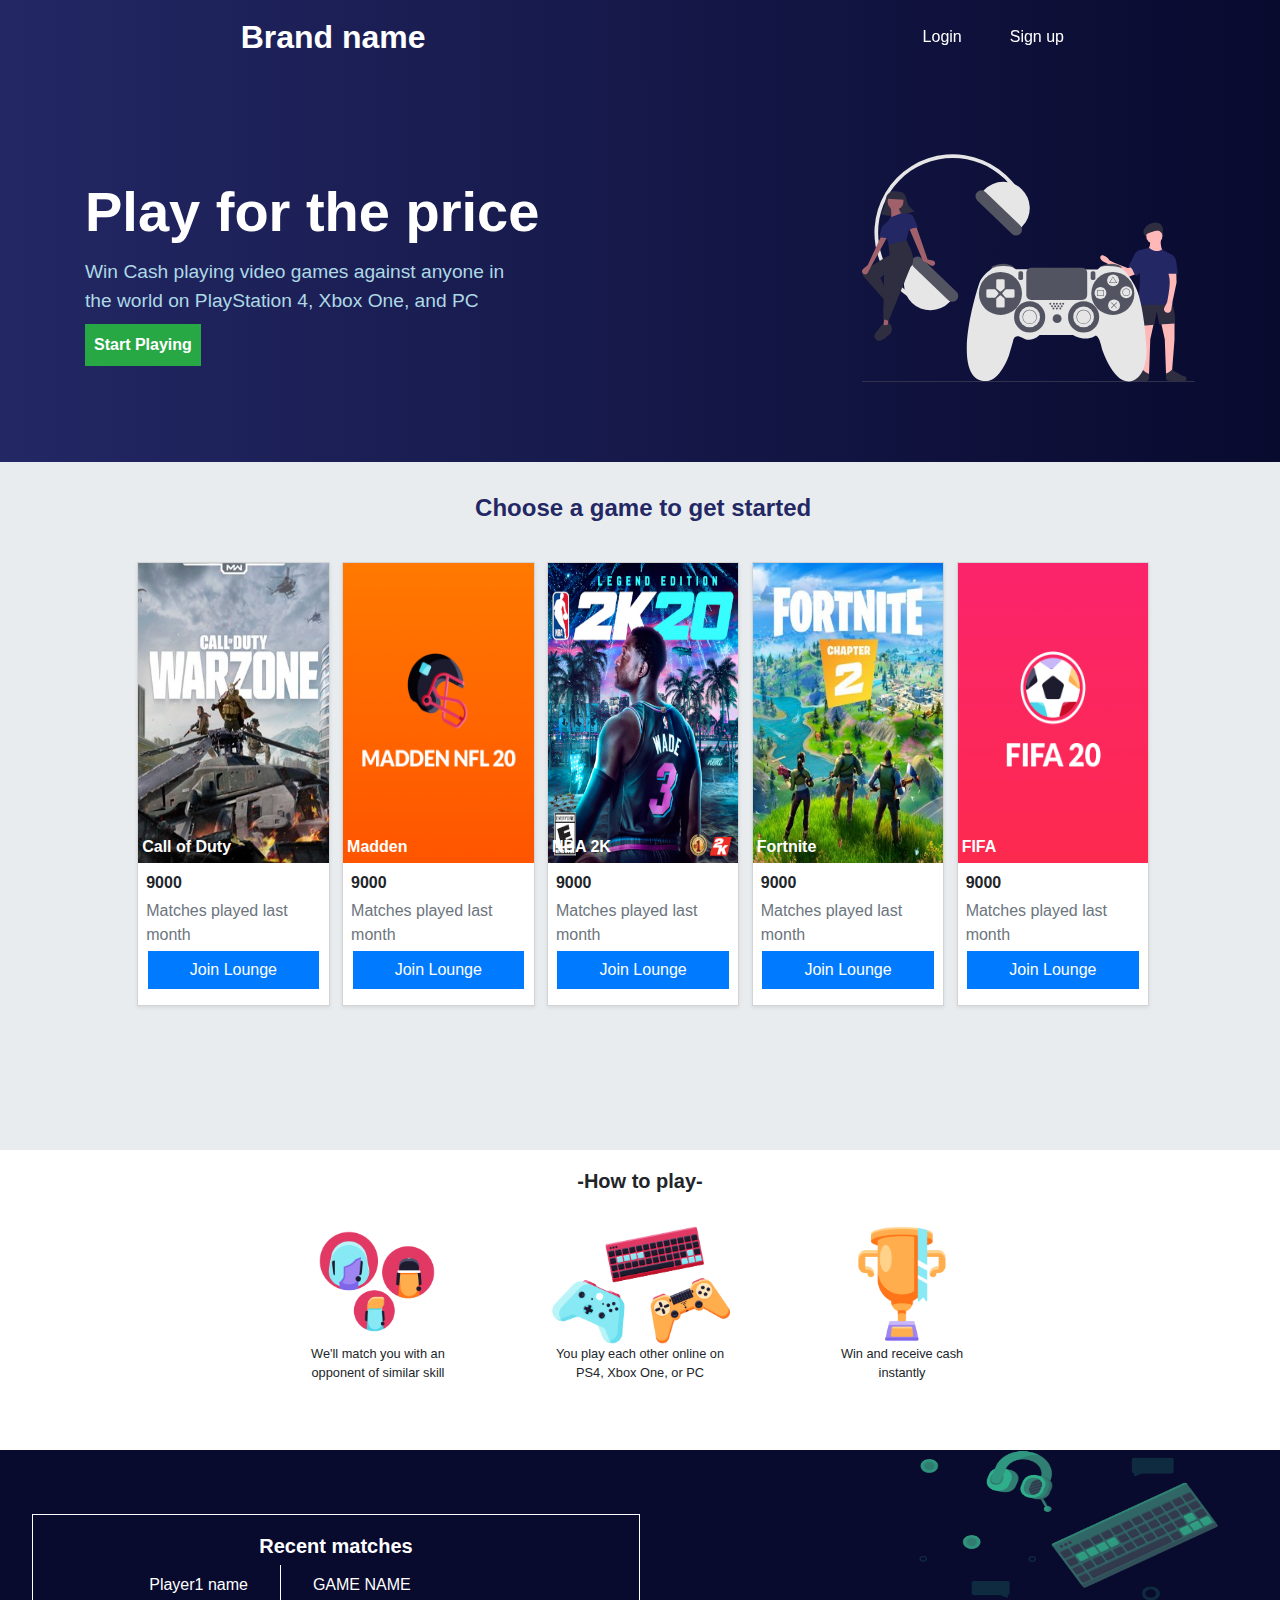
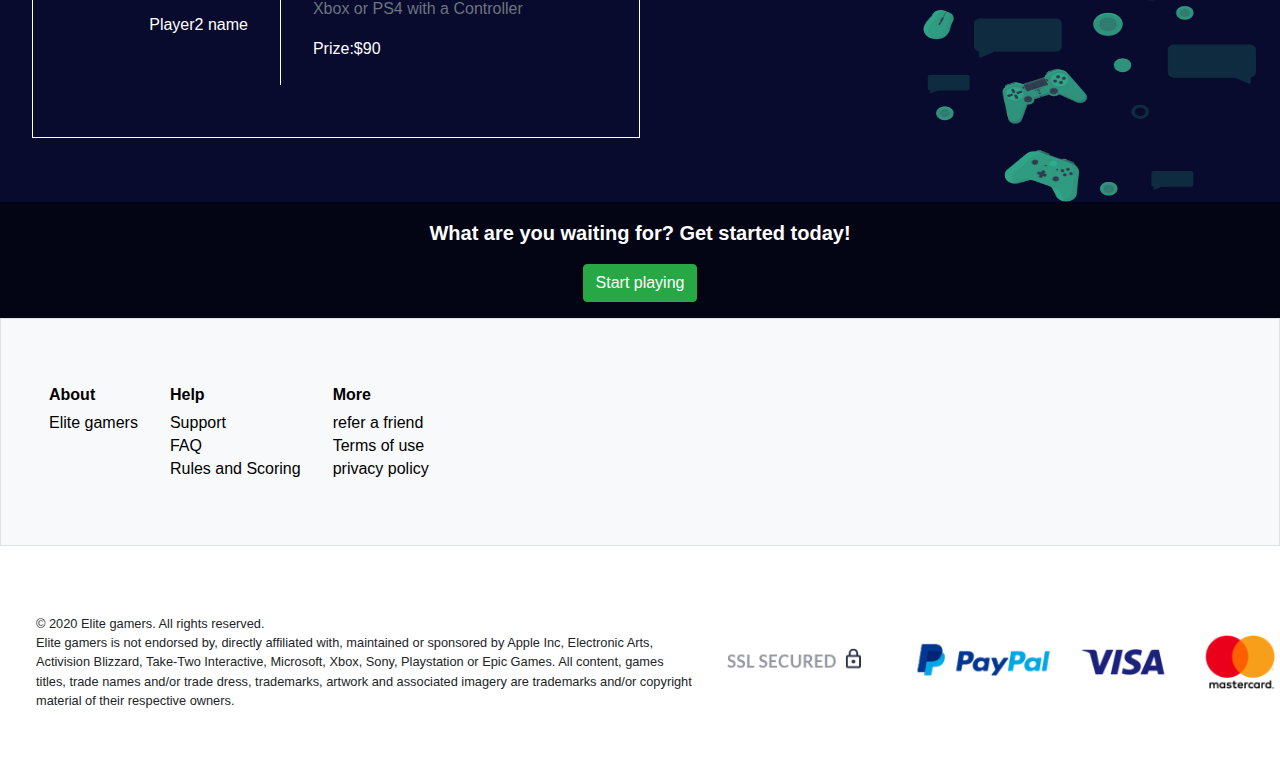
<file: index.html>
<!DOCTYPE html>
<html lang="en">

<head>
    <title>EliteGamers</title>
    <meta charset="UTF-8">
    <meta name="viewport" content="width=device-width, initial-scale=1">
    <meta http-equiv="X-UA-Compatible" content="ie=edge">
    <link href="./bootstrap/css/bootstrap.min.css" rel="stylesheet" type="text/css">
    <link href="./icons/css/fontawesome-all.min.css" rel="stylesheet" type="text/css">
    <link href="./Css/styled.css" rel="stylesheet" type="text/css">
    <!-- <script defer src="./js/jquery-3.4.1.min.js"></script> -->
</head>

<body>
    <nav class="navbar sticky-top navbar-expand-lg navbar-light  top-nav">
        <a class="navbar-brand brand" href="#">Brand name</a>
        <button class="navbar-toggler" onclick="showSideBar()" type="button" data-toggle="collapse"
            data-target="#navbarSupportedContent" aria-controls="navbarSupportedContent" aria-expanded="false"
            aria-label="Toggle navigation">
            <span class="navbar-toggler-icon"></span>
        </button>

        <div class="collapse navbar-collapse shadow-sm" id="navbarSupportedContent">
            <ul class="navbar-nav mr-auto">
                <li class="nav-item mx-3">
                    <a class="nav-link" href="#">Login</a>
                </li>
                <li class="nav-item mx-3">
                    <a class="nav-link" href="#">Sign up</a>
                </li>
            </ul>

        </div>
    </nav>
    <div class="container-fluid bg-white p-0">
        <!-- <div class="jumbotron sticky-top m-0 rounded-0 p-2 top-nav">
            <div class="container d-flex justify-content-between">
                <p class="lead m-0 brand">Brand name</p>
                <div class="d-flex justify-content-center align-items-center">
                    <p class="m-0 mr-sm-5">Sign up</p>
                    <p class="m-0">Log in</p>

                </div>
            </div>
        </div> -->
        <div class="container-fluid p-5 big-area">
            <div class="container bg-transparent">
                <div class="jumbotron bg-transparent p-0 py-5 mb-0 app-detail-con">
                    <p class="lead font-weight-bold m-0 mb-1 app-name">Play for the price</p>
                    <p class="small text-muted m-0 mb-2 app-description">Win Cash playing video games against anyone
                        in the
                        world on PlayStation 4, Xbox One, and PC</p>
                    <button class="btn btn-success p-2 font-weight-bold rounded-0">Start Playing</button>
                </div>
            </div>
        </div>

        <div class="container-fluid second-con p-1">
            <!-- <div class="container"> -->
            <div class="jumbotron bg-transparent p-1">
                <div class="jumbotron bg-transparent p-1 right-list">
                    <div class="jumbotron bg-transparent mb-3 p-3 blue-con">
                        <p class="lead m-0 introducing">Choose a game to get started</p>
                    </div>

                    <div class="jumbotron bg-transparent p-1 large-tile-con">

                        <div class="jumbotron large-tile d-flex flex-column align-items-center shadow-sm p-0">
                            <div
                                class="jumbotron large-tile-img-con tile-img-1 p-1 d-flex align-items-end rounded-0 m-0">
                                <p class="game-title">Call of Duty</p>
                            </div>
                            <div class="game-detail-con">
                                <p class="font-weight-bold mx-2 mt-2 mb-1">9000</p>
                                <P class="m-0 mx-2 mb-1 text-muted">Matches played last month</P>
                            </div>
                            <button class="btn btn-primary rounded-0 mb-3 lounge-btn">Join Lounge</button>

                        </div>
                        <div class="jumbotron large-tile d-flex flex-column align-items-center shadow-sm p-0">
                            <div
                                class="jumbotron large-tile-img-con tile-img-2 p-1 d-flex align-items-end rounded-0 m-0">
                                <p class="game-title">Madden</p>
                            </div>
                            <div class="game-detail-con">
                                <p class="font-weight-bold mx-2 mt-2 mb-1">9000</p>
                                <P class="m-0 mx-2 mb-1 text-muted">Matches played last month</P>
                            </div>
                            <button class="btn btn-primary rounded-0 mb-3 lounge-btn">Join Lounge</button>
                        </div>
                        <div class="jumbotron large-tile d-flex flex-column align-items-center shadow-sm p-0">
                            <div
                                class="jumbotron large-tile-img-con tile-img-3 p-1 d-flex align-items-end rounded-0 m-0">
                                <p class="game-title">NBA 2K</p>
                            </div>
                            <div class="game-detail-con">
                                <p class="font-weight-bold mx-2 mt-2 mb-1">9000</p>
                                <P class="m-0 mx-2 mb-1 text-muted">Matches played last month</P>
                            </div>
                            <button class="btn btn-primary rounded-0 mb-3 lounge-btn">Join Lounge</button>
                        </div>
                        <div class="jumbotron large-tile d-flex flex-column align-items-center shadow-sm p-0">
                            <div
                                class="jumbotron large-tile-img-con tile-img-4 p-1 d-flex align-items-end rounded-0 m-0">
                                <p class="game-title">Fortnite</p>
                            </div>
                            <div class="game-detail-con">
                                <p class="font-weight-bold mx-2 mt-2 mb-1">9000</p>
                                <P class="m-0 mx-2 mb-1 text-muted">Matches played last month</P>
                            </div>
                            <button class="btn btn-primary rounded-0 mb-3 lounge-btn">Join Lounge</button>
                        </div>
                        <div class="jumbotron large-tile d-flex flex-column align-items-center shadow-sm p-0">
                            <div
                                class="jumbotron large-tile-img-con tile-img-5 p-1 d-flex align-items-end rounded-0 m-0">
                                <p class="game-title">FIFA</p>
                            </div>
                            <div class="game-detail-con">
                                <p class="font-weight-bold mx-2 mt-2 mb-1">9000</p>
                                <P class="m-0 mx-2 mb-1 text-muted">Matches played last month</P>
                            </div>
                            <button class="btn btn-primary rounded-0 mb-3 lounge-btn">Join Lounge</button>
                        </div>
                    </div>
                </div>
            </div>
            <!-- </div> -->
        </div>

        <div class="jumbotron bg-white rounded-0 mx-0 p-3">
            <div
                class="jumbotron bg-transparent m-0 mb-4 p-0 d-flex flex-column align-items-center justify-content-center">
                <p class="lead m-0 font-weight-bold">-How to play-</p>
            </div>
            <div class="how-to-con">
                <div class="jumbotron bg-white mb-0 p-1 px-3 rounded-0 how-to-cons">
                    <div class="image-con"><img src="./images/step-1.png" class="img-fluid image-responsive"></div>
                    <p class="small mx-4 text-center">We'll match you with an opponent of similar skill</p>
                </div>
                <div class="jumbotron bg-white mb-0 p-1 px-3 rounded-0 how-to-cons">
                    <div class="image-con"><img src="./images/step-2.png" class="img-fluid image-responsive"></div>
                    <p class="small mx-4 text-center">You play each other online on PS4, Xbox One, or PC</p>
                </div>
                <div class="jumbotron bg-white mb-0 p-1 px-3 rounded-0 how-to-cons">
                    <div class="image-con"><img src="./images/step-3.png" class="img-fluid image-responsive"></div>
                    <p class="small mx-4 text-center">Win and receive cash instantly</p>
                </div>
            </div>
        </div>
        <div class="jumbotron rounded-0 recent-match-con  mx-0 mb-0">
            <div
                class="jumbotron bg-transparent m-0 p-3 rounded-0 d-flex flex-column justify-content-center align-items-center recent-super">
                <p class="lead m-0 text-white font-weight-bold">Recent matches</p>
                <div class="jumbotron col-12 p-1 bg-transparent d-flex justify-content-center">
                    <div class="jumbotron bg-transparent py-2 rounded-0  m-0 recent-left">
                        <ul class="list-group p-0 recent-left-list">
                            <li class="list-group-item mb-3">Player1 name</li>
                            <li class="list-group-item mb-3">Player2 name</li>
                        </ul>
                    </div>
                    <div class="jumbotron bg-transparent py-2 rounded-0 m-0 recent-right">
                        <ul class="list-group recent-right-list">

                            <li class="list-group-item mb-3">
                                <span>GAME NAME</span><br>
                                <span class="text-muted">
                                    Xbox or PS4 with a Controller</span></li>
                            <li class="list-group-item mb-3">Prize:<span>$90</span></li>
                        </ul>
                    </div>
                </div>
            </div>
        </div>
        <div class="jumbotron rounded-0 m-0 what-con p-3 d-flex flex-column justify-content-center align-items-center">
            <p class="lead text-white font-weight-bold">What are you waiting for? Get started today!</p>
            <button class="btn btn-success">Start playing</button>
        </div>
    </div>
    <div
        class="jumbotron bg-transparent rounded-0 mx-0 mb-0 p-0 d-flex flex-column justify-content-center align-items-center">
        <div class="jumbotron bg-light border m-0 rounded-0 f1 d-flex">
            <div class="d-flex justify-content-around f1-inner">
                <div class="jumbotron bg-transparent p-0 m-0 mx-sm-3">
                    <ul class="list-group">
                        <li class="list-group-item font-weight-bold mb-1">About</li>
                        <a href="#" class="list-group-item">Elite gamers</a>
                        <!-- <a href="#" class="list-group-item">Careers</a> -->
                        <!-- <a href="#" class="list-group-item">Press</a> -->
                    </ul>
                </div>
                <div class="jumbotron bg-transparent p-0 m-0 mx-sm-3">
                    <ul class="list-group">
                        <li class="list-group-item font-weight-bold mb-1">Help</li>
                        <a href="#" class="list-group-item">Support</a>
                        <a href="#" class="list-group-item">FAQ</a>
                        <a href="#" class="list-group-item">Rules and Scoring</a>
                    </ul>
                </div>
                <div class="jumbotron bg-transparent p-0 m-0 mx-sm-3">
                    <ul class="list-group">
                        <li class="list-group-item font-weight-bold mb-1">More</li>
                        <a href="#" class="list-group-item">refer a friend</a>
                        <a href="#" class="list-group-item">Terms of use</a>
                        <a href="#" class="list-group-item">privacy policy</a>
                    </ul>
                </div>
            </div>
        </div>
        <div class="jumbotron bg-white f2 m-0 p-1 d-flex justify-content-center align-items-center">
            <div class="jumbotron bg-transparent m-0 disclaimer-con">
                <p class="small m-0">
                    © 2020 Elite gamers. All rights reserved.<br>

                    Elite gamers is not endorsed by, directly affiliated with, maintained or sponsored by Apple Inc,
                    Electronic Arts, Activision Blizzard, Take-Two Interactive, Microsoft, Xbox, Sony, Playstation or
                    Epic
                    Games. All content, games titles, trade names and/or trade dress, trademarks, artwork and associated
                    imagery are trademarks and/or copyright material of their respective owners.</p>
            </div>
            <div class="jumbotron bg-transparent m-0 p-0">
                <img src="./images/payment.png" class="image-responsive img-fluid">
            </div>
        </div>
    </div>

    <script defer src="./js/spine.js"></script>
    <!--Start of Tawk.to Script-->
    <script type="text/javascript">
        var Tawk_API = Tawk_API || {},
            Tawk_LoadStart = new Date();
        (function () {
            var s1 = document.createElement("script"),
                s0 = document.getElementsByTagName("script")[0];
            s1.async = true;
            s1.src = 'https://embed.tawk.to/5ee14d389e5f69442290536d/default';
            s1.charset = 'UTF-8';
            s1.setAttribute('crossorigin', '*');
            s0.parentNode.insertBefore(s1, s0);
        })();
    </script>
    <!--End of Tawk.to Script-->
</body>

</html>
</file>
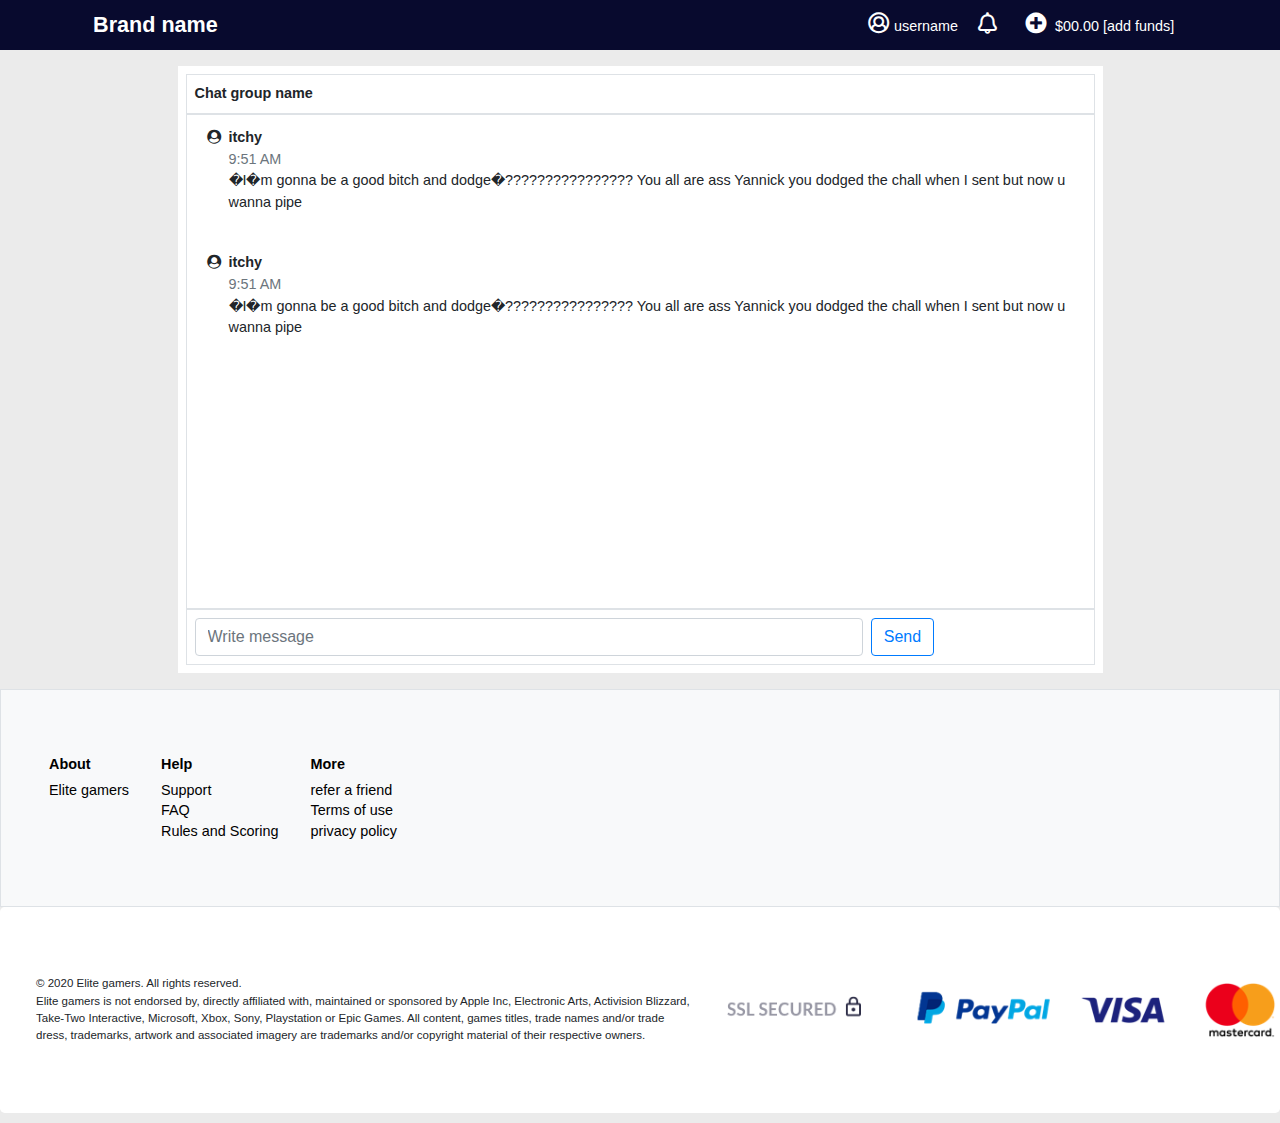
<file: Chat.html>
<!DOCTYPE html>
<html lang="en">

<head>
    <title>EliteGamers</title>
    <meta charset="UTF-8">
    <meta name="viewport" content="width=device-width, initial-scale=1">
    <meta http-equiv="X-UA-Compatible" content="ie=edge">
    <link href="./bootstrap/css/bootstrap.min.css" rel="stylesheet" type="text/css">
    <link href="./icons/css/fontawesome-all.min.css" rel="stylesheet" type="text/css">
    <link href="./Css/styled.css" rel="stylesheet" type="text/css">
    <link href="./Css/lounge.css" rel="stylesheet" type="text/css">
    <script defer src="./js/spine.js"></script>
</head>

<body>
    <div class="jumbotron nav  sticky-top mb-0 low-nav p-1 rounded-0 ">
        <div class="user-cover">
            <a class="navbar-brand brand" href="./matches.html">Brand name</a>

            <div>
                <a class="text-white" href="./profile.html"><i
                        class="fa fa-user-circle mx-sm-1"></i><span>username</span> </a>
                <a class="text-white" href="./notifications.html"><i class="fa fa-bell mx-sm-3"></i></a>
                <a class="text-white" href="./NavBalance.html"><i
                        class="fa fa-plus-circle mx-sm-2"></i><span>$00.00</span>
                    <span class="small">[add
                        funds]</span></a>
            </div>
        </div>
    </div>

    <div class="container d-flex justify-content-center">
        <div class="jumbotron bg-white my-3 p-2 col-10 rounded-0">

            <div class="jumbotron bg-white rounded-0 p-0 m-0">
                <div
                    class="jumbotron bg-white m-0 p-2 rounded-0 border d-flex justify-content-between align-items-center">
                    <p class="font-weight-bold m-0">Chat group name</p>
                </div>
                <div class="jumbotron bg-white m-0 p-0 rounded-0 border chat-body">
                    <ul class="list-group">
                        <li class="list-group-item border-0 d-flex justify-content-start">
                            <div><i class="fa fa-user-circle m-0"></i></div>
                            <div class="mx-2">
                                <p class="m-0 font-weight-bold">itchy</p>
                                <span class="text-muted">9:51 AM</span>
                                <p>
                                    �I�m gonna be a good bitch and dodge�????????????????
                                    You all are ass
                                    Yannick you dodged the chall when I sent but now u wanna pipe
                                </p>
                            </div>
                        </li>

                        <li class="list-group-item border-0 d-flex justify-content-start">
                            <div><i class="fa fa-user-circle m-0"></i></div>
                            <div class="mx-2">
                                <p class="m-0 font-weight-bold">itchy</p>
                                <span class="text-muted">9:51 AM</span>
                                <p>
                                    �I�m gonna be a good bitch and dodge�????????????????
                                    You all are ass
                                    Yannick you dodged the chall when I sent but now u wanna pipe
                                </p>
                            </div>
                        </li>
                    </ul>
                </div>
                <div class="jumbotron bg-white m-0 p-2 rounded-0 border">

                    <form class="form-inline my-2 my-lg-0">
                        <input class="form-control col-9" type="text" placeholder="Write message" aria-label="Search">
                        <button class="btn btn-outline-primary my-2 mx-sm-2 my-sm-0" type="submit">Send</button>
                    </form>
                </div>
            </div>
        </div>



    </div>


    <div
        class="jumbotron bg-transparent rounded-0 mx-0 mb-0 p-0 d-flex flex-column justify-content-center align-items-center">
        <div class="jumbotron bg-light border m-0 rounded-0 f1 d-flex">
            <div class="d-flex justify-content-around f1-inner">
                <div class="jumbotron bg-transparent p-0 m-0 mx-sm-3">
                    <ul class="list-group">
                        <li class="list-group-item font-weight-bold mb-1">About</li>
                        <a href="#" class="list-group-item">Elite gamers</a>
                        <!-- <a href="#" class="list-group-item">Careers</a> -->
                        <!-- <a href="#" class="list-group-item">Press</a> -->
                    </ul>
                </div>
                <div class="jumbotron bg-transparent p-0 m-0 mx-sm-3">
                    <ul class="list-group">
                        <li class="list-group-item font-weight-bold mb-1">Help</li>
                        <a href="#" class="list-group-item">Support</a>
                        <a href="#" class="list-group-item">FAQ</a>
                        <a href="#" class="list-group-item">Rules and Scoring</a>
                    </ul>
                </div>
                <div class="jumbotron bg-transparent p-0 m-0 mx-sm-3">
                    <ul class="list-group">
                        <li class="list-group-item font-weight-bold mb-1">More</li>
                        <a href="#" class="list-group-item">refer a friend</a>
                        <a href="#" class="list-group-item">Terms of use</a>
                        <a href="#" class="list-group-item">privacy policy</a>
                    </ul>
                </div>
            </div>
        </div>
        <div class="jumbotron bg-white f2 m-0 p-1 d-flex justify-content-center align-items-center">
            <div class="jumbotron bg-transparent m-0 disclaimer-con">
                <p class="small m-0">
                    © 2020 Elite gamers. All rights reserved.<br>

                    Elite gamers is not endorsed by, directly affiliated with, maintained or sponsored by Apple Inc,
                    Electronic Arts, Activision Blizzard, Take-Two Interactive, Microsoft, Xbox, Sony, Playstation or
                    Epic
                    Games. All content, games titles, trade names and/or trade dress, trademarks, artwork and
                    associated
                    imagery are trademarks and/or copyright material of their respective owners.</p>
            </div>
            <div class="jumbotron bg-transparent m-0 p-0">
                <img src="./images/payment.png" class="image-responsive img-fluid">
            </div>
        </div>
    </div>
    <!--Start of Tawk.to Script-->
    <script type="text/javascript">
        var Tawk_API = Tawk_API || {},
            Tawk_LoadStart = new Date();
        (function () {
            var s1 = document.createElement("script"),
                s0 = document.getElementsByTagName("script")[0];
            s1.async = true;
            s1.src = 'https://embed.tawk.to/5ee14d389e5f69442290536d/default';
            s1.charset = 'UTF-8';
            s1.setAttribute('crossorigin', '*');
            s0.parentNode.insertBefore(s1, s0);
        })();
    </script>
    <!--End of Tawk.to Script-->

</body>

</html>
</file>
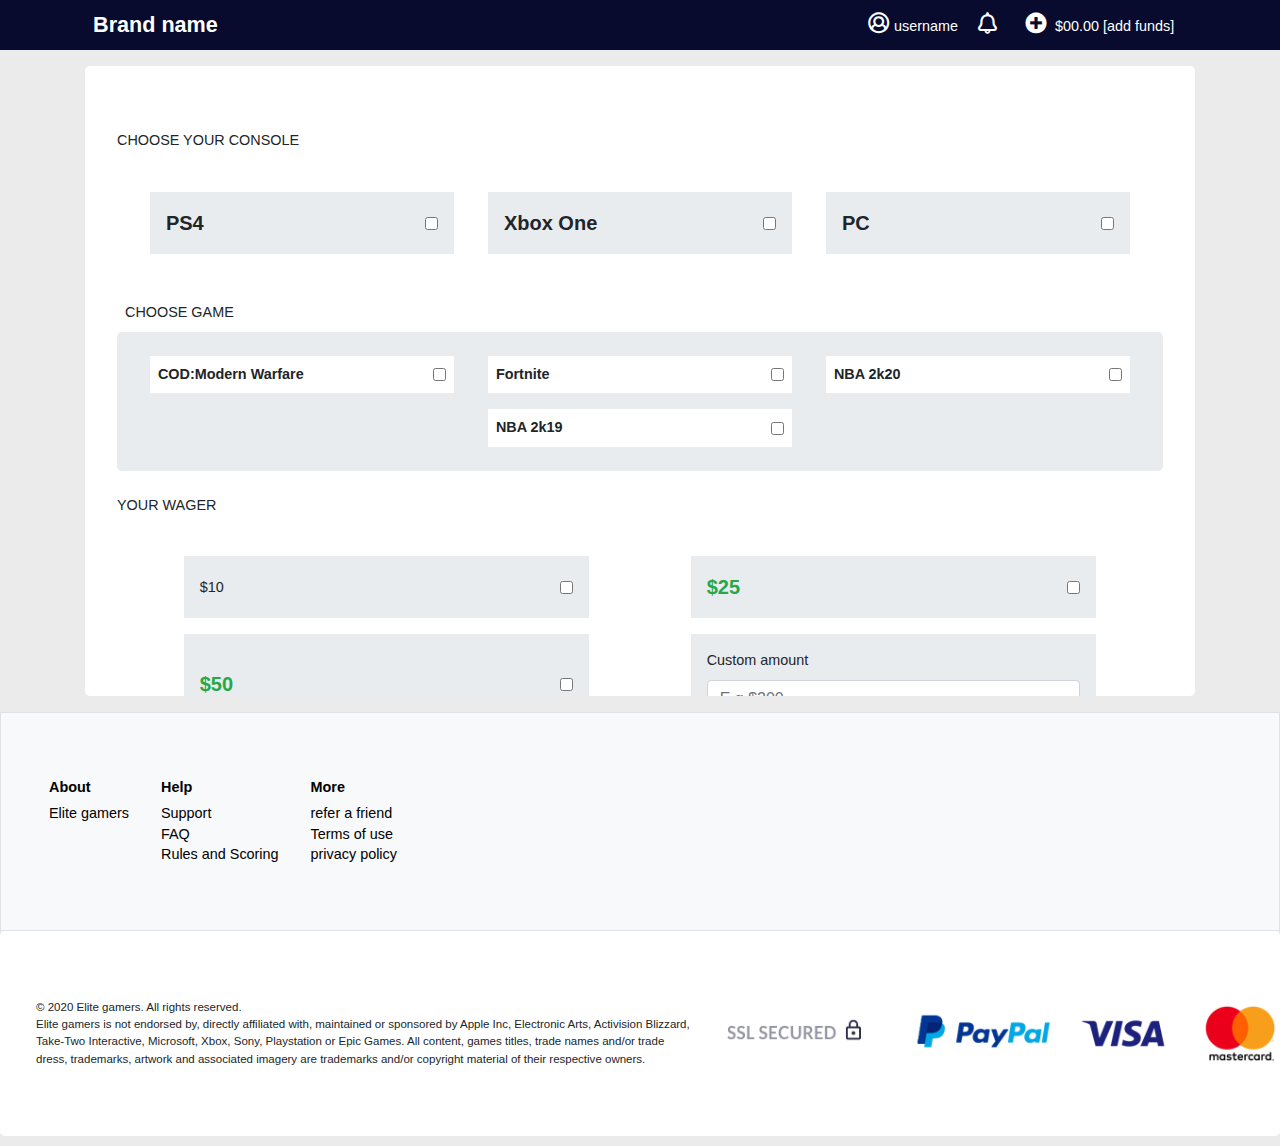
<file: CreateMatch.html>
<!DOCTYPE html>
<html lang="en">

<head>
    <title>EliteGamers</title>
    <meta charset="UTF-8">
    <meta name="viewport" content="width=device-width, initial-scale=1">
    <meta http-equiv="X-UA-Compatible" content="ie=edge">
    <link href="./bootstrap/css/bootstrap.min.css" rel="stylesheet" type="text/css">
    <link href="./icons/css/fontawesome-all.min.css" rel="stylesheet" type="text/css">
    <link href="./Css/styled.css" rel="stylesheet" type="text/css">
    <link href="./Css/lounge.css" rel="stylesheet" type="text/css">
    <script defer src="./js/spine.js"></script>
</head>

<body>
    <div class="jumbotron nav  sticky-top mb-0 low-nav p-1 rounded-0 ">
        <div class="user-cover">
            <a class="navbar-brand brand" href="./matches.html">Brand name</a>

            <div>
                <a class="text-white" href="./profile.html"><i
                        class="fa fa-user-circle mx-sm-1"></i><span>username</span> </a>
                <a class="text-white" href="./notifications.html"><i class="fa fa-bell mx-sm-3"></i></a>
                <a class="text-white" href="./NavBalance.html"><i
                        class="fa fa-plus-circle mx-sm-2"></i><span>$00.00</span>
                    <span class="small">[add
                        funds]</span></a>
            </div>
        </div>
    </div>

    <div class="container">
        <div class=" jumbotron my-3 bg-white create-game-con">
            <p class="text-uppercase">Choose your console</p>
            <div
                class="jumbotron bg-transparent m-0 mb-4 p-3 d-flex flex-wrap justify-content-around align-content-center">
                <div class="jumbotron d-flex  justify-content-between align-items-center console-boxes m-2 p-3">
                    <p class="m-0 lead font-weight-bold">PS4</p>
                    <input class="console-check" type="checkbox" value="option1">
                </div>
                <div class="jumbotron d-flex  justify-content-between align-items-center console-boxes m-2 p-3">
                    <p class="m-0 lead font-weight-bold">Xbox One</p>
                    <input class="console-check" type="checkbox" value="option1">
                </div>
                <div class="jumbotron d-flex  justify-content-between align-items-center console-boxes m-2 p-3">
                    <p class="m-0 lead font-weight-bold">PC</p>
                    <input class="console-check" type="checkbox" value="option1">
                </div>
            </div>

            <p class="text-uppercase m-2">Choose game</p>
            <div class="jumbotron m-0 mb-4 p-3 d-flex flex-wrap justify-content-around align-content-center flex-wrap">
                <div
                    class="jumbotron d-flex justify-content-between align-items-center choose-game-boxes m-2 p-2 bg-white">
                    <p class="m-0 font-weight-bold">COD:Modern Warfare</p>
                    <input class="console-check" type="checkbox" value="option1">
                </div>
                <div
                    class="jumbotron d-flex justify-content-between align-items-center choose-game-boxes m-2 p-2 bg-white">
                    <p class="m-0 font-weight-bold">Fortnite</p>
                    <input class="console-check" type="checkbox" value="option1">
                </div>
                <div
                    class="jumbotron d-flex justify-content-between align-items-center choose-game-boxes m-2 p-2 bg-white">
                    <p class="m-0 font-weight-bold">NBA 2k20</p>
                    <input class="console-check" type="checkbox" value="option1">
                </div>
                <div
                    class="jumbotron d-flex justify-content-between align-items-center choose-game-boxes m-2 p-2 bg-white">
                    <p class="m-0 font-weight-bold">NBA 2k19</p>
                    <input class="console-check" type="checkbox" value="option1">
                </div>
            </div>

            <p class="text-uppercase">your wager</p>
            <div class="jumbotron bg-white m-0 mb-4 p-3 d-flex flex-wrap justify-content-around align-content-center">
                <div class="jumbotron d-flex justify-content-between align-items-center wager-boxes m-2 p-3 >
                    <p class=" m-0 lead text-success font-weight-bold">$10</p>
                    <input class="console-check" type="checkbox" value="option1">
                </div>
                <div class="jumbotron d-flex justify-content-between align-items-center wager-boxes m-2 p-3">
                    <p class="m-0 lead text-success font-weight-bold">$25</p>
                    <input class="console-check" type="checkbox" value="option1">
                </div>
                <div class="jumbotron d-flex justify-content-between align-items-center wager-boxes m-2 p-3">
                    <p class="m-0 lead text-success font-weight-bold">$50</p>
                    <input class="console-check" type="checkbox" value="option1">
                </div>

                <div class="jumbotron wager-boxes m-2 p-3">
                    <label>Custom amount</label>
                    <input class="form-control" type="text" placeholder="E.g $200">
                </div>
            </div>


            <p class="text-uppercase">game rules</p>
            <div class="jumbotron m-0 mb-2 p-3 d-flex flex-wrap justify-content-around align-content-center flex-wrap">

                <div
                    class="jumbotron d-flex flex-column justify-content-between align-items-start choose-game-boxes m-2 p-2 bg-white">
                    <div class="form-group col-12">
                        <label for="exampleFormControlSelect1">Game Mode</label>
                        <select class="form-control" id="exampleFormControlSelect1">
                            <option>Gunfight</option>
                        </select>
                    </div>
                </div>

                <div
                    class="jumbotron d-flex flex-column justify-content-between align-items-start choose-game-boxes m-2 p-2 bg-white">
                    <div class="form-group col-12">
                        <label for="exampleFormControlSelect1">team Size</label>
                        <select class="form-control" id="exampleFormControlSelect1">
                            <option>1v1</option>
                            <option>2v2</option>
                        </select>
                    </div>
                </div>
                <div
                    class="jumbotron d-flex flex-column justify-content-between align-items-start choose-game-boxes m-2 p-2 bg-white">
                    <div class="form-group col-12">
                        <label for="exampleFormControlSelect1">Match Length</label>
                        <select class="form-control" id="exampleFormControlSelect1">
                            <option>Single game</option>
                        </select>
                    </div>
                </div>
            </div>

            <p class="m-2">Custom Rules</p>
            <div class="jumbotron m-0 mb-3 p-1 d-flex justify-content-around align-content-center flex-wrap">
                <form class="col-12">
                    <div class="form-group">
                        <label for="exampleInputEmail1">Email address</label>
                        <input type="text" class="form-control" placeholder="Enter custom game rules here"
                            style="height: 10vh;">
                        <small id="emailHelp" class="form-text text-muted">
                            use the box above to enter custom game rules that will apply to the game
                        </small>
                    </div>

                </form>
            </div>

            <div class="jumbotron bg-transparent m-0 p-0 d-flex justify-content-center align-content-center flex-wrap">
                <p class="text-danger">You do not have enough account balance to pay the entry fee. <a href="#">Click
                        here</a> to deposit
                </p>
            </div>
            <div class="jumbotron bg-transparent p-0 m-0 d-flex justify-content-center align-content-center flex-wrap">
                <button class="btn btn-primary">Create game</button>
            </div>

        </div>



    </div>


    <div
        class="jumbotron bg-transparent rounded-0 mx-0 mb-0 p-0 d-flex flex-column justify-content-center align-items-center">
        <div class="jumbotron bg-light border m-0 rounded-0 f1 d-flex">
            <div class="d-flex justify-content-around f1-inner">
                <div class="jumbotron bg-transparent p-0 m-0 mx-sm-3">
                    <ul class="list-group">
                        <li class="list-group-item font-weight-bold mb-1">About</li>
                        <a href="#" class="list-group-item">Elite gamers</a>
                        <!-- <a href="#" class="list-group-item">Careers</a> -->
                        <!-- <a href="#" class="list-group-item">Press</a> -->
                    </ul>
                </div>
                <div class="jumbotron bg-transparent p-0 m-0 mx-sm-3">
                    <ul class="list-group">
                        <li class="list-group-item font-weight-bold mb-1">Help</li>
                        <a href="#" class="list-group-item">Support</a>
                        <a href="#" class="list-group-item">FAQ</a>
                        <a href="#" class="list-group-item">Rules and Scoring</a>
                    </ul>
                </div>
                <div class="jumbotron bg-transparent p-0 m-0 mx-sm-3">
                    <ul class="list-group">
                        <li class="list-group-item font-weight-bold mb-1">More</li>
                        <a href="#" class="list-group-item">refer a friend</a>
                        <a href="#" class="list-group-item">Terms of use</a>
                        <a href="#" class="list-group-item">privacy policy</a>
                    </ul>
                </div>
            </div>
        </div>
        <div class="jumbotron bg-white f2 m-0 p-1 d-flex justify-content-center align-items-center">
            <div class="jumbotron bg-transparent m-0 disclaimer-con">
                <p class="small m-0">
                    © 2020 Elite gamers. All rights reserved.<br>

                    Elite gamers is not endorsed by, directly affiliated with, maintained or sponsored by Apple Inc,
                    Electronic Arts, Activision Blizzard, Take-Two Interactive, Microsoft, Xbox, Sony, Playstation or
                    Epic
                    Games. All content, games titles, trade names and/or trade dress, trademarks, artwork and
                    associated
                    imagery are trademarks and/or copyright material of their respective owners.</p>
            </div>
            <div class="jumbotron bg-transparent m-0 p-0">
                <img src="./images/payment.png" class="image-responsive img-fluid">
            </div>
        </div>
    </div>
    <!--Start of Tawk.to Script-->
    <script type="text/javascript">
        var Tawk_API = Tawk_API || {},
            Tawk_LoadStart = new Date();
        (function () {
            var s1 = document.createElement("script"),
                s0 = document.getElementsByTagName("script")[0];
            s1.async = true;
            s1.src = 'https://embed.tawk.to/5ee14d389e5f69442290536d/default';
            s1.charset = 'UTF-8';
            s1.setAttribute('crossorigin', '*');
            s0.parentNode.insertBefore(s1, s0);
        })();
    </script>
    <!--End of Tawk.to Script-->

</body>

</html>
</file>
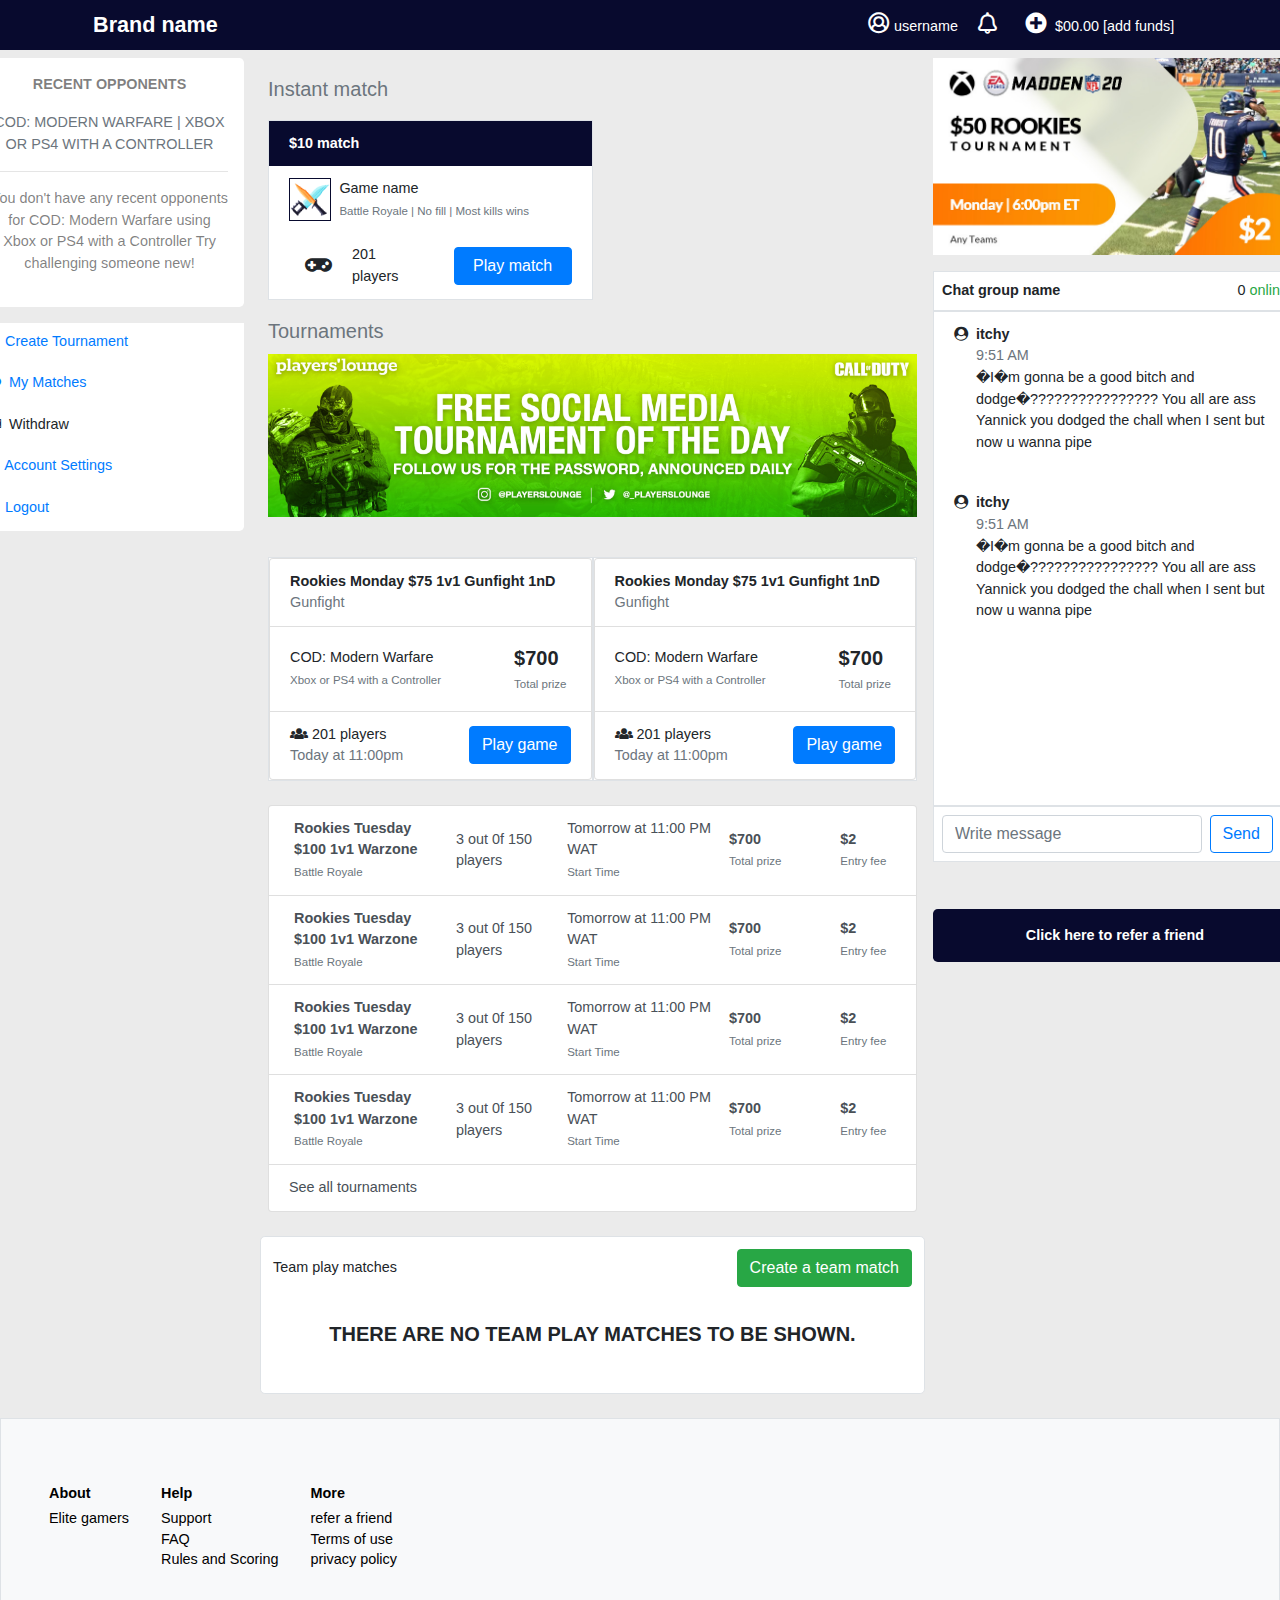
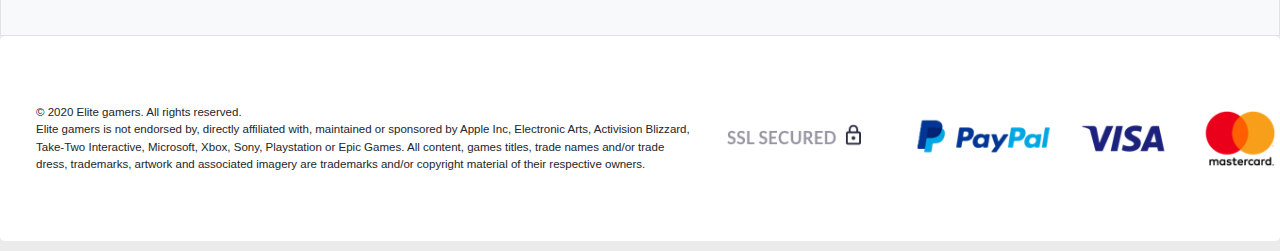
<file: lounge.html>
<!DOCTYPE html>
<html lang="en">

<head>
    <title>EliteGamers</title>
    <meta charset="UTF-8">
    <meta name="viewport" content="width=device-width, initial-scale=1">
    <meta http-equiv="X-UA-Compatible" content="ie=edge">
    <link href="./bootstrap/css/bootstrap.min.css" rel="stylesheet" type="text/css">
    <link href="./icons/css/fontawesome-all.min.css" rel="stylesheet" type="text/css">
    <link href="./Css/styled.css" rel="stylesheet" type="text/css">
    <link href="./Css/lounge.css" rel="stylesheet" type="text/css">
    <script defer src="./js/spine.js"></script>
</head>

<body>
    <div class="jumbotron nav  sticky-top mb-0 low-nav p-1 rounded-0 ">
        <div class="user-cover">
            <a class="navbar-brand brand" href="./matches.html">Brand name</a>

            <div>
                <a class="text-white" href="./profile.html"><i
                        class="fa fa-user-circle mx-sm-1"></i><span>username</span> </a>
                <a class="text-white" href="./notifications.html"><i class="fa fa-bell mx-sm-3"></i></a>
                <a class="text-white" href="./NavBalance.html"><i
                        class="fa fa-plus-circle mx-sm-2"></i><span>$00.00</span>
                    <span class="small">[add
                        funds]</span></a>
            </div>
        </div>
    </div>

    <!-- end of low-nav -->

    <div class="container mb-4 p-0 d-flex justify-content-center">
        <div class="jumbotron bg-transparent p-0 mr-sm-2 col-3 m-0 rounded-0">
            <ul class="list-group p-0">
                <li class="list-group-item bg-transparent border-0 rounded-0 m-0 p-2 text-black-50">
                    <div class="jumbotron bg-white m-0 p-3">
                        <p class=" font-weight-bold text-center">RECENT OPPONENTS</p>
                        <p class="m-0 text-muted text-center"> COD: MODERN WARFARE | XBOX OR PS4 WITH A CONTROLLER</p>
                        <hr>

                        <p class=" text-center">You don't have any recent opponents for COD: Modern Warfare using Xbox
                            or PS4 with a
                            Controller
                            Try challenging someone new!
                        </p>
                    </div>
                </li>
                <li class="list-group-item bg-transparent m-0 border-0 rounded-0 p-2 text-black">
                    <div class="jumbotron bg-white p-0">
                        <ul class="list-group p-0">
                            <a href="./CreateMatch.html" class="list-group-item rounded-0 p-2 mb-1 border-0"><span
                                    class="mr-sm-1"><i class="fa fa-plus-circle"></i></span> Create Tournament</a>

                            <a href="./matches.html" class="list-group-item rounded-0 p-2 mb-1 border-0"><span
                                    class="mr-sm-1"><i class="fa fa-gamepad"></i></span> My Matches</a>
                            <li class="list-group-item rounded-0 p-2 mb-1 border-0"><span class="mr-sm-1"><i
                                        class="fa fa-money-bill-alt"></i></span> Withdraw</li>
                            <a href="./Settings.html" class="list-group-item rounded-0 p-2 mb-1 border-0"><span
                                    class="mr-sm-1"><i class="fa fa-user"></i></span> Account Settings
                            </a>
                            <!-- <li class="list-group-item rounded-0 p-2 mb-1 border-0"><span class="mr-sm-1"><i
                                        class="fa fa-info-circle"></i></span> F.A.Q.</li> -->

                            <!-- <li class="list-group-item rounded-0 p-2 mb-1 border-0"><span class="mr-sm-1"><i
                                        class="fa fa-headphones"></i></span> Support</li> -->
                            <a href="#" class="list-group-item rounded-0 p-2 mb-1 border-0"><span class="mr-sm-1"><i
                                        class="fa fa-sign-out-alt"></i></span> Logout
                            </a>
                        </ul>
                    </div>
                </li>
            </ul>

        </div>
        <div class="jumbotron col-7 p-0 bg-transparent border-0 m-0 rounded-0">
            <div class="jumbotron bg-transparent rounded-0 mb-2 p-2">
                <p class="text-muted my-3 lead">Instant match</p>
                <div class="jumbotron bg-white border rounded-0 border instant-match-con m-0 p-0">
                    <ul class="list-group">
                        <li class="list-group-item instant-list-head">
                            <p class=" m-0 font-weight-bold">$10 match</p>
                        </li>
                        <li class="list-group-item">
                            <div class="jumbotron bg-transparent p-0 m-0 instant-match-badge">
                                <img class="img-fluid" src="./images/cod.png">
                            </div>
                            <p class="m-0 mb-0 mx-sm-2 ">Game name<br><span class="small text-muted">
                                    Battle Royale | No fill | Most kills wins</span></p>
                        </li>
                        <li class="list-group-item"><i class="fa fa-gamepad mx-sm-3"></i>
                            <p class="m-0 mx-1"><span>201 players</span></p>
                            <div class="col-5 p-0 m-0 ml-5"> <a href="./Tournament_detail.html"
                                    class="btn btn-primary col-12 m-0">Play
                                    match</a></div>

                        </li>
                    </ul>
                </div>
            </div>
            <p class="text-muted mb-2 mx-2 lead">Tournaments</p>
            <div class="jumbotron mx-2 p-0 d-flex justify-content-center rounded-0 bg-transparent large-ad">
                <img class="img-fluid image-responsive" src="./images/banner-1590810250.jpg">
            </div>

            <div class="jumbotron bg-transparent rounded-0 mb-2 p-2 d-flex justify-content-between align-items-center">

                <div class="jumbotron bg-white border rounded-0 border tournament-box m-0 p-0">
                    <ul class="list-group">
                        <li class="list-group-item ">
                            <p class="m-0 font-weight-bold">Rookies Monday $75 1v1 Gunfight 1nD
                            </p><span class="text-muted">Gunfight</span>
                        </li>
                        <li class="list-group-item d-flex justify-content-between align-items-center">
                            <div>
                                <p class="m-0 mb-0">COD: Modern Warfare</p><span class="small text-muted">
                                    Xbox or PS4 with a Controller
                                </span>
                            </div>
                            <div class="jumbotron bg-transparent m-0 p-1">
                                <p class="m-0 lead font-weight-bold">$700</p><span class="small text-muted">
                                    Total prize</span>
                            </div>
                        </li>
                        <li class="list-group-item d-flex justify-content-between align-items-center">
                            <div>
                                <p class="m-0"><i class="fa fa-users mr-sm-1"></i><span>201 players</span></p>
                                <span class="text-muted">Today at 11:00pm</span>
                            </div>
                            <a href="./Tournament_detail.html" class="btn btn-primary">Play game</a>
                        </li>

                    </ul>
                </div>

                <div class="jumbotron bg-white border rounded-0 border tournament-box m-0 p-0">
                    <ul class="list-group">
                        <li class="list-group-item ">
                            <p class="m-0 font-weight-bold">Rookies Monday $75 1v1 Gunfight 1nD
                            </p><span class="text-muted">Gunfight</span>
                        </li>
                        <li class="list-group-item d-flex justify-content-between align-items-center">
                            <div>
                                <p class="m-0 mb-0">COD: Modern Warfare</p><span class="small text-muted">
                                    Xbox or PS4 with a Controller
                                </span>
                            </div>
                            <div class="jumbotron bg-transparent m-0 p-1">
                                <p class="m-0 lead font-weight-bold">$700</p><span class="small text-muted">
                                    Total prize</span>
                            </div>
                        </li>
                        <li class="list-group-item d-flex justify-content-between align-items-center">
                            <div>
                                <p class="m-0"><i class="fa fa-users mr-sm-1"></i><span>201 players</span></p>
                                <span class="text-muted">Today at 11:00pm</span>
                            </div>
                            <a href="./Tournament_detail.html" class="btn btn-primary">Play game</a>
                        </li>

                    </ul>
                </div>

            </div>

            <div class="jumbotron bg-transparent rounded-0 col-12 m-0 p-0">
                <div
                    class="jumbotron bg-transparent d-flex flex-column align-items-center justify-content-center rounded-0 m-0 p-0">


                    <div class="jumbotron bg-transparent col-12 m-0 mb-3 p-2 rounded-0 ">
                        <div class="list-group">
                            <a href="./Tournament_detail.html"
                                class="list-group-item list-group-item-action d-flex justify-content-around align-items-center">
                                <div class="jumbotron bg-transparent p-0 col-3 m-0">
                                    <p class="m-0 font-weight-bold">Rookies Tuesday $100 1v1 Warzone</p>
                                    <span class="text-muted small">
                                        Battle Royale</span>
                                </div>
                                <div class="jumbotron bg-transparent p-0 col-2 m-0">
                                    <p class="m-0">3 out 0f 150 players</p>
                                </div>
                                <div class="jumbotron bg-transparent p-0 col-3 m-0">
                                    <p class="m-0">
                                        Tomorrow at 11:00 PM WAT
                                    </p>
                                    <span class="text-muted small"> Start Time</span>
                                </div>
                                <div class="jumbotron bg-transparent p-0 col-2 m-0">
                                    <p class="m-0 font-weight-bold">$700</p><span class="small text-muted">
                                        Total prize</span>
                                </div>
                                <div class="jumbotron bg-transparent p-0 col-1 m-0">
                                    <p class="m-0 font-weight-bold">$2</p><span class="small text-muted">
                                        Entry fee</span>
                                </div>
                            </a>
                            <a href="./Tournament_detail.html"
                                class="list-group-item list-group-item-action d-flex justify-content-around align-items-center">
                                <div class="jumbotron bg-transparent p-0 col-3 m-0">
                                    <p class="m-0 font-weight-bold">Rookies Tuesday $100 1v1 Warzone</p>
                                    <span class="text-muted small">
                                        Battle Royale</span>
                                </div>
                                <div class="jumbotron bg-transparent p-0 col-2 m-0">
                                    <p class="m-0">3 out 0f 150 players</p>
                                </div>
                                <div class="jumbotron bg-transparent p-0 col-3 m-0">
                                    <p class="m-0">
                                        Tomorrow at 11:00 PM WAT
                                    </p>
                                    <span class="text-muted small"> Start Time</span>
                                </div>
                                <div class="jumbotron bg-transparent p-0 col-2 m-0">
                                    <p class="m-0 font-weight-bold">$700</p><span class="small text-muted">
                                        Total prize</span>
                                </div>
                                <div class="jumbotron bg-transparent p-0 col-1 m-0">
                                    <p class="m-0 font-weight-bold">$2</p><span class="small text-muted">
                                        Entry fee</span>
                                </div>
                            </a>
                            <a href="./Tournament_detail.html"
                                class="list-group-item list-group-item-action d-flex justify-content-around align-items-center">
                                <div class="jumbotron bg-transparent p-0 col-3 m-0">
                                    <p class="m-0 font-weight-bold">Rookies Tuesday $100 1v1 Warzone</p>
                                    <span class="text-muted small">
                                        Battle Royale</span>
                                </div>
                                <div class="jumbotron bg-transparent p-0 col-2 m-0">
                                    <p class="m-0">3 out 0f 150 players</p>
                                </div>
                                <div class="jumbotron bg-transparent p-0 col-3 m-0">
                                    <p class="m-0">
                                        Tomorrow at 11:00 PM WAT
                                    </p>
                                    <span class="text-muted small"> Start Time</span>
                                </div>
                                <div class="jumbotron bg-transparent p-0 col-2 m-0">
                                    <p class="m-0 font-weight-bold">$700</p><span class="small text-muted">
                                        Total prize</span>
                                </div>
                                <div class="jumbotron bg-transparent p-0 col-1 m-0">
                                    <p class="m-0 font-weight-bold">$2</p><span class="small text-muted">
                                        Entry fee</span>
                                </div>
                            </a>
                            <a href="#"
                                class="list-group-item list-group-item-action d-flex justify-content-around align-items-center">
                                <div class="jumbotron bg-transparent p-0 col-3 m-0">
                                    <p class="m-0 font-weight-bold">Rookies Tuesday $100 1v1 Warzone</p>
                                    <span class="text-muted small">
                                        Battle Royale</span>
                                </div>
                                <div class="jumbotron bg-transparent p-0 col-2 m-0">
                                    <p class="m-0">3 out 0f 150 players</p>
                                </div>
                                <div class="jumbotron bg-transparent p-0 col-3 m-0">
                                    <p class="m-0">
                                        Tomorrow at 11:00 PM WAT
                                    </p>
                                    <span class="text-muted small"> Start Time</span>
                                </div>
                                <div class="jumbotron bg-transparent p-0 col-2 m-0">
                                    <p class="m-0 font-weight-bold">$700</p><span class="small text-muted">
                                        Total prize</span>
                                </div>
                                <div class="jumbotron bg-transparent p-0 col-1 m-0">
                                    <p class="m-0 font-weight-bold">$2</p><span class="small text-muted">
                                        Entry fee</span>
                                </div>
                            </a>

                            <a href="#"
                                class="list-group-item list-group-item-action d-flex justify-content-start align-items-center">
                                See all tournaments
                            </a>
                        </div>
                    </div>

                </div>

                <div class="jumbotron bg-white border p-1 m-0">
                    <div class="jumbotron bg-transparent p-2 m-0 d-flex justify-content-between align-items-center">
                        <p class="m-0">Team play matches</p><a href="./CreateMatch.html"><button
                                class="btn btn-success lead">Create a team
                                match</button></a>
                    </div>
                    <div class="jumbotron bg-transparent p-4 m-0">
                        <p class="lead font-weight-bold text-center">THERE ARE NO TEAM PLAY MATCHES TO BE SHOWN.</p>
                    </div>
                </div>
            </div>
        </div>
        <div class="jumbotron bg-transparent p-0 mr-sm-2 col-4 m-0 rounded-0">
            <ul class="list-group p-0">

                <li class="list-group-item bg-transparent border-0 m-0 p-2 text-black-50">
                    <div class="jumbotron bg-white p-0 m-0">
                        <img class="img-fluid" src="./images/carousel-1589186257">
                    </div>
                </li>
                <li class="list-group-item bg-transparent border-0 rounded-0 p-2">
                    <div class="jumbotron bg-white rounded-0 p-0">
                        <div
                            class="jumbotron bg-white m-0 p-2 rounded-0 border d-flex justify-content-between align-items-center">
                            <p class="font-weight-bold m-0">Chat group name</p>
                            <p class="m-0">0 <span class="text-success">online</span></p>
                        </div>
                        <div class="jumbotron bg-white m-0 p-0 rounded-0 border chat-body">
                            <ul class="list-group">
                                <li class="list-group-item border-0 d-flex justify-content-start">
                                    <div><i class="fa fa-user-circle m-0"></i></div>
                                    <div class="mx-2">
                                        <p class="m-0 font-weight-bold">itchy</p>
                                        <span class="text-muted">9:51 AM</span>
                                        <p>
                                            �I�m gonna be a good bitch and dodge�????????????????
                                            You all are ass
                                            Yannick you dodged the chall when I sent but now u wanna pipe
                                        </p>
                                    </div>
                                </li>

                                <li class="list-group-item border-0 d-flex justify-content-start">
                                    <div><i class="fa fa-user-circle m-0"></i></div>
                                    <div class="mx-2">
                                        <p class="m-0 font-weight-bold">itchy</p>
                                        <span class="text-muted">9:51 AM</span>
                                        <p>
                                            �I�m gonna be a good bitch and dodge�????????????????
                                            You all are ass
                                            Yannick you dodged the chall when I sent but now u wanna pipe
                                        </p>
                                    </div>
                                </li>
                            </ul>
                        </div>
                        <div class="jumbotron bg-white m-0 p-2 rounded-0 border">

                            <form class="form-inline my-2 my-lg-0">
                                <input class="form-control col-9" type="text" placeholder="Write message"
                                    aria-label="Search">
                                <button class="btn btn-outline-primary my-2 mx-sm-2 my-sm-0" type="submit">Send</button>
                            </form>
                        </div>
                    </div>
                </li>

                <a href="#" class="list-group-item  bg-transparent border-0 mb-0 rounded-0 p-2 text-black-50">
                    <div class="jumbotron accent m-0 p-3 d-flex justify-content-center">
                        <p class="font-weight-bold m-0 text-white">
                            Click here to refer a friend</p>
                    </div>
                </a>
            </ul>

        </div>
    </div>

    <div
        class="jumbotron bg-transparent rounded-0 mx-0 mb-0 p-0 d-flex flex-column justify-content-center align-items-center">
        <div class="jumbotron bg-light border m-0 rounded-0 f1 d-flex">
            <div class="d-flex justify-content-around f1-inner">
                <div class="jumbotron bg-transparent p-0 m-0 mx-sm-3">
                    <ul class="list-group">
                        <li class="list-group-item font-weight-bold mb-1">About</li>
                        <a href="#" class="list-group-item">Elite gamers</a>
                        <!-- <a href="#" class="list-group-item">Careers</a> -->
                        <!-- <a href="#" class="list-group-item">Press</a> -->
                    </ul>
                </div>
                <div class="jumbotron bg-transparent p-0 m-0 mx-sm-3">
                    <ul class="list-group">
                        <li class="list-group-item font-weight-bold mb-1">Help</li>
                        <a href="#" class="list-group-item">Support</a>
                        <a href="#" class="list-group-item">FAQ</a>
                        <a href="#" class="list-group-item">Rules and Scoring</a>
                    </ul>
                </div>
                <div class="jumbotron bg-transparent p-0 m-0 mx-sm-3">
                    <ul class="list-group">
                        <li class="list-group-item font-weight-bold mb-1">More</li>
                        <a href="#" class="list-group-item">refer a friend</a>
                        <a href="#" class="list-group-item">Terms of use</a>
                        <a href="#" class="list-group-item">privacy policy</a>
                    </ul>
                </div>
            </div>
        </div>
        <div class="jumbotron bg-white f2 m-0 p-1 d-flex justify-content-center align-items-center">
            <div class="jumbotron bg-transparent m-0 disclaimer-con">
                <p class="small m-0">
                    © 2020 Elite gamers. All rights reserved.<br>

                    Elite gamers is not endorsed by, directly affiliated with, maintained or sponsored by Apple Inc,
                    Electronic Arts, Activision Blizzard, Take-Two Interactive, Microsoft, Xbox, Sony, Playstation or
                    Epic
                    Games. All content, games titles, trade names and/or trade dress, trademarks, artwork and associated
                    imagery are trademarks and/or copyright material of their respective owners.</p>
            </div>
            <div class="jumbotron bg-transparent m-0 p-0">
                <img src="./images/payment.png" class="image-responsive img-fluid">
            </div>
        </div>
    </div>
    <!--Start of Tawk.to Script-->
    <script type="text/javascript">
        var Tawk_API = Tawk_API || {},
            Tawk_LoadStart = new Date();
        (function () {
            var s1 = document.createElement("script"),
                s0 = document.getElementsByTagName("script")[0];
            s1.async = true;
            s1.src = 'https://embed.tawk.to/5ee14d389e5f69442290536d/default';
            s1.charset = 'UTF-8';
            s1.setAttribute('crossorigin', '*');
            s0.parentNode.insertBefore(s1, s0);
        })();
    </script>
    <!--End of Tawk.to Script-->
</body>

</html>
</file>
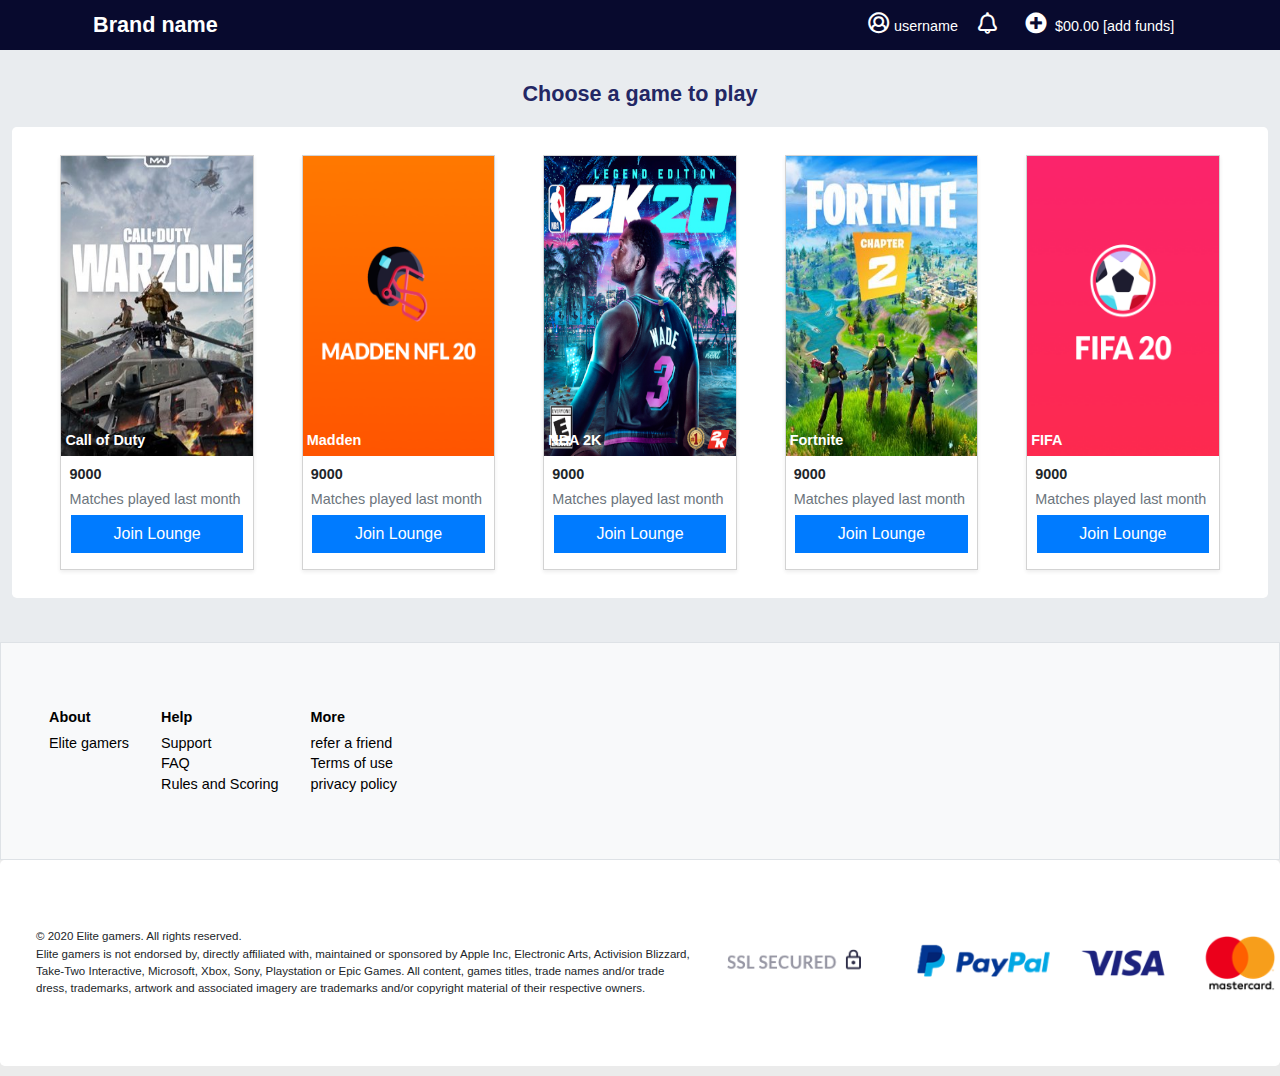
<file: matches.html>
<!DOCTYPE html>
<html lang="en">

<head>
    <title>EliteGamers</title>
    <meta charset="UTF-8">
    <meta name="viewport" content="width=device-width, initial-scale=1">
    <meta http-equiv="X-UA-Compatible" content="ie=edge">
    <link href="./bootstrap/css/bootstrap.min.css" rel="stylesheet" type="text/css">
    <link href="./icons/css/fontawesome-all.min.css" rel="stylesheet" type="text/css">
    <link href="./Css/styled.css" rel="stylesheet" type="text/css">
    <link href="./Css/lounge.css" rel="stylesheet" type="text/css">
    <!-- <script defer src="./js/jquery-3.4.1.min.js"></script> -->
</head>

<body>
    <div class="jumbotron nav  sticky-top mb-0 low-nav p-1 rounded-0 ">
        <div class="user-cover">
            <a class="navbar-brand brand" href="./matches.html">Brand name</a>

            <div>
                <a class="text-white" href="./profile.html"><i
                        class="fa fa-user-circle mx-sm-1"></i><span>username</span> </a>
                <a class="text-white" href="./notifications.html"><i class="fa fa-bell mx-sm-3"></i></a>
                <a class="text-white" href="./NavBalance.html"><i
                        class="fa fa-plus-circle mx-sm-2"></i><span>$00.00</span>
                    <span class="small">[add
                        funds]</span></a>
            </div>
        </div>
    </div>
    <div class="container-fluid bg-white p-0">
        <!-- <div class="jumbotron sticky-top m-0 rounded-0 p-2 top-nav">
            <div class="container d-flex justify-content-between">
                <p class="lead m-0 brand">Brand name</p>
                <div class="d-flex justify-content-center align-items-center">
                    <p class="m-0 mr-sm-5">Sign up</p>
                    <p class="m-0">Log in</p>

                </div>
            </div>
        </div> -->
        <div class="container-fluid second-con p-1">
            <!-- <div class="container"> -->
            <div class="jumbotron bg-transparent p-1">
                <div class="jumbotron bg-transparent m-0 p-1 right-list">
                    <div class="jumbotron bg-transparent mb-0 p-3 blue-con">
                        <p class="lead m-0 introducing">Choose a game to play</p>
                    </div>

                    <div class="jumbotron bg-white m-0 p-1 large-tile-con">

                        <div class="jumbotron m-4 large-tile d-flex flex-column align-items-center shadow-sm p-0">
                            <div
                                class="jumbotron large-tile-img-con tile-img-1 p-1 d-flex align-items-end rounded-0 m-0">
                                <p class="game-title">Call of Duty</p>
                            </div>
                            <div class="game-detail-con">
                                <p class="font-weight-bold mx-2 mt-2 mb-1">9000</p>
                                <P class="m-0 mx-2 mb-1 text-muted">Matches played last month</P>
                            </div>
                            <a href="./lounge.html" class="btn btn-primary rounded-0 mb-3 lounge-btn">Join
                                Lounge</a>

                        </div>
                        <div class="jumbotron m-4 large-tile d-flex flex-column align-items-center shadow-sm p-0">
                            <div
                                class="jumbotron large-tile-img-con tile-img-2 p-1 d-flex align-items-end rounded-0 m-0">
                                <p class="game-title">Madden</p>
                            </div>
                            <div class="game-detail-con">
                                <p class="font-weight-bold mx-2 mt-2 mb-1">9000</p>
                                <P class="m-0 mx-2 mb-1 text-muted">Matches played last month</P>
                            </div>
                            <a href="./lounge.html" class="btn btn-primary rounded-0 mb-3 lounge-btn">Join
                                Lounge</a>
                        </div>
                        <div class="jumbotron m-4 large-tile d-flex flex-column align-items-center shadow-sm p-0">
                            <div
                                class="jumbotron large-tile-img-con tile-img-3 p-1 d-flex align-items-end rounded-0 m-0">
                                <p class="game-title">NBA 2K</p>
                            </div>
                            <div class="game-detail-con">
                                <p class="font-weight-bold mx-2 mt-2 mb-1">9000</p>
                                <P class="m-0 mx-2 mb-1 text-muted">Matches played last month</P>
                            </div>
                            <a href="./lounge.html" class="btn btn-primary rounded-0 mb-3 lounge-btn">Join
                                Lounge</a>
                        </div>
                        <div class="jumbotron m-4 large-tile d-flex flex-column align-items-center shadow-sm p-0">
                            <div
                                class="jumbotron large-tile-img-con tile-img-4 p-1 d-flex align-items-end rounded-0 m-0">
                                <p class="game-title">Fortnite</p>
                            </div>
                            <div class="game-detail-con">
                                <p class="font-weight-bold mx-2 mt-2 mb-1">9000</p>
                                <P class="m-0 mx-2 mb-1 text-muted">Matches played last month</P>
                            </div>
                            <a href="./lounge.html" class="btn btn-primary rounded-0 mb-3 lounge-btn">Join
                                Lounge</a>
                        </div>
                        <div class="jumbotron m-4 large-tile d-flex flex-column align-items-center shadow-sm p-0">
                            <div
                                class="jumbotron large-tile-img-con tile-img-5 p-1 d-flex align-items-end rounded-0 m-0">
                                <p class="game-title">FIFA</p>
                            </div>
                            <div class="game-detail-con">
                                <p class="font-weight-bold mx-2 mt-2 mb-1">9000</p>
                                <P class="m-0 mx-2 mb-1 text-muted">Matches played last month</P>
                            </div>
                            <a href="./lounge.html" class="btn btn-primary rounded-0 mb-3 lounge-btn">Join
                                Lounge</a>
                        </div>
                    </div>
                </div>
            </div>
            <!-- </div> -->
        </div>

    </div>
    <div
        class="jumbotron bg-transparent rounded-0 mx-0 mb-0 p-0 d-flex flex-column justify-content-center align-items-center">
        <div class="jumbotron bg-light border m-0 rounded-0 f1 d-flex">
            <div class="d-flex justify-content-around f1-inner">
                <div class="jumbotron bg-transparent p-0 m-0 mx-sm-3">
                    <ul class="list-group">
                        <li class="list-group-item font-weight-bold mb-1">About</li>
                        <a href="#" class="list-group-item">Elite gamers</a>
                        <!-- <a href="#" class="list-group-item">Careers</a> -->
                        <!-- <a href="#" class="list-group-item">Press</a> -->
                    </ul>
                </div>
                <div class="jumbotron bg-transparent p-0 m-0 mx-sm-3">
                    <ul class="list-group">
                        <li class="list-group-item font-weight-bold mb-1">Help</li>
                        <a href="#" class="list-group-item">Support</a>
                        <a href="#" class="list-group-item">FAQ</a>
                        <a href="#" class="list-group-item">Rules and Scoring</a>
                    </ul>
                </div>
                <div class="jumbotron bg-transparent p-0 m-0 mx-sm-3">
                    <ul class="list-group">
                        <li class="list-group-item font-weight-bold mb-1">More</li>
                        <a href="#" class="list-group-item">refer a friend</a>
                        <a href="#" class="list-group-item">Terms of use</a>
                        <a href="#" class="list-group-item">privacy policy</a>
                    </ul>
                </div>
            </div>
        </div>
        <div class="jumbotron bg-white f2 m-0 p-1 d-flex justify-content-center align-items-center">
            <div class="jumbotron bg-transparent m-0 disclaimer-con">
                <p class="small m-0">
                    © 2020 Elite gamers. All rights reserved.<br>

                    Elite gamers is not endorsed by, directly affiliated with, maintained or sponsored by Apple Inc,
                    Electronic Arts, Activision Blizzard, Take-Two Interactive, Microsoft, Xbox, Sony, Playstation or
                    Epic
                    Games. All content, games titles, trade names and/or trade dress, trademarks, artwork and
                    associated
                    imagery are trademarks and/or copyright material of their respective owners.</p>
            </div>
            <div class="jumbotron bg-transparent m-0 p-0">
                <img src="./images/payment.png" class="image-responsive img-fluid">
            </div>
        </div>
    </div>

    <script defer src="./js/spine.js"></script>
    <!--Start of Tawk.to Script-->
    <script type="text/javascript">
        var Tawk_API = Tawk_API || {},
            Tawk_LoadStart = new Date();
        (function () {
            var s1 = document.createElement("script"),
                s0 = document.getElementsByTagName("script")[0];
            s1.async = true;
            s1.src = 'https://embed.tawk.to/5ee14d389e5f69442290536d/default';
            s1.charset = 'UTF-8';
            s1.setAttribute('crossorigin', '*');
            s0.parentNode.insertBefore(s1, s0);
        })();
    </script>
    <!--End of Tawk.to Script-->
</body>

</html>
</file>
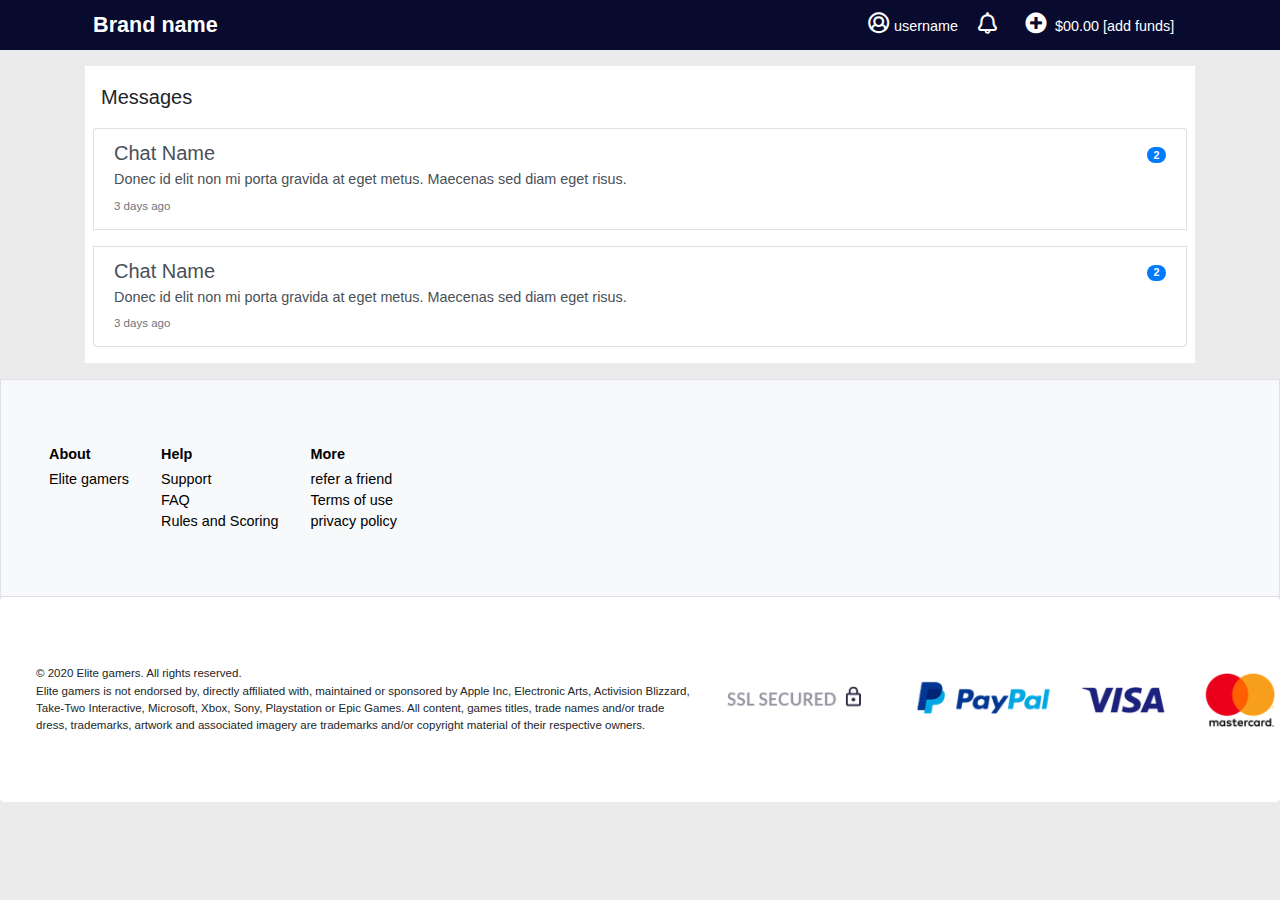
<file: Messages.html>
<!DOCTYPE html>
<html lang="en">

<head>
    <title>EliteGamers</title>
    <meta charset="UTF-8">
    <meta name="viewport" content="width=device-width, initial-scale=1">
    <meta http-equiv="X-UA-Compatible" content="ie=edge">
    <link href="./bootstrap/css/bootstrap.min.css" rel="stylesheet" type="text/css">
    <link href="./icons/css/fontawesome-all.min.css" rel="stylesheet" type="text/css">
    <link href="./Css/styled.css" rel="stylesheet" type="text/css">
    <link href="./Css/lounge.css" rel="stylesheet" type="text/css">
    <script defer src="./js/spine.js"></script>
</head>

<body>
    <div class="jumbotron nav  sticky-top mb-0 low-nav p-1 rounded-0 ">
        <div class="user-cover">
            <a class="navbar-brand brand" href="./matches.html">Brand name</a>

            <div>
                <a class="text-white" href="./profile.html"><i
                        class="fa fa-user-circle mx-sm-1"></i><span>username</span> </a>
                <a class="text-white" href="./notifications.html"><i class="fa fa-bell mx-sm-3"></i></a>
                <a class="text-white" href="./NavBalance.html"><i
                        class="fa fa-plus-circle mx-sm-2"></i><span>$00.00</span>
                    <span class="small">[add
                        funds]</span></a>
            </div>
        </div>
    </div>

    <div class="container">
        <div class="jumbotron bg-white my-3 p-2 rounded-0">
            <p class=" lead m-2">
                Messages
            </p>
            <div class="list-group">

                <a href="./chat.html" class="list-group-item list-group-item-action my-2">
                    <div class="d-flex w-100 justify-content-between align-items-center">
                        <h5 class="mb-1 text-capitalize">Chat Name</h5>
                        <span class="badge badge-primary badge-pill">2</span>
                    </div>
                    <p class="mb-1">Donec id elit non mi porta gravida at eget metus. Maecenas sed diam eget risus.
                    </p>
                    <small class="text-muted">3 days ago</small>
                </a>

                <a href="./chat.html" class="list-group-item list-group-item-action my-2">
                    <div class="d-flex w-100 justify-content-between align-items-center">
                        <h5 class="mb-1 text-capitalize">Chat Name</h5>
                        <span class="badge badge-primary badge-pill">2</span>
                    </div>
                    <p class="mb-1">Donec id elit non mi porta gravida at eget metus. Maecenas sed diam eget risus.
                    </p>
                    <small class="text-muted">3 days ago</small>
                </a>


            </div>
        </div>



    </div>


    <div
        class="jumbotron bg-transparent rounded-0 mx-0 mb-0 p-0 d-flex flex-column justify-content-center align-items-center">
        <div class="jumbotron bg-light border m-0 rounded-0 f1 d-flex">
            <div class="d-flex justify-content-around f1-inner">
                <div class="jumbotron bg-transparent p-0 m-0 mx-sm-3">
                    <ul class="list-group">
                        <li class="list-group-item font-weight-bold mb-1">About</li>
                        <a href="#" class="list-group-item">Elite gamers</a>
                        <!-- <a href="#" class="list-group-item">Careers</a> -->
                        <!-- <a href="#" class="list-group-item">Press</a> -->
                    </ul>
                </div>
                <div class="jumbotron bg-transparent p-0 m-0 mx-sm-3">
                    <ul class="list-group">
                        <li class="list-group-item font-weight-bold mb-1">Help</li>
                        <a href="#" class="list-group-item">Support</a>
                        <a href="#" class="list-group-item">FAQ</a>
                        <a href="#" class="list-group-item">Rules and Scoring</a>
                    </ul>
                </div>
                <div class="jumbotron bg-transparent p-0 m-0 mx-sm-3">
                    <ul class="list-group">
                        <li class="list-group-item font-weight-bold mb-1">More</li>
                        <a href="#" class="list-group-item">refer a friend</a>
                        <a href="#" class="list-group-item">Terms of use</a>
                        <a href="#" class="list-group-item">privacy policy</a>
                    </ul>
                </div>
            </div>
        </div>
        <div class="jumbotron bg-white f2 m-0 p-1 d-flex justify-content-center align-items-center">
            <div class="jumbotron bg-transparent m-0 disclaimer-con">
                <p class="small m-0">
                    © 2020 Elite gamers. All rights reserved.<br>

                    Elite gamers is not endorsed by, directly affiliated with, maintained or sponsored by Apple Inc,
                    Electronic Arts, Activision Blizzard, Take-Two Interactive, Microsoft, Xbox, Sony, Playstation or
                    Epic
                    Games. All content, games titles, trade names and/or trade dress, trademarks, artwork and
                    associated
                    imagery are trademarks and/or copyright material of their respective owners.</p>
            </div>
            <div class="jumbotron bg-transparent m-0 p-0">
                <img src="./images/payment.png" class="image-responsive img-fluid">
            </div>
        </div>
    </div>
    <!--Start of Tawk.to Script-->
    <script type="text/javascript">
        var Tawk_API = Tawk_API || {},
            Tawk_LoadStart = new Date();
        (function () {
            var s1 = document.createElement("script"),
                s0 = document.getElementsByTagName("script")[0];
            s1.async = true;
            s1.src = 'https://embed.tawk.to/5ee14d389e5f69442290536d/default';
            s1.charset = 'UTF-8';
            s1.setAttribute('crossorigin', '*');
            s0.parentNode.insertBefore(s1, s0);
        })();
    </script>
    <!--End of Tawk.to Script-->

</body>

</html>
</file>
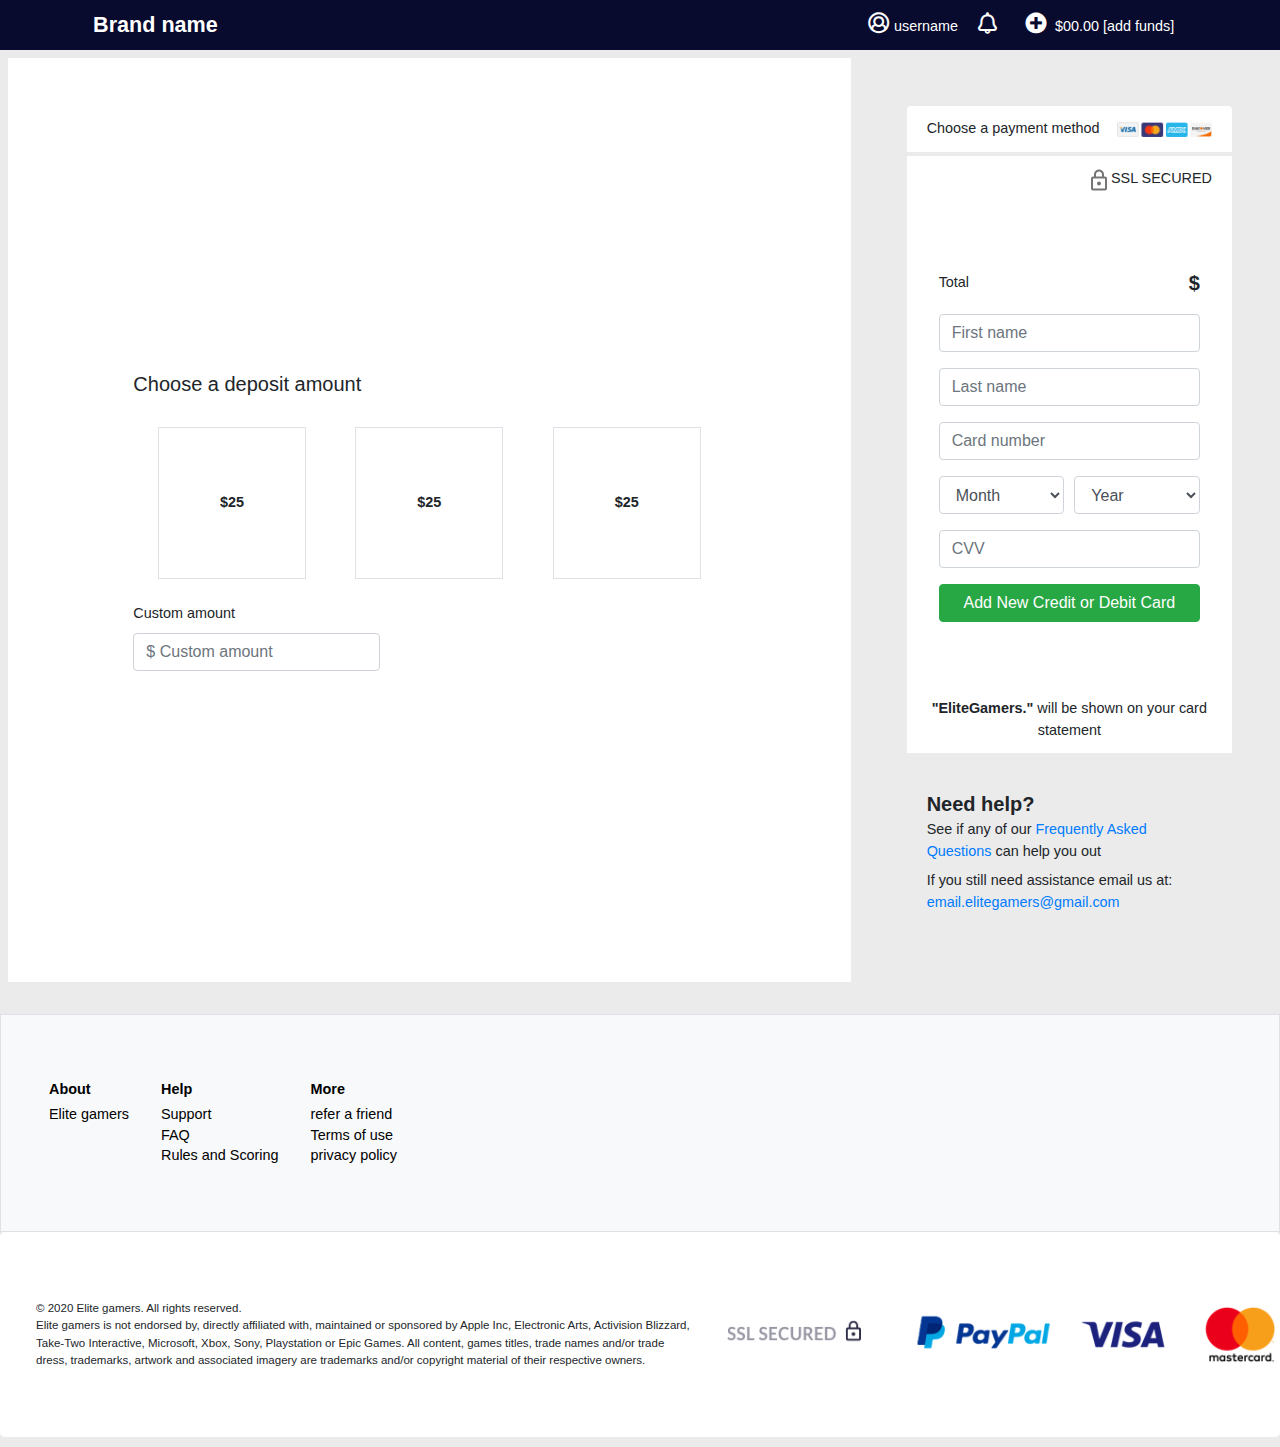
<file: NavBalance.html>
<!DOCTYPE html>
<html lang="en">

<head>
    <title>EliteGamers</title>
    <meta charset="UTF-8">
    <meta name="viewport" content="width=device-width, initial-scale=1">
    <meta http-equiv="X-UA-Compatible" content="ie=edge">
    <link href="./bootstrap/css/bootstrap.min.css" rel="stylesheet" type="text/css">
    <link href="./icons/css/fontawesome-all.min.css" rel="stylesheet" type="text/css">
    <link href="./Css/styled.css" rel="stylesheet" type="text/css">
    <link href="./Css/lounge.css" rel="stylesheet" type="text/css">
    <script defer src="./js/spine.js"></script>
</head>

<body>
    <div class="jumbotron nav  sticky-top mb-0 low-nav p-1 rounded-0 ">
        <div class="user-cover">
            <a class="navbar-brand brand" href="./matches.html">Brand name</a>

            <div>
                <a class="text-white" href="./profile.html"><i
                        class="fa fa-user-circle mx-sm-1"></i><span>username</span> </a>
                <a class="text-white" href="./notifications.html"><i class="fa fa-bell mx-sm-3"></i></a>
                <a class="text-white" href="./NavBalance.html"><i
                        class="fa fa-plus-circle mx-sm-2"></i><span>$00.00</span>
                    <span class="small">[add
                        funds]</span></a>
            </div>
        </div>
    </div>

    <div class="container-fluid p-0">

        <div class="container-fluid mb-4 p-2 d-flex justify-content-start">
            <div
                class="jumbotron bg-white d-flex justify-content-center align-items-center p-0 mr-sm-2 col-8 m-0 rounded-0">
                <ul class="list-group col-9 rounded-0 p-0 bg-transparent">
                    <li class="list-group-item border-0 m-0 lead mb-1">Choose a deposit amount</li>
                    <li class="list-group-item border-0 m-0 d-flex justify-content-around align-items-center">
                        <div
                            class="jumbotron bg-transparent border rounded-0 col-3 mx-2 mb-0 d-flex justify-content-center align-items-center">
                            <p class="m-0 font-weight-bold">$25</p>
                        </div>
                        <div
                            class="jumbotron bg-transparent border rounded-0 col-3 mx-2 mb-0 d-flex justify-content-center align-items-center">
                            <p class="m-0 font-weight-bold">$25</p>
                        </div>
                        <div
                            class="jumbotron bg-transparent border rounded-0 col-3 mx-2 mb-0 d-flex justify-content-center align-items-center">
                            <p class="m-0 font-weight-bold">$25</p>
                        </div>
                    </li>
                    <li class="list-group-item border-0 m-0">
                        <label>Custom amount</label>
                        <input type="text" placeholder="$ Custom amount" class="form-control col-5">
                    </li>
                </ul>


            </div>
            <div class="jumbotron bg-transparent col-4 p-5 border-0 m-0 rounded-0">
                <ul class="list-group rounded-0 p-0 bg-transparent">
                    <li class="list-group-item border-0 m-0 mb-1 d-flex justify-content-between align-items-center">
                        Choose a payment method
                        <div class="jumbotron bg-transparent p-0 col-4 m-0">
                            <img class="img-fluid image-responsive" src="./images/cards.png">
                        </div>
                    </li>
                    <li class="list-group-item border-0 m-0">
                        <div class="jumbotron bg-transparent p-0 m-0 border-0 d-flex justify-content-end">
                            <img class="img-fluid image-responsive" src="./images/lock-24-px.svg">
                            <span>SSL SECURED</span>
                        </div>
                    </li>
                    <li class="list-group-item border-0 p-0 m-0">

                        <div class="jumbotron bg-transparent border-0 m-0 rounded-0">
                            <div class="d-flex justify-content-between align-items-center">
                                <p>Total</p>
                                <p class="font-weight-bold lead">$</p>
                            </div>
                            <form>
                                <div class="form-group">
                                    <input type="text" class="form-control" placeholder="First name">
                                </div>
                                <div class="form-group">
                                    <input type="text" class="form-control" placeholder="Last name">
                                </div>
                                <div class="form-group">
                                    <input type="text" class="form-control" placeholder="Card number">
                                </div>
                                <div class="form-row">
                                    <div class="form-group col-md-6">
                                        <select class="form-control">
                                            <option>Month</option>
                                        </select>
                                    </div>
                                    <div class="form-group col-md-6">
                                        <select class="form-control">
                                            <option>Year</option>
                                        </select>
                                    </div>
                                </div>

                                <div class="form-group">
                                    <input type="text" class="form-control" placeholder="CVV">
                                </div>

                                <button type="submit" class="btn btn-success col-12">Add New Credit or Debit
                                    Card</button>
                            </form>
                        </div>
                    </li>
                    <li class="list-group-item border-0 m-0">
                        <p class="text-center m-0"><b>"EliteGamers."</b> will be shown on your card statement</p>
                    </li>

                    <li
                        class="list-group-item bg-transparent border-0 m-0 my-2 d-flex flex-column align-items-start justify-content-center">
                        <p class="lead m-0 mt-3 font-weight-bold">Need help?</p>
                        <p class="m-0 mb-2">See if any of our <a href="#">Frequently Asked Questions</a> can help you
                            out</p>
                        <p class="m-0">If you still need assistance email us at:<br>
                            <a href="#">email.elitegamers@gmail.com</a></p>
                    </li>
                </ul>
            </div>

        </div>

        <div
            class="jumbotron bg-transparent rounded-0 mx-0 mb-0 p-0 d-flex flex-column justify-content-center align-items-center">
            <div class="jumbotron bg-light border m-0 rounded-0 f1 d-flex">
                <div class="d-flex justify-content-around f1-inner">
                    <div class="jumbotron bg-transparent p-0 m-0 mx-sm-3">
                        <ul class="list-group">
                            <li class="list-group-item font-weight-bold mb-1">About</li>
                            <a href="#" class="list-group-item">Elite gamers</a>
                            <!-- <a href="#" class="list-group-item">Careers</a> -->
                            <!-- <a href="#" class="list-group-item">Press</a> -->
                        </ul>
                    </div>
                    <div class="jumbotron bg-transparent p-0 m-0 mx-sm-3">
                        <ul class="list-group">
                            <li class="list-group-item font-weight-bold mb-1">Help</li>
                            <a href="#" class="list-group-item">Support</a>
                            <a href="#" class="list-group-item">FAQ</a>
                            <a href="#" class="list-group-item">Rules and Scoring</a>
                        </ul>
                    </div>
                    <div class="jumbotron bg-transparent p-0 m-0 mx-sm-3">
                        <ul class="list-group">
                            <li class="list-group-item font-weight-bold mb-1">More</li>
                            <a href="#" class="list-group-item">refer a friend</a>
                            <a href="#" class="list-group-item">Terms of use</a>
                            <a href="#" class="list-group-item">privacy policy</a>
                        </ul>
                    </div>
                </div>
            </div>
            <div class="jumbotron bg-white f2 m-0 p-1 d-flex justify-content-center align-items-center">
                <div class="jumbotron bg-transparent m-0 disclaimer-con">
                    <p class="small m-0">
                        © 2020 Elite gamers. All rights reserved.<br>

                        Elite gamers is not endorsed by, directly affiliated with, maintained or sponsored by Apple Inc,
                        Electronic Arts, Activision Blizzard, Take-Two Interactive, Microsoft, Xbox, Sony, Playstation
                        or
                        Epic
                        Games. All content, games titles, trade names and/or trade dress, trademarks, artwork and
                        associated
                        imagery are trademarks and/or copyright material of their respective owners.</p>
                </div>
                <div class="jumbotron bg-transparent m-0 p-0">
                    <img src="./images/payment.png" class="image-responsive img-fluid">
                </div>
            </div>
        </div>
        <!--Start of Tawk.to Script-->
        <script type="text/javascript">
            var Tawk_API = Tawk_API || {},
                Tawk_LoadStart = new Date();
            (function () {
                var s1 = document.createElement("script"),
                    s0 = document.getElementsByTagName("script")[0];
                s1.async = true;
                s1.src = 'https://embed.tawk.to/5ee14d389e5f69442290536d/default';
                s1.charset = 'UTF-8';
                s1.setAttribute('crossorigin', '*');
                s0.parentNode.insertBefore(s1, s0);
            })();
        </script>
        <!--End of Tawk.to Script-->

</body>

</html>
</file>
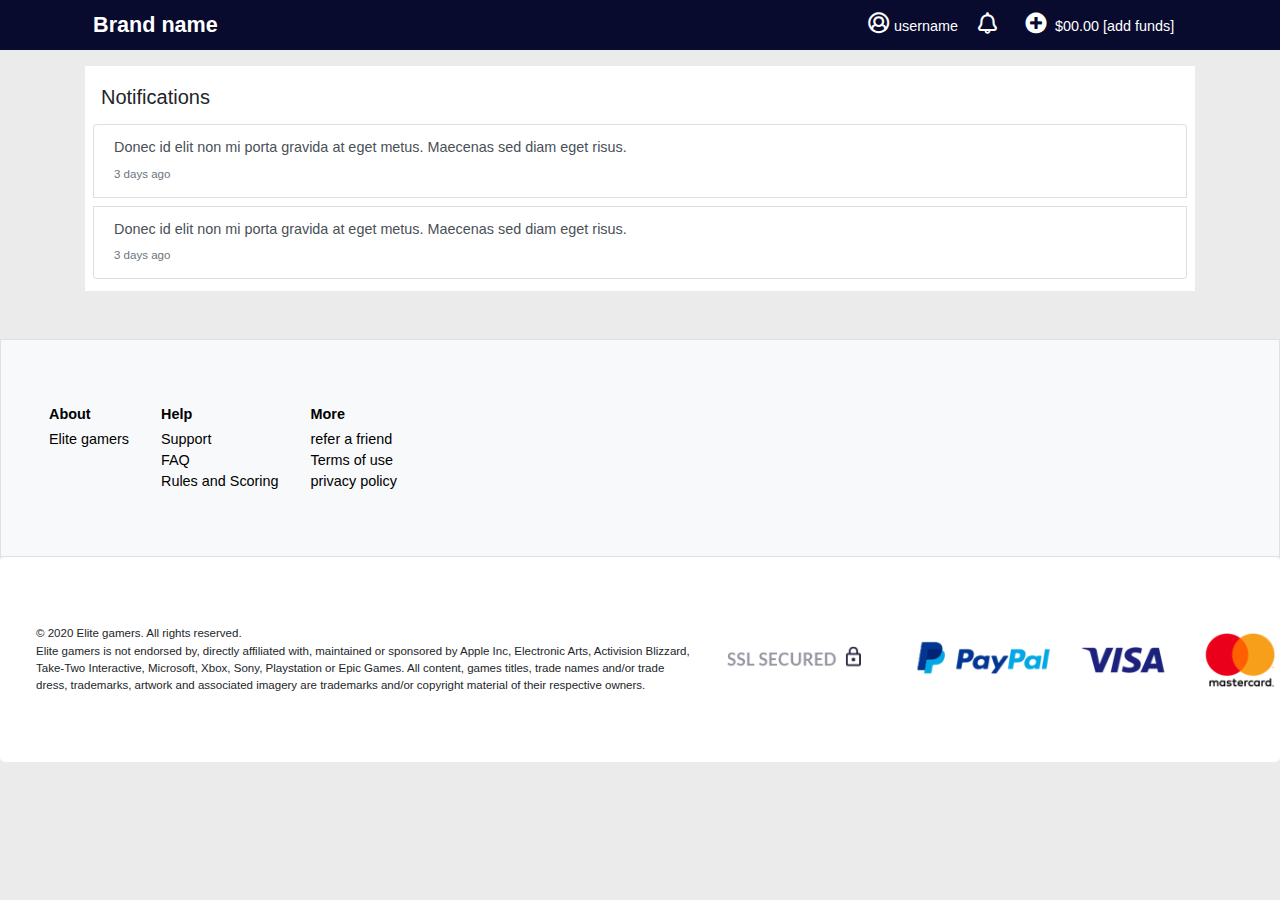
<file: Notifications.html>
<!DOCTYPE html>
<html lang="en">

<head>
    <title>EliteGamers</title>
    <meta charset="UTF-8">
    <meta name="viewport" content="width=device-width, initial-scale=1">
    <meta http-equiv="X-UA-Compatible" content="ie=edge">
    <link href="./bootstrap/css/bootstrap.min.css" rel="stylesheet" type="text/css">
    <link href="./icons/css/fontawesome-all.min.css" rel="stylesheet" type="text/css">
    <link href="./Css/styled.css" rel="stylesheet" type="text/css">
    <link href="./Css/lounge.css" rel="stylesheet" type="text/css">
    <script defer src="./js/spine.js"></script>
</head>

<body>
    <div class="jumbotron nav  sticky-top mb-0 low-nav p-1 rounded-0 ">
        <div class="user-cover">
            <a class="navbar-brand brand" href="./matches.html">Brand name</a>

            <div>
                <a class="text-white" href="./profile.html"><i
                        class="fa fa-user-circle mx-sm-1"></i><span>username</span> </a>
                <a class="text-white" href="./notifications.html"><i class="fa fa-bell mx-sm-3"></i></a>
                <a class="text-white" href="./NavBalance.html"><i
                        class="fa fa-plus-circle mx-sm-2"></i><span>$00.00</span>
                    <span class="small">[add
                        funds]</span></a>
            </div>
        </div>
    </div>

    <div class="container mb-5">
        <div class="jumbotron bg-white my-3 p-2 rounded-0">
            <p class=" lead m-2">
                Notifications
            </p>
            <div class="list-group">

                <li class="list-group-item list-group-item-action my-1">

                    <p class="mb-1">Donec id elit non mi porta gravida at eget metus. Maecenas sed diam eget risus.
                    </p>
                    <small class="text-muted">3 days ago</small>
                </li>

                <li class="list-group-item list-group-item-action my-1">

                    <p class="mb-1">Donec id elit non mi porta gravida at eget metus. Maecenas sed diam eget risus.
                    </p>
                    <small class="text-muted">3 days ago</small>
                </li>


            </div>
        </div>



    </div>


    <div
        class="jumbotron bg-transparent rounded-0 mx-0  mb-0 p-0 d-flex flex-column justify-content-center align-items-center">
        <div class="jumbotron bg-light border m-0 rounded-0 f1 d-flex">
            <div class="d-flex justify-content-around f1-inner">
                <div class="jumbotron bg-transparent p-0 m-0 mx-sm-3">
                    <ul class="list-group">
                        <li class="list-group-item font-weight-bold mb-1">About</li>
                        <a href="#" class="list-group-item">Elite gamers</a>
                        <!-- <a href="#" class="list-group-item">Careers</a> -->
                        <!-- <a href="#" class="list-group-item">Press</a> -->
                    </ul>
                </div>
                <div class="jumbotron bg-transparent p-0 m-0 mx-sm-3">
                    <ul class="list-group">
                        <li class="list-group-item font-weight-bold mb-1">Help</li>
                        <a href="#" class="list-group-item">Support</a>
                        <a href="#" class="list-group-item">FAQ</a>
                        <a href="#" class="list-group-item">Rules and Scoring</a>
                    </ul>
                </div>
                <div class="jumbotron bg-transparent p-0 m-0 mx-sm-3">
                    <ul class="list-group">
                        <li class="list-group-item font-weight-bold mb-1">More</li>
                        <a href="#" class="list-group-item">refer a friend</a>
                        <a href="#" class="list-group-item">Terms of use</a>
                        <a href="#" class="list-group-item">privacy policy</a>
                    </ul>
                </div>
            </div>
        </div>
        <div class="jumbotron bg-white f2 m-0 p-1 d-flex justify-content-center align-items-center">
            <div class="jumbotron bg-transparent m-0 disclaimer-con">
                <p class="small m-0">
                    © 2020 Elite gamers. All rights reserved.<br>

                    Elite gamers is not endorsed by, directly affiliated with, maintained or sponsored by Apple Inc,
                    Electronic Arts, Activision Blizzard, Take-Two Interactive, Microsoft, Xbox, Sony, Playstation or
                    Epic
                    Games. All content, games titles, trade names and/or trade dress, trademarks, artwork and
                    associated
                    imagery are trademarks and/or copyright material of their respective owners.</p>
            </div>
            <div class="jumbotron bg-transparent m-0 p-0">
                <img src="./images/payment.png" class="image-responsive img-fluid">
            </div>
        </div>
    </div>
    <!--Start of Tawk.to Script-->
    <script type="text/javascript">
        var Tawk_API = Tawk_API || {},
            Tawk_LoadStart = new Date();
        (function () {
            var s1 = document.createElement("script"),
                s0 = document.getElementsByTagName("script")[0];
            s1.async = true;
            s1.src = 'https://embed.tawk.to/5ee14d389e5f69442290536d/default';
            s1.charset = 'UTF-8';
            s1.setAttribute('crossorigin', '*');
            s0.parentNode.insertBefore(s1, s0);
        })();
    </script>
    <!--End of Tawk.to Script-->

</body>

</html>
</file>
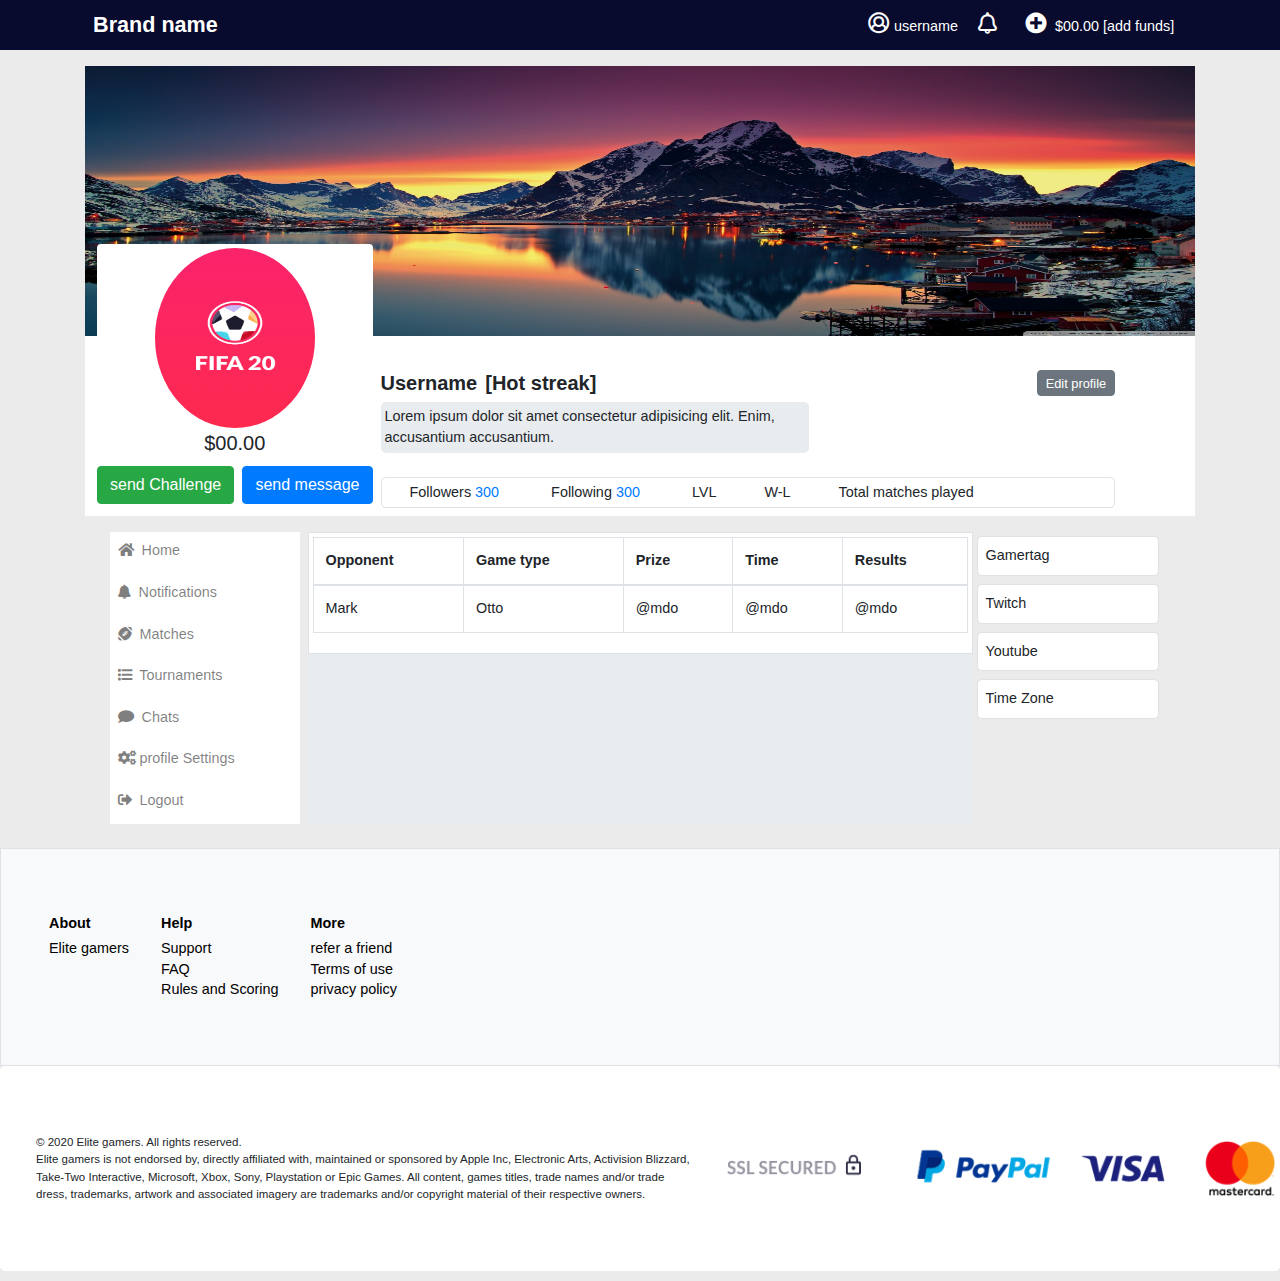
<file: profile.html>
<!DOCTYPE html>
<html lang="en">

<head>
    <title>EliteGamers</title>
    <meta charset="UTF-8">
    <meta name="viewport" content="width=device-width, initial-scale=1">
    <meta http-equiv="X-UA-Compatible" content="ie=edge">
    <link href="./bootstrap/css/bootstrap.min.css" rel="stylesheet" type="text/css">
    <link href="./icons/css/fontawesome-all.min.css" rel="stylesheet" type="text/css">
    <link href="./Css/styled.css" rel="stylesheet" type="text/css">
    <link href="./Css/lounge.css" rel="stylesheet" type="text/css">
    <script defer src="./js/spine.js"></script>
</head>

<body>
    <div class="jumbotron nav  sticky-top mb-0 low-nav p-1 rounded-0 ">
        <div class="user-cover">
            <a class="navbar-brand brand" href="./matches.html">Brand name</a>

            <div>
                <a class="text-white" href="./profile.html"><i
                        class="fa fa-user-circle mx-sm-1"></i><span>username</span> </a>
                <a class="text-white" href="./notifications.html"><i class="fa fa-bell mx-sm-3"></i></a>
                <a class="text-white" href="./NavBalance.html"><i
                        class="fa fa-plus-circle mx-sm-2"></i><span>$00.00</span>
                    <span class="small">[add
                        funds]</span></a>
            </div>
        </div>
    </div>


    <div class="container">
        <div class="jumbotron bg-transparent rounded-0 p-0 m-0 my-3">
            <div
                class="jumbotron bg-white cover-img-con rounded-0 m-0 p-1 d-flex justify-content-start  align-items-end">
                <div class="jumbotron bg-white rounded p-0 m-0 mx-sm-2 col-3 d-flex flex-column justify-content-center">
                    <div class="jumbotron bg-transparent p-1 m-0 dp-con d-flex justify-content-center">
                        <img class="img-fluid rounded-circle" src="./images/fifa3.png">
                    </div>
                    <ul class="list-group">
                        <li
                            class="list-group-item bg-transparent border-0 font-weight-bold p-0 mb-1 mt-1 d-flex justify-content-center">
                            <div class="jumbotron bg-white border-0 rounded-0 p-0 m-0">
                                <a class="text-black lead">$00.00</a></div>
                        </li>

                        <li
                            class="list-group-item bg-transparent border-0 font-weight-bold p-0 mb-2 mt-1 d-flex justify-content-between">
                            <button class="btn btn-success">send
                                Challenge</button>

                            <a href="./Chat.html" class="btn btn-primary">send
                                message</a></li>
                    </ul>
                </div>
                <div class="jumbotron bg-transparent rounded-0 col-8 p-0 m-0 d-flex flex-column justify-content-center">
                    <div
                        class="jumbotron bg-transparent m-0 d-flex flex-column align-items-start justify-content-center border-0 rounded-0 p-0 m-0 mb-4">
                        <div
                            class="jumbotron col-12 bg-transparent d-flex justify-content-between align-items-center rounded-0 m-0 mb-1 p-0">
                            <p class="lead m-0 font-weight-bold text-black">Username<span class="mx-2">[Hot
                                    streak]</span>
                            </p>
                            <a href="./Settings.html"><button class="btn btn-secondary rounded p-0 px-2"><span
                                        class="small">Edit
                                        profile</span></button></a>
                        </div>
                        <div class="jumbotron m-0 p-1 col-7">
                            <p class="text-wrap m-0">Lorem ipsum dolor sit amet consectetur adipisicing
                                elit.
                                Enim, accusantium accusantium.</p>
                        </div>
                    </div>

                    <div class="jumbotron bg-transparent m-0 p-0">

                        <div class="jumbotron bg-transparent p-0 rounded-0 m-0">
                            <ul class="list-group p-0">
                                <li class="list-group-item rounded-lg p-1 mb-1 border d-flex">
                                    <p class="m-0 mx-4">Followers<span class="mx-sm-1 text-primary">300</span></p>
                                    <p class="m-0 mx-4">Following<span class="mx-sm-1 text-primary">300</span></p>
                                    <p class="m-0 mx-4">LVL</p>
                                    <p class="m-0 mx-4">W-L</p>
                                    <p class="m-0 mx-4">Total matches played</p>
                                </li>


                            </ul>
                        </div>
                    </div>
                </div>
            </div>
        </div>
    </div>
    <div class="container mb-4 p-0 d-flex justify-content-center">
        <div class="jumbotron bg-white p-0 mr-sm-2 col-2 m-0 rounded-0">
            <ul class="list-group p-0">
                <a href="./lounge.html" class="list-group-item rounded-0 p-2 mb-1 border-0 text-black-50"><span
                        class="mr-sm-1"><i class="fa fa-home"></i></span> Home</a>

                <a href="#" class="list-group-item rounded-0 p-2 mb-1 border-0 text-black-50"><span class="mr-sm-1"><i
                            class="fa fa-bell"></i></span> Notifications</a>
                <a href="./matches.html" class="list-group-item rounded-0 p-2 mb-1 border-0 text-black-50"><span
                        class="mr-sm-1"><i class="fa fa-football-ball"></i></span> Matches</a>
                <a href="./Tournaments.html" class="list-group-item rounded-0 p-2 mb-1 border-0 text-black-50"><span
                        class="mr-sm-1"><i class="fa fa-list"></i></span> Tournaments</a>
                <!-- <a href="#" class="list-group-item rounded-0 p-2 mb-1 border-0 text-black-50"><span class="mr-sm-1"><i
                            class="fa fa-envelope"></i></span> Messages.</a> -->
                <a href="./Messages.html" class="list-group-item rounded-0 p-2 mb-1 border-0 text-black-50"><span
                        class="mr-sm-1"><i class="fa fa-comment"></i></span>
                    Chats</a>
                <a href="./Settings.html" class="list-group-item rounded-0 p-2 mb-1 border-0 text-black-50"><span
                        class="mr-sm-1"><i class="fa fa-cogs"></i></span>profile Settings</a>
                <a href="#" class="list-group-item rounded-0 p-2 mb-1 border-0 text-black-50"><span class="mr-sm-1"><i
                            class="fa fa-sign-out-alt"></i></span> Logout</a>

                <!-- <li class="list-group-item bg-white border-0 rounded-0 p-2">
                    <div class="jumbotron bg-white rounded-0 p-0">
                        <div
                            class="jumbotron bg-white m-0 p-2 rounded-0 border d-flex justify-content-between align-items-center">
                            <p class="font-weight-bold m-0">Chat group name</p>
                            <p class="m-0">0 online</p>
                        </div>
                        <div class="jumbotron bg-white m-0 p-0 rounded-0 border chat-body">
                            <ul class="list-group">
                                <li class="list-group-item border-0 d-flex justify-content-start">
                                    <div><i class="fa fa-user-circle m-0"></i></div>
                                    <div class="mx-2">
                                        <p class="m-0 font-weight-bold">itchy</p>
                                        <span class="text-muted">9:51 AM</span>
                                        <p>
                                            �I�m gonna be a good bitch and dodge�????????????????
                                            You all are ass
                                            Yannick you dodged the chall when I sent but now u wanna pipe
                                        </p>
                                    </div>
                                </li>

                                <li class="list-group-item border-0 d-flex justify-content-start">
                                    <div><i class="fa fa-user-circle m-0"></i></div>
                                    <div class="mx-2">
                                        <p class="m-0 font-weight-bold">itchy</p>
                                        <span class="text-muted">9:51 AM</span>
                                        <p>
                                            �I�m gonna be a good bitch and dodge�????????????????
                                            You all are ass
                                            Yannick you dodged the chall when I sent but now u wanna pipe
                                        </p>
                                    </div>
                                </li>
                            </ul>
                        </div>
                        <div class="jumbotron bg-white m-0 p-2 rounded-0 border">

                            <form class="form-inline my-2 my-lg-0">
                                <input class="form-control col-9" type="text" placeholder="Write message"
                                    aria-label="Search">
                                <button class="btn btn-outline-primary my-2 mx-sm-2 my-sm-0" type="submit">Send</button>
                            </form>
                        </div>
                    </div>
                </li> -->
            </ul>

        </div>
        <div class="jumbotron col-7 p-0 border-0 m-0 rounded-0">


            <div class="jumbotron rounded-0 m-0 p-1 border bg-white">
                <table class="table table-bordered table-hover">
                    <thead>
                        <tr>
                            <th scope="col">Opponent</th>
                            <th scope="col">Game type</th>
                            <th scope="col">Prize</th>
                            <th scope="col">Time</th>
                            <th scope="col">Results</th>
                        </tr>
                    </thead>
                    <tbody>
                        <tr>
                            <td>Mark</td>
                            <td>Otto</td>
                            <td>@mdo</td>
                            <td>@mdo</td>
                            <td>@mdo</td>
                        </tr>

                    </tbody>
                </table>
            </div>
        </div>

        <div class="jumbotron bg-transparent p-0 mr-sm-2 col-2 m-0 rounded-0">
            <ul class="list-group p-0">
                <li class="list-group-item bg-transparent border-0 rounded-0 p-1">
                    <div class="jumbotron bg-transparent rounded-0 p-0">
                        <div class="jumbotron bg-transparent m-0 p-0 rounded-0 border-0">
                            <ul class="list-group p-0">
                                <li class="list-group-item rounded-lg p-2 mb-2 border">
                                    <p class="m-0">Gamertag</p>
                                </li>
                                <!-- <li class="list-group-item rounded-lg p-2 mb-2 border">
                                    <p class="m-0">Following</p>
                                </li> -->
                                <!-- <li class="list-group-item rounded-lg p-2 mb-2 border">
                                    <p class="m-0">Followers</p>
                                </li> -->
                                <li class="list-group-item rounded-lg p-2 mb-2 border">
                                    <p class="m-0">Twitch</p>
                                </li>
                                <li class="list-group-item rounded-lg p-2 mb-2 border">
                                    <p class="m-0">Youtube</p>
                                </li>
                                <li class="list-group-item rounded-lg p-2 mb-2 border">
                                    <p class="m-0">Time Zone</p>
                                </li>


                            </ul>
                        </div>


                    </div>
                </li>
            </ul>

        </div>
    </div>

    <div
        class="jumbotron bg-transparent rounded-0 mx-0 mb-0 p-0 d-flex flex-column justify-content-center align-items-center">
        <div class="jumbotron bg-light border m-0 rounded-0 f1 d-flex">
            <div class="d-flex justify-content-around f1-inner">
                <div class="jumbotron bg-transparent p-0 m-0 mx-sm-3">
                    <ul class="list-group">
                        <li class="list-group-item font-weight-bold mb-1">About</li>
                        <a href="#" class="list-group-item">Elite gamers</a>
                        <!-- <a href="#" class="list-group-item">Careers</a> -->
                        <!-- <a href="#" class="list-group-item">Press</a> -->
                    </ul>
                </div>
                <div class="jumbotron bg-transparent p-0 m-0 mx-sm-3">
                    <ul class="list-group">
                        <li class="list-group-item font-weight-bold mb-1">Help</li>
                        <a href="#" class="list-group-item">Support</a>
                        <a href="#" class="list-group-item">FAQ</a>
                        <a href="#" class="list-group-item">Rules and Scoring</a>
                    </ul>
                </div>
                <div class="jumbotron bg-transparent p-0 m-0 mx-sm-3">
                    <ul class="list-group">
                        <li class="list-group-item font-weight-bold mb-1">More</li>
                        <a href="#" class="list-group-item">refer a friend</a>
                        <a href="#" class="list-group-item">Terms of use</a>
                        <a href="#" class="list-group-item">privacy policy</a>
                    </ul>
                </div>
            </div>
        </div>
        <div class="jumbotron bg-white f2 m-0 p-1 d-flex justify-content-center align-items-center">
            <div class="jumbotron bg-transparent m-0 disclaimer-con">
                <p class="small m-0">
                    © 2020 Elite gamers. All rights reserved.<br>

                    Elite gamers is not endorsed by, directly affiliated with, maintained or sponsored by Apple Inc,
                    Electronic Arts, Activision Blizzard, Take-Two Interactive, Microsoft, Xbox, Sony, Playstation or
                    Epic
                    Games. All content, games titles, trade names and/or trade dress, trademarks, artwork and associated
                    imagery are trademarks and/or copyright material of their respective owners.</p>
            </div>
            <div class="jumbotron bg-transparent m-0 p-0">
                <img src="./images/payment.png" class="image-responsive img-fluid">
            </div>
        </div>
    </div>
    <!--Start of Tawk.to Script-->
    <script type="text/javascript">
        var Tawk_API = Tawk_API || {},
            Tawk_LoadStart = new Date();
        (function () {
            var s1 = document.createElement("script"),
                s0 = document.getElementsByTagName("script")[0];
            s1.async = true;
            s1.src = 'https://embed.tawk.to/5ee14d389e5f69442290536d/default';
            s1.charset = 'UTF-8';
            s1.setAttribute('crossorigin', '*');
            s0.parentNode.insertBefore(s1, s0);
        })();
    </script>
    <!--End of Tawk.to Script-->

</body>

</html>
</file>
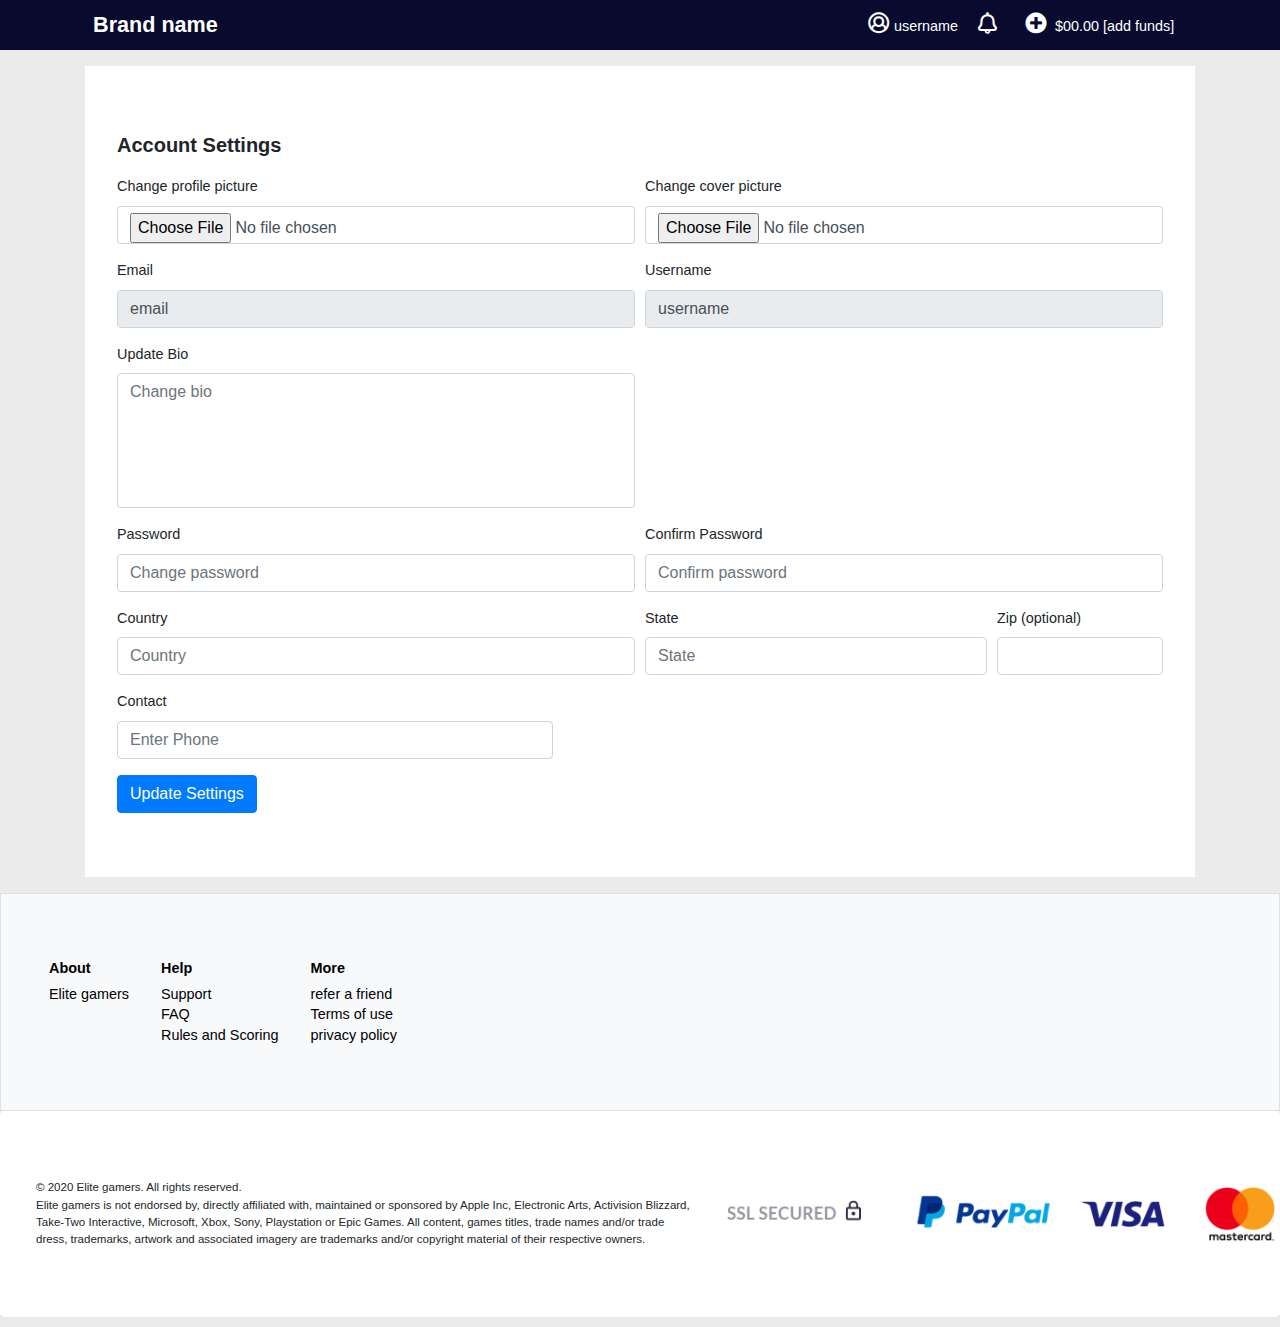
<file: Settings.html>
<!DOCTYPE html>
<html lang="en">

<head>
    <title>EliteGamers</title>
    <meta charset="UTF-8">
    <meta name="viewport" content="width=device-width, initial-scale=1">
    <meta http-equiv="X-UA-Compatible" content="ie=edge">
    <link href="./bootstrap/css/bootstrap.min.css" rel="stylesheet" type="text/css">
    <link href="./icons/css/fontawesome-all.min.css" rel="stylesheet" type="text/css">
    <link href="./Css/styled.css" rel="stylesheet" type="text/css">
    <link href="./Css/lounge.css" rel="stylesheet" type="text/css">
    <script defer src="./js/spine.js"></script>
</head>

<body>
    <div class="jumbotron nav  sticky-top mb-0 low-nav p-1 rounded-0 ">
        <div class="user-cover">
            <a class="navbar-brand brand" href="./matches.html">Brand name</a>

            <div>
                <a class="text-white" href="./profile.html"><i
                        class="fa fa-user-circle mx-sm-1"></i><span>username</span> </a>
                <a class="text-white" href="./notifications.html"><i class="fa fa-bell mx-sm-3"></i></a>
                <a class="text-white" href="./NavBalance.html"><i
                        class="fa fa-plus-circle mx-sm-2"></i><span>$00.00</span>
                    <span class="small">[add
                        funds]</span></a>
            </div>
        </div>
    </div>


    <div class="container">
        <div class="jumbotron bg-white my-3 rounded-0">
            <p class="lead font-weight-bold">Account Settings</p>
            <form>

                <div class="form-row">
                    <div class="form-group col-md-6">
                        <label for="inputEmail4">Change profile picture</label>
                        <input type="file" class="form-control">
                    </div>
                    <div class="form-group col-md-6">
                        <label for="inputEmail4">Change cover picture</label>
                        <input type="file" class="form-control">
                    </div>
                </div>

                <div class="form-row">
                    <div class="form-group col-md-6">
                        <label for="inputEmail4">Email</label>
                        <input type="email" value="email" class="form-control" readonly>
                    </div>
                    <div class="form-group col-md-6">
                        <label>Username</label>
                        <input type="text" value="username" class="form-control" readonly>
                    </div>
                </div>
                <div class="form-row">
                    <div class="form-group col-md-6">
                        <label>Update Bio</label>
                        <textarea placeholder="Change bio" class="form-control" style="height: 15vh;
                        resize: none;"></textarea>

                    </div>


                </div>
                <div class="form-row">
                    <div class="form-group col-md-6">
                        <label>Password</label>
                        <input type="password" placeholder="Change password" class="form-control">
                    </div>
                    <div class="form-group col-md-6">
                        <label>Confirm Password</label>
                        <input type="password" placeholder="Confirm password" class="form-control">
                    </div>

                </div>

                <div class="form-row">
                    <div class="form-group col-md-6">
                        <label for="inputCity">Country</label>
                        <input type="text" class="form-control" placeholder="Country">
                    </div>
                    <div class="form-group col-md-4">
                        <label for="inputCity">State</label>
                        <input type="text" class="form-control" placeholder="State">
                    </div>
                    <div class="form-group col-md-2">
                        <label for="inputZip">Zip (optional)</label>
                        <input type="text" class="form-control">
                    </div>
                </div>


                <div class="form-group">
                    <label for="inputCity">Contact</label>
                    <input type="tel" class="form-control col-md-5" placeholder="Enter Phone">
                </div>
                <button type="submit" class="btn btn-primary">Update Settings</button>
            </form>
        </div>



    </div>


    <div
        class="jumbotron bg-transparent rounded-0 mx-0 mb-0 p-0 d-flex flex-column justify-content-center align-items-center">
        <div class="jumbotron bg-light border m-0 rounded-0 f1 d-flex">
            <div class="d-flex justify-content-around f1-inner">
                <div class="jumbotron bg-transparent p-0 m-0 mx-sm-3">
                    <ul class="list-group">
                        <li class="list-group-item font-weight-bold mb-1">About</li>
                        <a href="#" class="list-group-item">Elite gamers</a>
                        <!-- <a href="#" class="list-group-item">Careers</a> -->
                        <!-- <a href="#" class="list-group-item">Press</a> -->
                    </ul>
                </div>
                <div class="jumbotron bg-transparent p-0 m-0 mx-sm-3">
                    <ul class="list-group">
                        <li class="list-group-item font-weight-bold mb-1">Help</li>
                        <a href="#" class="list-group-item">Support</a>
                        <a href="#" class="list-group-item">FAQ</a>
                        <a href="#" class="list-group-item">Rules and Scoring</a>
                    </ul>
                </div>
                <div class="jumbotron bg-transparent p-0 m-0 mx-sm-3">
                    <ul class="list-group">
                        <li class="list-group-item font-weight-bold mb-1">More</li>
                        <a href="#" class="list-group-item">refer a friend</a>
                        <a href="#" class="list-group-item">Terms of use</a>
                        <a href="#" class="list-group-item">privacy policy</a>
                    </ul>
                </div>
            </div>
        </div>
        <div class="jumbotron bg-white f2 m-0 p-1 d-flex justify-content-center align-items-center">
            <div class="jumbotron bg-transparent m-0 disclaimer-con">
                <p class="small m-0">
                    © 2020 Elite gamers. All rights reserved.<br>

                    Elite gamers is not endorsed by, directly affiliated with, maintained or sponsored by Apple Inc,
                    Electronic Arts, Activision Blizzard, Take-Two Interactive, Microsoft, Xbox, Sony, Playstation or
                    Epic
                    Games. All content, games titles, trade names and/or trade dress, trademarks, artwork and
                    associated
                    imagery are trademarks and/or copyright material of their respective owners.</p>
            </div>
            <div class="jumbotron bg-transparent m-0 p-0">
                <img src="./images/payment.png" class="image-responsive img-fluid">
            </div>
        </div>
    </div>
    <!--Start of Tawk.to Script-->
    <script type="text/javascript">
        var Tawk_API = Tawk_API || {},
            Tawk_LoadStart = new Date();
        (function () {
            var s1 = document.createElement("script"),
                s0 = document.getElementsByTagName("script")[0];
            s1.async = true;
            s1.src = 'https://embed.tawk.to/5ee14d389e5f69442290536d/default';
            s1.charset = 'UTF-8';
            s1.setAttribute('crossorigin', '*');
            s0.parentNode.insertBefore(s1, s0);
        })();
    </script>
    <!--End of Tawk.to Script-->

</body>

</html>
</file>
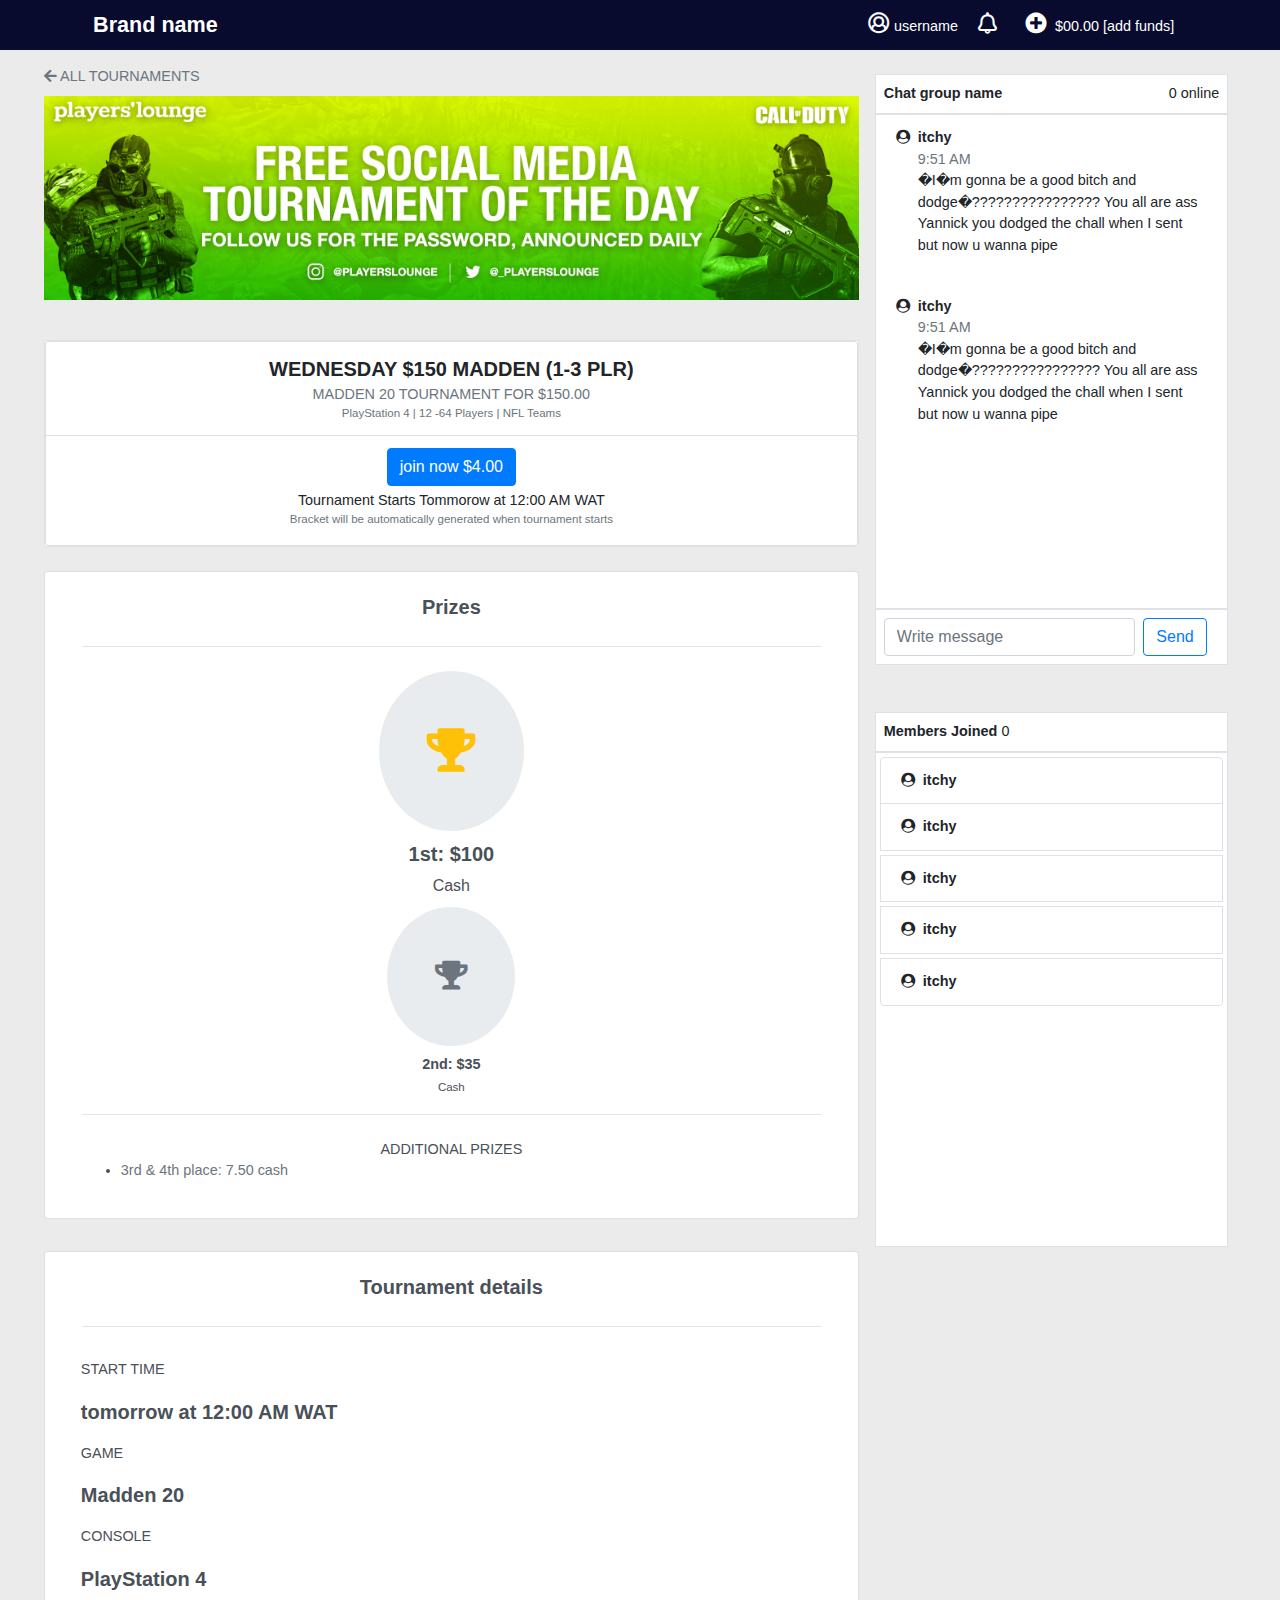
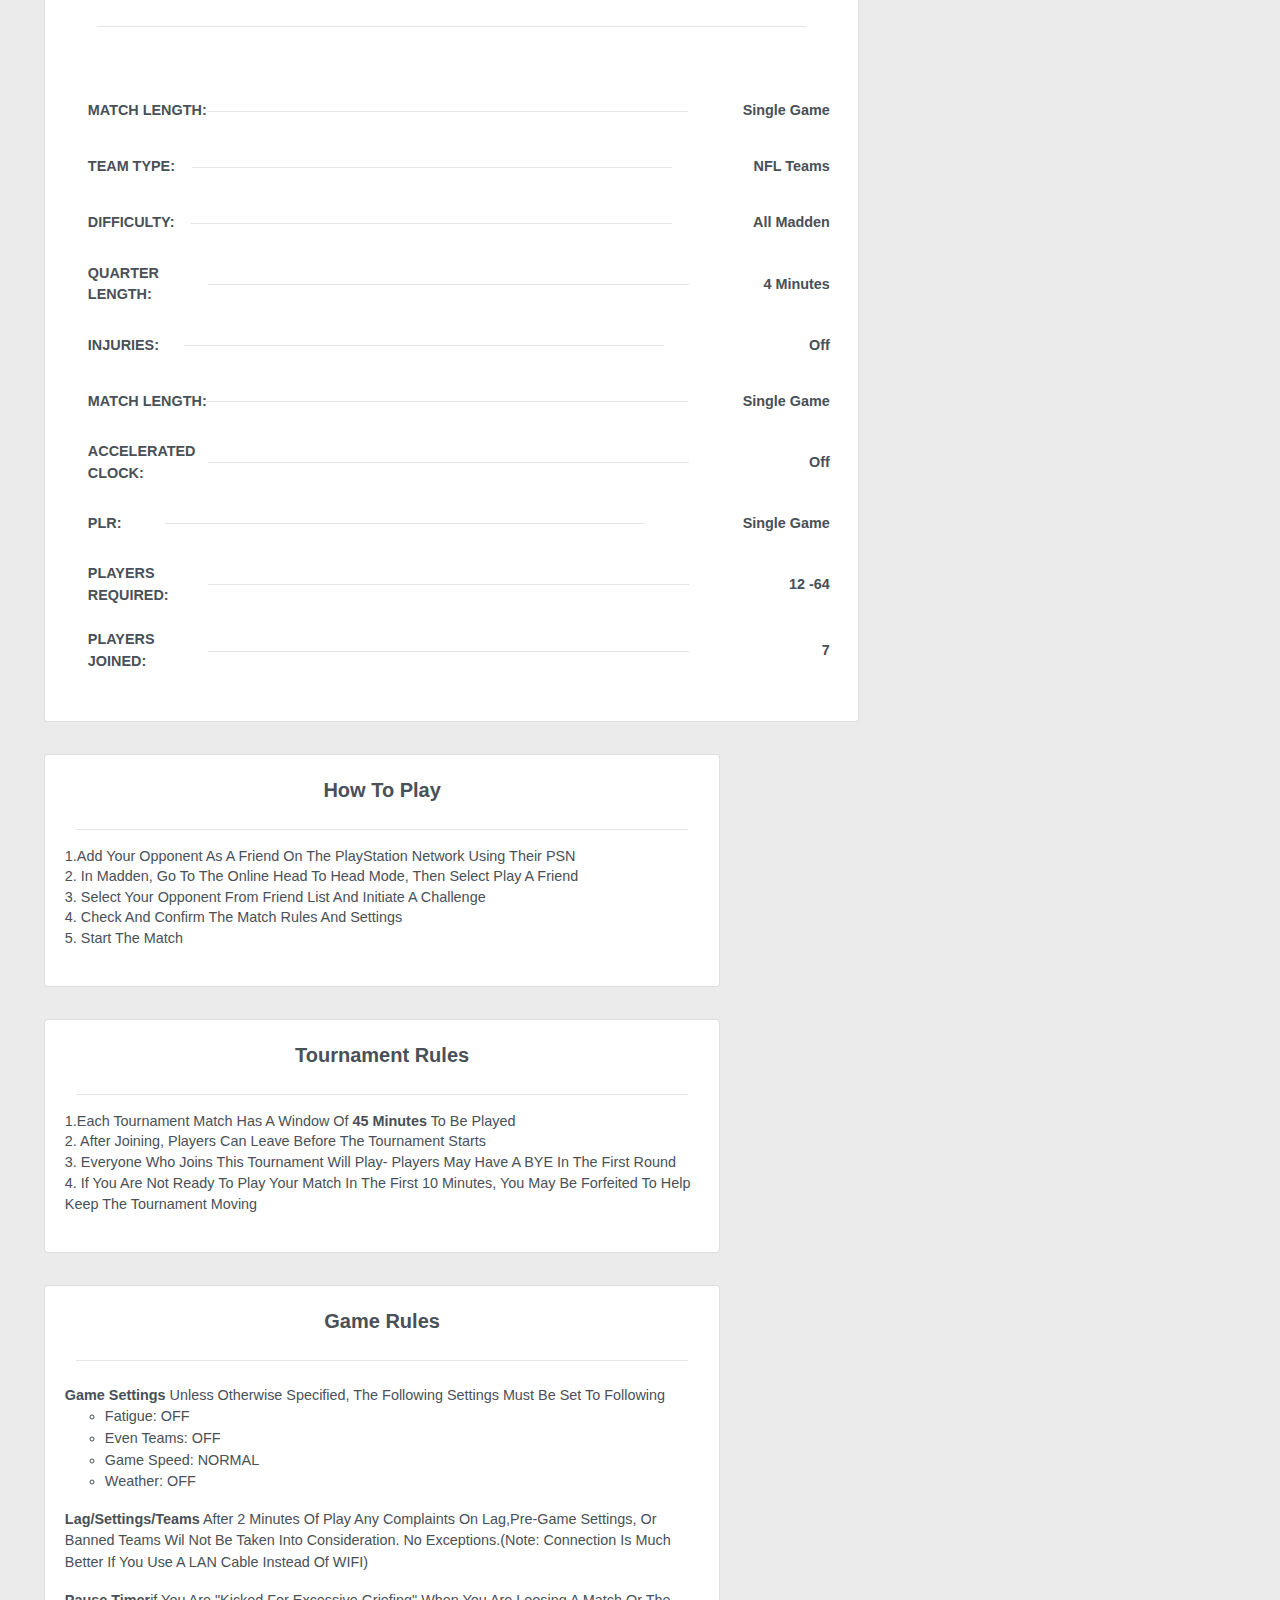
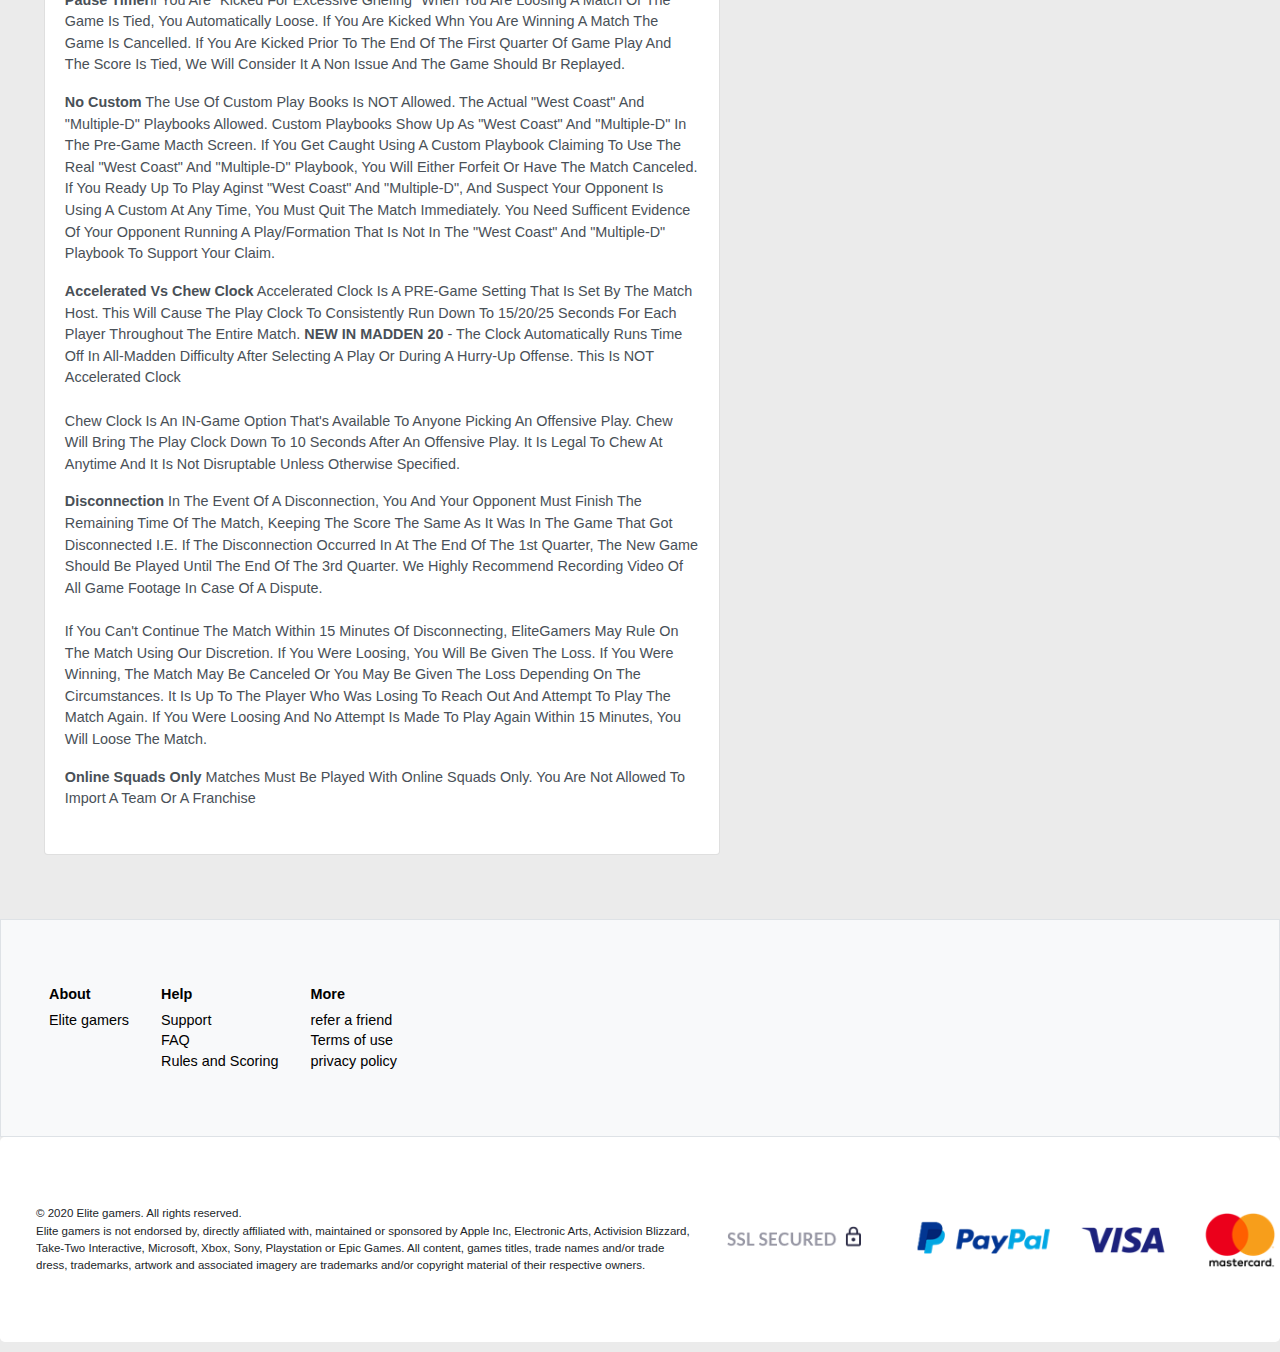
<file: Tournament_detail.html>
<!DOCTYPE html>
<html lang="en">

<head>
    <title>EliteGamers</title>
    <meta charset="UTF-8">
    <meta name="viewport" content="width=device-width, initial-scale=1">
    <meta http-equiv="X-UA-Compatible" content="ie=edge">
    <link href="./bootstrap/css/bootstrap.min.css" rel="stylesheet" type="text/css">
    <link href="./icons/css/fontawesome-all.min.css" rel="stylesheet" type="text/css">
    <link href="./Css/styled.css" rel="stylesheet" type="text/css">
    <link href="./Css/lounge.css" rel="stylesheet" type="text/css">
    <script defer src="./js/spine.js"></script>
</head>

<body>
    <div class="jumbotron nav  sticky-top mb-0 low-nav p-1 rounded-0 ">
        <div class="user-cover">
            <a class="navbar-brand brand" href="./matches.html">Brand name</a>

            <div>
                <a class="text-white" href="./profile.html"><i
                        class="fa fa-user-circle mx-sm-1"></i><span>username</span> </a>
                <a class="text-white" href="./notifications.html"><i class="fa fa-bell mx-sm-3"></i></a>
                <a class="text-white" href="./NavBalance.html"><i
                        class="fa fa-plus-circle mx-sm-2"></i><span>$00.00</span>
                    <span class="small">[add
                        funds]</span></a>
            </div>
        </div>
    </div>

    <!-- end of low-nav -->

    <div class="container mb-4 p-3 d-flex justify-content-center">
        <div class="jumbotron col-9 p-0 bg-transparent border-0 m-0 rounded-0">
            <p class="text-muted mb-2 mx-2 text-uppercase"><i class="fa fa-arrow-left"></i> All Tournaments</p>
            <div class="jumbotron mx-2 p-0 d-flex justify-content-center rounded-0 bg-transparent large-ad">
                <img class="img-fluid image-responsive" src="./images/banner-1590810250.jpg">
            </div>

            <div class="jumbotron bg-transparent rounded-0 mb-2 p-2 d-flex justify-content-between align-items-center">
                <div class="jumbotron bg-white border rounded-0 border col-12  m-0 p-0">
                    <ul class="list-group">
                        <li class="list-group-item d-flex flex-column justify-content-center align-items-center">
                            <p class="m-0 font-weight-bold lead text-uppercase">Wednesday $150 madden (1-3 plr)
                            </p><span class="text-muted text-uppercase">madden 20 Tournament for $150.00</span>
                            <span class="text-muted small text-capitalize">PlayStation 4 | 12 -64 players | NFL
                                Teams</span>
                        </li>
                        <li class="list-group-item d-flex  flex-column justify-content-center align-items-center">
                            <div>
                                <a href="./NavBalance.html" class="btn btn-primary">join now $4.00</a>
                            </div>
                            <div
                                class="jumbotron bg-transparent m-0 p-1 d-flex flex-column align-items-center justify-content-center">
                                <span class="font-weight-boldy">Tournament
                                    Starts Tommorow at 12:00 AM WAT</span>
                                <span class="small text-muted">Bracket will be automatically generated when tournament
                                    starts</span>
                            </div>
                        </li>

                    </ul>
                </div>

            </div>

            <div class="jumbotron bg-transparent rounded-0 col-12 m-0 p-0">
                <div
                    class="jumbotron bg-transparent d-flex flex-column align-items-center justify-content-center rounded-0 m-0 p-0">


                    <div class="jumbotron bg-transparent col-12 m-0 mb-3 p-2 rounded-0 ">
                        <div class="list-group">
                            <li
                                class="list-group-item list-group-item-action d-flex flex-column justify-content-center align-items-center">
                                <div class="jumbotron bg-transparent lead p-0 m-2">
                                    <p class="m-0 font-weight-bold">Prizes</p>
                                </div>
                                <hr class="col-11">
                                <div>
                                    <div class="jumbotron rounded-circle p-5 m-2">
                                        <p class="m-0 font-weight-bold text-warning text-center first">
                                            <i class="fa fa-trophy"></i>
                                        </p>
                                    </div>
                                    <p class="m-0 lead font-weight-bold text-center">
                                        1st: $100<br>
                                        <span class="small">Cash</span>
                                    </p>
                                </div>
                                <div>
                                    <div class="jumbotron rounded-circle p-5 m-2">
                                        <p class="m-0 font-weight-bold text-secondary text-center second">
                                            <i class="fa fa-trophy"></i>
                                        </p>
                                    </div>
                                    <p class="m-0 font-weight-bold text-center">
                                        2nd: $35<br>
                                        <span class="small">Cash</span>
                                    </p>
                                </div>
                                <hr class="col-11">
                                <div class="jumbotron bg-transparent col-12 p-0 m-2 d-flex flex-column justify-content-center
                                    align-items-center">
                                    <p class="m-0 text-uppercase">Additional prizes
                                    </p>
                                    <div class="mx-sm-3 align-self-start">
                                        <uL>
                                            <li>
                                                <p class="text-muted m-0"> 3rd & 4th place: 7.50 cash</p>
                                            </li>
                                        </uL>
                                    </div>

                                </div>
                            </li>
                        </div>
                    </div>


                    <div class="jumbotron bg-transparent col-12 m-0 mb-3 p-2 rounded-0 ">
                        <div class="list-group">
                            <li
                                class="list-group-item list-group-item-action d-flex flex-column justify-content-center align-items-center">
                                <div class="jumbotron bg-transparent lead p-0 m-2">
                                    <p class="m-0 font-weight-bold">Tournament details</p>
                                </div>
                                <hr class="col-11">
                                <div
                                    class="jumbotron  bg-transparent p-3 m-0 mb-4 col-12 d-flex flex-column align-items-start justify-content-center">
                                    <span class="text-uppercase">Start Time</span>
                                    <p class="m-0 my-3 font-weight-bold lead">
                                        tomorrow at 12:00 AM WAT
                                    </p>
                                    <span class="text-uppercase">Game</span>
                                    <p class="m-0 my-3 font-weight-bold lead">
                                        Madden 20
                                    </p>
                                    <span class="text-uppercase">console</span>
                                    <p class="m-0 my-3 font-weight-bold lead">
                                        PlayStation 4
                                    </p>
                                    <hr class="col-11">
                                </div>
                                <div class="jumbotron p-0 m-0 mb-4 col-12">
                                    <ul class="list-group p-0 m-0">
                                        <li class="list-group-item bg-white border-0 d-flex justify-content-between align-items-center
                                         px-2">
                                            <div class="col-10  d-flex align-items-center">
                                                <span class="m-0 font-weight-bold text-uppercase">
                                                    Match Length:
                                                </span>
                                                <hr class="col-9">
                                            </div>
                                            <p class="m-0 font-weight-bold">
                                                Single Game
                                            </p>
                                        </li>
                                        <li class="list-group-item bg-white border-0 d-flex justify-content-between align-items-center
                                         px-2">
                                            <div class="col-10  d-flex align-items-center">
                                                <span class="m-0 font-weight-bold text-uppercase">
                                                    team type:
                                                </span>
                                                <hr class="col-9">
                                            </div>
                                            <p class="m-0 font-weight-bold">
                                                NFL Teams
                                            </p>
                                        </li>
                                        <li class="list-group-item bg-white border-0 d-flex justify-content-between align-items-center
                                         px-2">
                                            <div class="col-10  d-flex align-items-center">
                                                <span class="m-0 font-weight-bold text-uppercase">
                                                    difficulty:
                                                </span>
                                                <hr class="col-9">
                                            </div>
                                            <p class="m-0 font-weight-bold">
                                                All Madden
                                            </p>
                                        </li>
                                        <li class="list-group-item bg-white border-0 d-flex justify-content-between align-items-center
                                         px-2">
                                            <div class="col-10  d-flex align-items-center">
                                                <span class="m-0 font-weight-bold text-uppercase">
                                                    quarter Length:
                                                </span>
                                                <hr class="col-9">
                                            </div>
                                            <p class="m-0 font-weight-bold">
                                                4 Minutes
                                            </p>
                                        </li>
                                        <li class="list-group-item bg-white border-0 d-flex justify-content-between align-items-center
                                         px-2">
                                            <div class="col-10  d-flex align-items-center">
                                                <span class="m-0 font-weight-bold text-uppercase">
                                                    injuries:
                                                </span>
                                                <hr class="col-9">
                                            </div>
                                            <p class="m-0 font-weight-bold">
                                                Off
                                            </p>
                                        </li>
                                        <li class="list-group-item bg-white border-0 d-flex justify-content-between align-items-center
                                         px-2">
                                            <div class="col-10  d-flex align-items-center">
                                                <span class="m-0 font-weight-bold text-uppercase">
                                                    Match Length:
                                                </span>
                                                <hr class="col-9">
                                            </div>
                                            <p class="m-0 font-weight-bold">
                                                Single Game
                                            </p>
                                        </li>
                                        <li class="list-group-item bg-white border-0 d-flex justify-content-between align-items-center
                                         px-2">
                                            <div class="col-10  d-flex align-items-center">
                                                <span class="m-0 font-weight-bold text-uppercase">
                                                    Accelerated clock:
                                                </span>
                                                <hr class="col-9">
                                            </div>
                                            <p class="m-0 font-weight-bold">
                                                Off
                                            </p>
                                        </li>
                                        <li class="list-group-item bg-white border-0 d-flex justify-content-between align-items-center
                                         px-2">
                                            <div class="col-10  d-flex align-items-center">
                                                <span class="m-0 font-weight-bold">
                                                    PLR:
                                                </span>
                                                <hr class="col-9">
                                            </div>
                                            <p class="m-0 font-weight-bold">
                                                Single Game
                                            </p>
                                        </li>
                                        <li class="list-group-item bg-white border-0 d-flex justify-content-between align-items-center
                                         px-2">
                                            <div class="col-10  d-flex align-items-center">
                                                <span class="m-0 font-weight-bold text-uppercase">
                                                    players required:
                                                </span>
                                                <hr class="col-9">
                                            </div>
                                            <p class="m-0 font-weight-bold">
                                                12 -64
                                            </p>
                                        </li>
                                        <li class="list-group-item bg-white border-0 d-flex justify-content-between align-items-center
                                         px-2">
                                            <div class="col-10  d-flex align-items-center">
                                                <span class="m-0 font-weight-bold text-uppercase">
                                                    Players joined:
                                                </span>
                                                <hr class="col-9">
                                            </div>
                                            <p class="m-0 font-weight-bold">
                                                7
                                            </p>
                                        </li>
                                </div>
                            </li>
                        </div>
                    </div>

                    <div class="jumbotron bg-transparent col-10 align-self-start m-0 mb-3 p-2 rounded-0 ">
                        <div class="list-group">
                            <li
                                class="list-group-item list-group-item-action d-flex flex-column justify-content-center align-items-center">
                                <div class="jumbotron bg-transparent lead p-0 m-2">
                                    <p class="m-0 font-weight-bold">How To Play</p>
                                </div>
                                <hr class="col-11">
                                <div class="jumbotron p-0 m-0 mb-4 col-12">
                                    <ul class="list-group p-0 m-0">
                                        <li class="list-group-item bg-white border-0 d-flex justify-content-start align-items-center
                                         p-0">
                                            <span class="m-0 text-capitalize">
                                                1.add your opponent as a friend on the PlayStation network using their
                                                PSN
                                            </span>
                                        </li>
                                        <li class="list-group-item bg-white border-0 d-flex justify-content-start align-items-center
                                         p-0">
                                            <span class="m-0 text-capitalize">
                                                2. in Madden, go to the online head to head mode, then select play a
                                                friend
                                            </span>
                                        </li>
                                        <li class="list-group-item bg-white border-0 d-flex justify-content-start align-items-center
                                         p-0">
                                            <span class="m-0 text-capitalize">
                                                3. select your opponent from friend list and initiate a challenge
                                            </span>
                                        </li>
                                        <li class="list-group-item bg-white border-0 d-flex justify-content-start align-items-center
                                         p-0">
                                            <span class="m-0 text-capitalize">
                                                4. check and confirm the match rules and settings
                                            </span>
                                        </li>
                                        <li class="list-group-item bg-white border-0 d-flex justify-content-start align-items-center
                                         p-0">
                                            <span class="m-0 text-capitalize">
                                                5. start the match
                                            </span>
                                        </li>

                                </div>
                            </li>
                        </div>
                    </div>

                    <div class="jumbotron bg-transparent col-10 align-self-start m-0 mb-3 p-2 rounded-0 ">
                        <div class="list-group">
                            <li
                                class="list-group-item list-group-item-action d-flex flex-column justify-content-center align-items-center">
                                <div class="jumbotron bg-transparent lead p-0 m-2">
                                    <p class="m-0 font-weight-bold">Tournament Rules</p>
                                </div>
                                <hr class="col-11">
                                <div class="jumbotron p-0 m-0 mb-4 col-12">
                                    <ul class="list-group p-0 m-0">
                                        <li class="list-group-item bg-white border-0 d-flex justify-content-start align-items-center
                                         p-0">
                                            <span class="m-0 text-capitalize">
                                                1.Each tournament match has a window of <b>45 minutes</b> to be played
                                            </span>
                                        </li>
                                        <li class="list-group-item bg-white border-0 d-flex justify-content-start align-items-center
                                         p-0">
                                            <span class="m-0 text-capitalize">
                                                2. After joining, players can leave before the tournament starts
                                            </span>
                                        </li>
                                        <li class="list-group-item bg-white border-0 d-flex justify-content-start align-items-center
                                         p-0">
                                            <span class="m-0 text-capitalize">
                                                3. Everyone who joins this tournament will play- players may have a BYE
                                                in the first round
                                            </span>
                                        </li>
                                        <li class="list-group-item bg-white border-0 d-flex justify-content-start align-items-center
                                         p-0">
                                            <span class="m-0 text-capitalize">
                                                4. if you are not ready to play your match in the first 10 minutes, you
                                                may be forfeited to help keep the tournament moving
                                            </span>
                                        </li>
                                    </ul>

                                </div>
                            </li>
                        </div>
                    </div>

                    <div class="jumbotron bg-transparent col-10 align-self-start m-0 mb-3 p-2 rounded-0 ">
                        <div class="list-group">
                            <li
                                class="list-group-item list-group-item-action d-flex flex-column justify-content-center align-items-center">
                                <div class="jumbotron bg-transparent lead p-0 m-2">
                                    <p class="m-0 font-weight-bold">Game Rules</p>
                                </div>
                                <hr class="col-11">
                                <div class="jumbotron bg-transparent p-0 m-0 mb-4 col-12">
                                    <ul class="list-group p-0 m-0">
                                        <li class="list-group-item my-2 bg-white border-0
                                         p-0">
                                            <span class="m-0 text-capitalize">
                                                <b>Game Settings</b> unless otherwise specified, the following settings
                                                must be set to following
                                            </span>
                                            <ul>
                                                <li>Fatigue: OFF</li>
                                                <li>Even Teams: OFF</li>
                                                <li>Game Speed: NORMAL</li>
                                                <li>Weather: OFF</li>
                                            </ul>
                                        </li>

                                        <li class="list-group-item my-2 bg-white border-0
                                         p-0">
                                            <span class="m-0 text-capitalize">
                                                <b>Lag/settings/teams</b> After 2 minutes of play any complaints on
                                                lag,pre-game settings, or banned teams wil not be taken into
                                                consideration. no exceptions.(Note: connection is much better if you use
                                                a LAN cable instead of WIFI)
                                            </span>
                                        </li>

                                        <li class="list-group-item my-2 bg-white border-0
                                         p-0">
                                            <span class="m-0 text-capitalize">
                                                <b>pause timer</b>if you are "kicked for excessive griefing" when you
                                                are loosing a match or the game is tied, you automatically loose. if you
                                                are kicked whn you are winning a match the game is cancelled. if you are
                                                kicked prior to the end of the first quarter of game play and the score
                                                is tied, we will consider it a non issue and the game should br
                                                replayed.
                                            </span>
                                        </li>

                                        <li class="list-group-item my-2 bg-white border-0
                                         p-0">
                                            <span class="m-0 text-capitalize">
                                                <b>No custom</b> the use of custom play books is NOT allowed. the actual
                                                "West Coast" and "Multiple-D" Playbooks allowed. custom playbooks show
                                                up as "West Coast" and "Multiple-D" in the pre-game macth screen. if you
                                                get caught using a custom playbook claiming to use the real "West Coast"
                                                and "Multiple-D" playbook, you will either forfeit or have the match
                                                canceled. if you ready up to play aginst "West Coast" and "Multiple-D",
                                                and suspect your opponent is using a custom at any time, you must quit
                                                the match immediately. you need sufficent evidence of your opponent
                                                running a play/formation that is not in the "West Coast" and
                                                "Multiple-D" playbook to support your claim.
                                            </span>
                                        </li>

                                        <li class="list-group-item my-2 bg-white border-0
                                         p-0">
                                            <span class="m-0 text-capitalize">
                                                <b>Accelerated vs Chew clock</b> accelerated clock is a PRE-game setting
                                                that is set by the match host. this will cause the play clock to
                                                consistently run down to 15/20/25 seconds for each player throughout the
                                                entire match. <b>NEW IN MADDEN 20</b> - the clock automatically runs
                                                time off in All-Madden difficulty after selecting a play or during a
                                                hurry-up offense. this is NOT accelerated clock<br><br>
                                                Chew clock is an IN-game option that's available to anyone picking an
                                                offensive play. Chew will bring the play clock down to 10 seconds after
                                                an offensive play. it is legal to chew at anytime and it is not
                                                disruptable unless otherwise specified.
                                            </span>
                                        </li>

                                        <li class="list-group-item my-2 bg-white border-0
                                         p-0">
                                            <span class="m-0 text-capitalize">
                                                <b>Disconnection</b> in the event of a disconnection, you and your
                                                opponent must finish the remaining time of the match, keeping the score
                                                the same as it was in the game that got disconnected i.e. if the
                                                disconnection occurred in at the end of the 1st quarter, the new game
                                                should be played until the end of the 3rd quarter. we highly recommend
                                                recording video of all game footage in case of a dispute.<br><br>
                                                if you can't continue the match within 15 minutes of disconnecting,
                                                EliteGamers may rule on the match using our discretion. if you were
                                                loosing, you will be given the loss. if you were winning, the match may
                                                be canceled or you may be given the loss depending on the circumstances.
                                                it is up to the player who was losing to reach out and attempt to play
                                                the match again. if you were loosing and no attempt is made to play
                                                again within 15 minutes, you will loose the match.
                                            </span>
                                        </li>

                                        <li class="list-group-item my-2 bg-white border-0
                                         p-0">
                                            <span class="m-0 text-capitalize">
                                                <b>online squads only</b> matches must be played with online squads
                                                only. you are
                                                not allowed to import a team or a franchise
                                            </span>
                                        </li>
                                    </ul>

                                </div>
                            </li>
                        </div>
                    </div>
                </div>

            </div>

        </div>
        <div class="jumbotron bg-transparent p-0 mr-sm-2 col-4 m-0 rounded-0">
            <ul class="list-group p-0">

                <li class="list-group-item bg-transparent border-0 rounded-0 p-2">
                    <div class="jumbotron bg-white rounded-0 p-0">
                        <div
                            class="jumbotron bg-white m-0 p-2 rounded-0 border d-flex justify-content-between align-items-center">
                            <p class="font-weight-bold m-0">Chat group name</p>
                            <p class="m-0">0 online</p>
                        </div>
                        <div class="jumbotron bg-white m-0 p-0 rounded-0 border chat-body">
                            <ul class="list-group">
                                <li class="list-group-item border-0 d-flex justify-content-start">
                                    <div><i class="fa fa-user-circle m-0"></i></div>
                                    <div class="mx-2">
                                        <p class="m-0 font-weight-bold">itchy</p>
                                        <span class="text-muted">9:51 AM</span>
                                        <p>
                                            �I�m gonna be a good bitch and dodge�????????????????
                                            You all are ass
                                            Yannick you dodged the chall when I sent but now u wanna pipe
                                        </p>
                                    </div>
                                </li>

                                <li class="list-group-item border-0 d-flex justify-content-start">
                                    <div><i class="fa fa-user-circle m-0"></i></div>
                                    <div class="mx-2">
                                        <p class="m-0 font-weight-bold">itchy</p>
                                        <span class="text-muted">9:51 AM</span>
                                        <p>
                                            �I�m gonna be a good bitch and dodge�????????????????
                                            You all are ass
                                            Yannick you dodged the chall when I sent but now u wanna pipe
                                        </p>
                                    </div>
                                </li>
                            </ul>
                        </div>
                        <div class="jumbotron bg-white m-0 p-2 rounded-0 border">

                            <form class="form-inline my-2 my-lg-0">
                                <input class="form-control col-9" type="text" placeholder="Write message"
                                    aria-label="Search">
                                <button class="btn btn-outline-primary my-2 mx-sm-2 my-sm-0" type="submit">Send</button>
                            </form>
                        </div>
                    </div>
                </li>

                <li class="list-group-item bg-transparent border-0 rounded-0 p-2">
                    <div class="jumbotron bg-white rounded-0 p-0">
                        <div
                            class="jumbotron bg-white m-0 p-2 rounded-0 border d-flex justify-content-start align-items-center">
                            <p class="font-weight-bold m-0">Members Joined</p>
                            <p class="m-0 mx-1">0</p>
                        </div>
                        <div class="jumbotron bg-white m-0 p-1 rounded-0 border chat-body">
                            <ul class="list-group">
                                <li class="list-group-item border d-flex justify-content-start">
                                    <div><i class="fa fa-user-circle m-0"></i></div>
                                    <div class="mx-2">
                                        <p class="m-0 font-weight-bold">itchy</p>

                                    </div>
                                </li>
                                <li class="list-group-item border mb-1 d-flex justify-content-start">
                                    <div><i class="fa fa-user-circle m-0"></i></div>
                                    <div class="mx-2">
                                        <p class="m-0 font-weight-bold">itchy</p>

                                    </div>
                                </li>
                                <li class="list-group-item border mb-1 d-flex justify-content-start">
                                    <div><i class="fa fa-user-circle m-0"></i></div>
                                    <div class="mx-2">
                                        <p class="m-0 font-weight-bold">itchy</p>

                                    </div>
                                </li>
                                <li class="list-group-item border mb-1 d-flex justify-content-start">
                                    <div><i class="fa fa-user-circle m-0"></i></div>
                                    <div class="mx-2">
                                        <p class="m-0 font-weight-bold">itchy</p>

                                    </div>
                                </li>
                                <li class="list-group-item border mb-1 d-flex justify-content-start">
                                    <div><i class="fa fa-user-circle m-0"></i></div>
                                    <div class="mx-2">
                                        <p class="m-0 font-weight-bold">itchy</p>

                                    </div>
                                </li>


                            </ul>
                        </div>
                    </div>
                </li>
            </ul>

        </div>

    </div>

    <div
        class="jumbotron bg-transparent rounded-0 mx-0 mb-0 p-0 d-flex flex-column justify-content-center align-items-center">
        <div class="jumbotron bg-light border m-0 rounded-0 f1 d-flex">
            <div class="d-flex justify-content-around f1-inner">
                <div class="jumbotron bg-transparent p-0 m-0 mx-sm-3">
                    <ul class="list-group">
                        <li class="list-group-item font-weight-bold mb-1">About</li>
                        <a href="#" class="list-group-item">Elite gamers</a>
                        <!-- <a href="#" class="list-group-item">Careers</a> -->
                        <!-- <a href="#" class="list-group-item">Press</a> -->
                    </ul>
                </div>
                <div class="jumbotron bg-transparent p-0 m-0 mx-sm-3">
                    <ul class="list-group">
                        <li class="list-group-item font-weight-bold mb-1">Help</li>
                        <a href="#" class="list-group-item">Support</a>
                        <a href="#" class="list-group-item">FAQ</a>
                        <a href="#" class="list-group-item">Rules and Scoring</a>
                    </ul>
                </div>
                <div class="jumbotron bg-transparent p-0 m-0 mx-sm-3">
                    <ul class="list-group">
                        <li class="list-group-item font-weight-bold mb-1">More</li>
                        <a href="#" class="list-group-item">refer a friend</a>
                        <a href="#" class="list-group-item">Terms of use</a>
                        <a href="#" class="list-group-item">privacy policy</a>
                    </ul>
                </div>
            </div>
        </div>
        <div class="jumbotron bg-white f2 m-0 p-1 d-flex justify-content-center align-items-center">
            <div class="jumbotron bg-transparent m-0 disclaimer-con">
                <p class="small m-0">
                    © 2020 Elite gamers. All rights reserved.<br>

                    Elite gamers is not endorsed by, directly affiliated with, maintained or sponsored by Apple Inc,
                    Electronic Arts, Activision Blizzard, Take-Two Interactive, Microsoft, Xbox, Sony, Playstation or
                    Epic
                    Games. All content, games titles, trade names and/or trade dress, trademarks, artwork and
                    associated
                    imagery are trademarks and/or copyright material of their respective owners.</p>
            </div>
            <div class="jumbotron bg-transparent m-0 p-0">
                <img src="./images/payment.png" class="image-responsive img-fluid">
            </div>
        </div>
    </div>
    <!--Start of Tawk.to Script-->
    <script type="text/javascript">
        var Tawk_API = Tawk_API || {},
            Tawk_LoadStart = new Date();
        (function () {
            var s1 = document.createElement("script"),
                s0 = document.getElementsByTagName("script")[0];
            s1.async = true;
            s1.src = 'https://embed.tawk.to/5ee14d389e5f69442290536d/default';
            s1.charset = 'UTF-8';
            s1.setAttribute('crossorigin', '*');
            s0.parentNode.insertBefore(s1, s0);
        })();
    </script>
    <!--End of Tawk.to Script-->
</body>

</html>
</file>
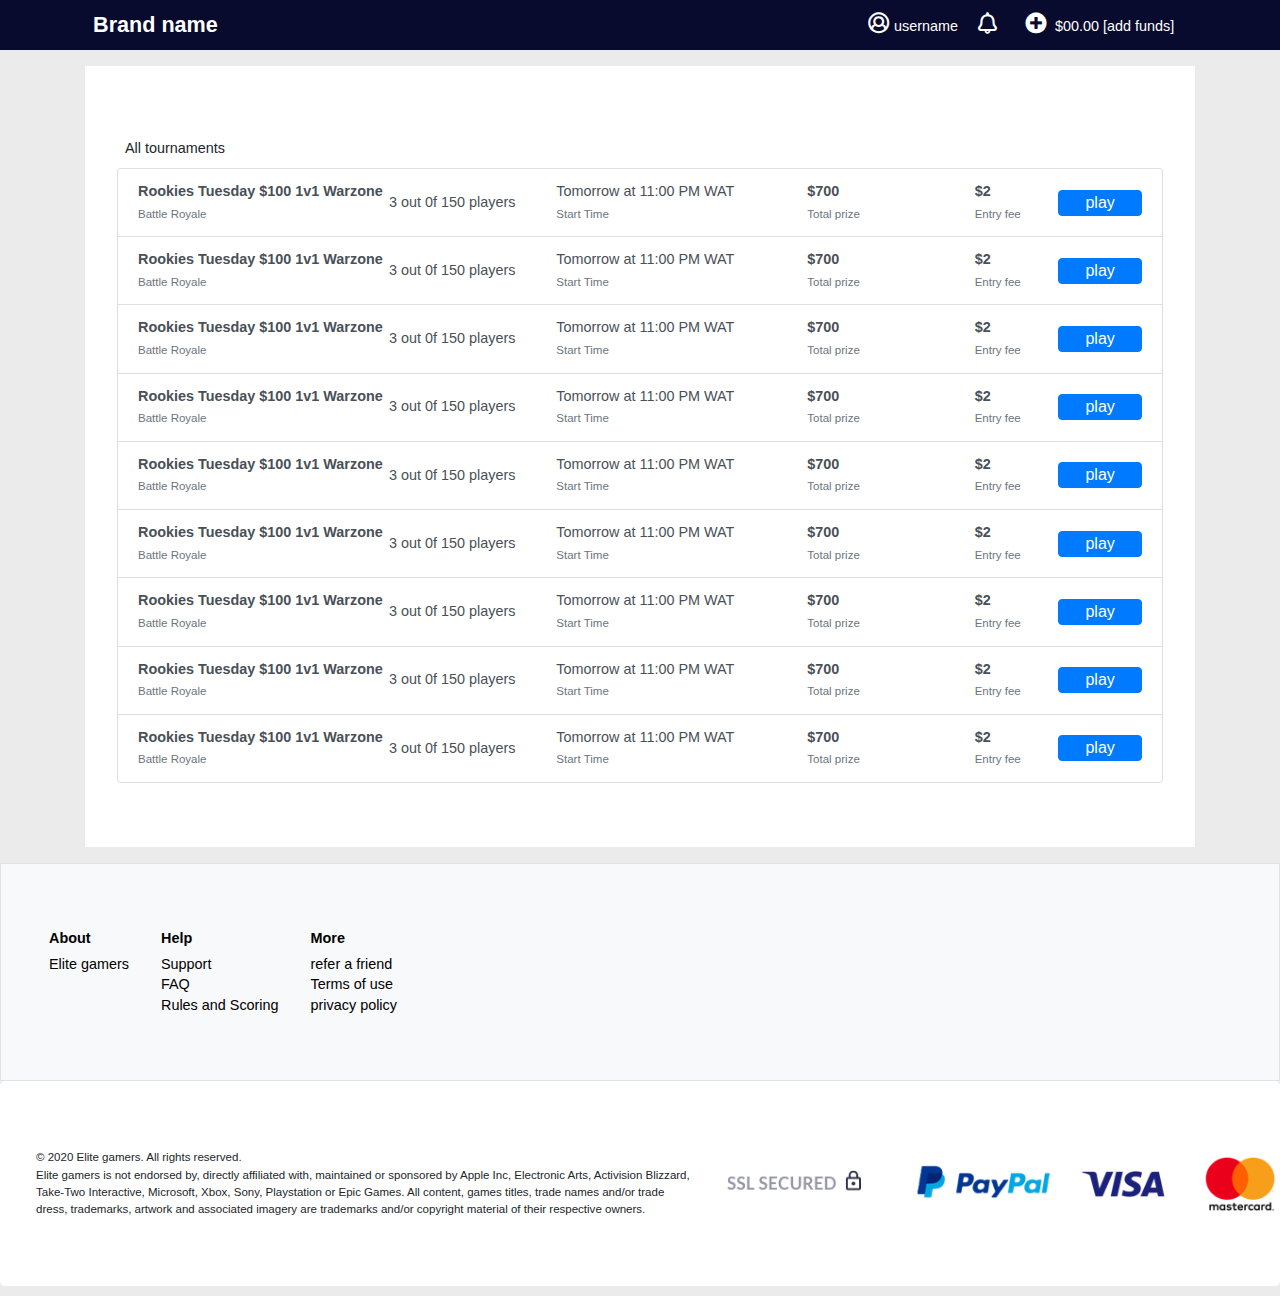
<file: Tournaments.html>
<!DOCTYPE html>
<html lang="en">

<head>
    <title>EliteGamers</title>
    <meta charset="UTF-8">
    <meta name="viewport" content="width=device-width, initial-scale=1">
    <meta http-equiv="X-UA-Compatible" content="ie=edge">
    <link href="./bootstrap/css/bootstrap.min.css" rel="stylesheet" type="text/css">
    <link href="./icons/css/fontawesome-all.min.css" rel="stylesheet" type="text/css">
    <link href="./Css/styled.css" rel="stylesheet" type="text/css">
    <link href="./Css/lounge.css" rel="stylesheet" type="text/css">
    <script defer src="./js/spine.js"></script>
</head>

<body>
    <div class="jumbotron nav  sticky-top mb-0 low-nav p-1 rounded-0 ">
        <div class="user-cover">
            <a class="navbar-brand brand" href="./matches.html">Brand name</a>

            <div>
                <a class="text-white" href="./profile.html"><i
                        class="fa fa-user-circle mx-sm-1"></i><span>username</span> </a>
                <a class="text-white" href="./notifications.html"><i class="fa fa-bell mx-sm-3"></i></a>
                <a class="text-white" href="./NavBalance.html"><i
                        class="fa fa-plus-circle mx-sm-2"></i><span>$00.00</span>
                    <span class="small">[add
                        funds]</span></a>
            </div>
        </div>
    </div>


    <div class="container">
        <div class="jumbotron bg-white my-3 rounded-0">
            <p class="m-2">All tournaments</p>
            <div class="list-group">
                <a href="./Tournament_detail.html"
                    class="list-group-item list-group-item-action d-flex justify-content-around align-items-center">
                    <div class="jumbotron bg-transparent p-0 col-3 m-0">
                        <p class="m-0 font-weight-bold">Rookies Tuesday $100 1v1 Warzone</p>
                        <span class="text-muted small">
                            Battle Royale</span>
                    </div>
                    <div class="jumbotron bg-transparent p-0 col-2 m-0">
                        <p class="m-0">3 out 0f 150 players</p>
                    </div>
                    <div class="jumbotron bg-transparent p-0 col-3 m-0">
                        <p class="m-0">
                            Tomorrow at 11:00 PM WAT
                        </p>
                        <span class="text-muted small"> Start Time</span>
                    </div>
                    <div class="jumbotron bg-transparent p-0 col-2 m-0">
                        <p class="m-0 font-weight-bold">$700</p><span class="small text-muted">
                            Total prize</span>
                    </div>
                    <div class="jumbotron bg-transparent p-0 col-1 m-0">
                        <p class="m-0 font-weight-bold">$2</p><span class="small text-muted">
                            Entry fee</span>
                    </div>
                    <div class="jumbotron bg-transparent p-0 col-1 m-0">
                        <button class="btn btn-primary col-12 p-0">play</button>
                    </div>
                </a>
                <a href="./Tournament_detail.html"
                    class="list-group-item list-group-item-action d-flex justify-content-around align-items-center">
                    <div class="jumbotron bg-transparent p-0 col-3 m-0">
                        <p class="m-0 font-weight-bold">Rookies Tuesday $100 1v1 Warzone</p>
                        <span class="text-muted small">
                            Battle Royale</span>
                    </div>
                    <div class="jumbotron bg-transparent p-0 col-2 m-0">
                        <p class="m-0">3 out 0f 150 players</p>
                    </div>
                    <div class="jumbotron bg-transparent p-0 col-3 m-0">
                        <p class="m-0">
                            Tomorrow at 11:00 PM WAT
                        </p>
                        <span class="text-muted small"> Start Time</span>
                    </div>
                    <div class="jumbotron bg-transparent p-0 col-2 m-0">
                        <p class="m-0 font-weight-bold">$700</p><span class="small text-muted">
                            Total prize</span>
                    </div>
                    <div class="jumbotron bg-transparent p-0 col-1 m-0">
                        <p class="m-0 font-weight-bold">$2</p><span class="small text-muted">
                            Entry fee</span>
                    </div>

                    <div class="jumbotron bg-transparent p-0 col-1 m-0">
                        <button class="btn btn-primary col-12 p-0">play</button>
                    </div>
                </a>
                <a href="./Tournament_detail.html"
                    class="list-group-item list-group-item-action d-flex justify-content-around align-items-center">
                    <div class="jumbotron bg-transparent p-0 col-3 m-0">
                        <p class="m-0 font-weight-bold">Rookies Tuesday $100 1v1 Warzone</p>
                        <span class="text-muted small">
                            Battle Royale</span>
                    </div>
                    <div class="jumbotron bg-transparent p-0 col-2 m-0">
                        <p class="m-0">3 out 0f 150 players</p>
                    </div>
                    <div class="jumbotron bg-transparent p-0 col-3 m-0">
                        <p class="m-0">
                            Tomorrow at 11:00 PM WAT
                        </p>
                        <span class="text-muted small"> Start Time</span>
                    </div>
                    <div class="jumbotron bg-transparent p-0 col-2 m-0">
                        <p class="m-0 font-weight-bold">$700</p><span class="small text-muted">
                            Total prize</span>
                    </div>
                    <div class="jumbotron bg-transparent p-0 col-1 m-0">
                        <p class="m-0 font-weight-bold">$2</p><span class="small text-muted">
                            Entry fee</span>
                    </div>
                    <div class="jumbotron bg-transparent p-0 col-1 m-0">
                        <button class="btn btn-primary col-12 p-0">play</button>
                    </div>
                </a>
                <a href="./Tournament_detail.html"
                    class="list-group-item list-group-item-action d-flex justify-content-around align-items-center">
                    <div class="jumbotron bg-transparent p-0 col-3 m-0">
                        <p class="m-0 font-weight-bold">Rookies Tuesday $100 1v1 Warzone</p>
                        <span class="text-muted small">
                            Battle Royale</span>
                    </div>
                    <div class="jumbotron bg-transparent p-0 col-2 m-0">
                        <p class="m-0">3 out 0f 150 players</p>
                    </div>
                    <div class="jumbotron bg-transparent p-0 col-3 m-0">
                        <p class="m-0">
                            Tomorrow at 11:00 PM WAT
                        </p>
                        <span class="text-muted small"> Start Time</span>
                    </div>
                    <div class="jumbotron bg-transparent p-0 col-2 m-0">
                        <p class="m-0 font-weight-bold">$700</p><span class="small text-muted">
                            Total prize</span>
                    </div>
                    <div class="jumbotron bg-transparent p-0 col-1 m-0">
                        <p class="m-0 font-weight-bold">$2</p><span class="small text-muted">
                            Entry fee</span>
                    </div>
                    <div class="jumbotron bg-transparent p-0 col-1 m-0">
                        <button class="btn btn-primary col-12 p-0">play</button>
                    </div>
                </a>

                <a href="./Tournament_detail.html"
                    class="list-group-item list-group-item-action d-flex justify-content-around align-items-center">
                    <div class="jumbotron bg-transparent p-0 col-3 m-0">
                        <p class="m-0 font-weight-bold">Rookies Tuesday $100 1v1 Warzone</p>
                        <span class="text-muted small">
                            Battle Royale</span>
                    </div>
                    <div class="jumbotron bg-transparent p-0 col-2 m-0">
                        <p class="m-0">3 out 0f 150 players</p>
                    </div>
                    <div class="jumbotron bg-transparent p-0 col-3 m-0">
                        <p class="m-0">
                            Tomorrow at 11:00 PM WAT
                        </p>
                        <span class="text-muted small"> Start Time</span>
                    </div>
                    <div class="jumbotron bg-transparent p-0 col-2 m-0">
                        <p class="m-0 font-weight-bold">$700</p><span class="small text-muted">
                            Total prize</span>
                    </div>
                    <div class="jumbotron bg-transparent p-0 col-1 m-0">
                        <p class="m-0 font-weight-bold">$2</p><span class="small text-muted">
                            Entry fee</span>
                    </div>
                    <div class="jumbotron bg-transparent p-0 col-1 m-0">
                        <button class="btn btn-primary col-12 p-0">play</button>
                    </div>
                </a>
                <a href="./Tournament_detail.html"
                    class="list-group-item list-group-item-action d-flex justify-content-around align-items-center">
                    <div class="jumbotron bg-transparent p-0 col-3 m-0">
                        <p class="m-0 font-weight-bold">Rookies Tuesday $100 1v1 Warzone</p>
                        <span class="text-muted small">
                            Battle Royale</span>
                    </div>
                    <div class="jumbotron bg-transparent p-0 col-2 m-0">
                        <p class="m-0">3 out 0f 150 players</p>
                    </div>
                    <div class="jumbotron bg-transparent p-0 col-3 m-0">
                        <p class="m-0">
                            Tomorrow at 11:00 PM WAT
                        </p>
                        <span class="text-muted small"> Start Time</span>
                    </div>
                    <div class="jumbotron bg-transparent p-0 col-2 m-0">
                        <p class="m-0 font-weight-bold">$700</p><span class="small text-muted">
                            Total prize</span>
                    </div>
                    <div class="jumbotron bg-transparent p-0 col-1 m-0">
                        <p class="m-0 font-weight-bold">$2</p><span class="small text-muted">
                            Entry fee</span>
                    </div>
                    <div class="jumbotron bg-transparent p-0 col-1 m-0">
                        <button class="btn btn-primary col-12 p-0">play</button>
                    </div>
                </a>
                <a href="./Tournament_detail.html"
                    class="list-group-item list-group-item-action d-flex justify-content-around align-items-center">
                    <div class="jumbotron bg-transparent p-0 col-3 m-0">
                        <p class="m-0 font-weight-bold">Rookies Tuesday $100 1v1 Warzone</p>
                        <span class="text-muted small">
                            Battle Royale</span>
                    </div>
                    <div class="jumbotron bg-transparent p-0 col-2 m-0">
                        <p class="m-0">3 out 0f 150 players</p>
                    </div>
                    <div class="jumbotron bg-transparent p-0 col-3 m-0">
                        <p class="m-0">
                            Tomorrow at 11:00 PM WAT
                        </p>
                        <span class="text-muted small"> Start Time</span>
                    </div>
                    <div class="jumbotron bg-transparent p-0 col-2 m-0">
                        <p class="m-0 font-weight-bold">$700</p><span class="small text-muted">
                            Total prize</span>
                    </div>
                    <div class="jumbotron bg-transparent p-0 col-1 m-0">
                        <p class="m-0 font-weight-bold">$2</p><span class="small text-muted">
                            Entry fee</span>
                    </div>
                    <div class="jumbotron bg-transparent p-0 col-1 m-0">
                        <button class="btn btn-primary col-12 p-0">play</button>
                    </div>
                </a>
                <a href="./Tournament_detail.html"
                    class="list-group-item list-group-item-action d-flex justify-content-around align-items-center">
                    <div class="jumbotron bg-transparent p-0 col-3 m-0">
                        <p class="m-0 font-weight-bold">Rookies Tuesday $100 1v1 Warzone</p>
                        <span class="text-muted small">
                            Battle Royale</span>
                    </div>
                    <div class="jumbotron bg-transparent p-0 col-2 m-0">
                        <p class="m-0">3 out 0f 150 players</p>
                    </div>
                    <div class="jumbotron bg-transparent p-0 col-3 m-0">
                        <p class="m-0">
                            Tomorrow at 11:00 PM WAT
                        </p>
                        <span class="text-muted small"> Start Time</span>
                    </div>
                    <div class="jumbotron bg-transparent p-0 col-2 m-0">
                        <p class="m-0 font-weight-bold">$700</p><span class="small text-muted">
                            Total prize</span>
                    </div>
                    <div class="jumbotron bg-transparent p-0 col-1 m-0">
                        <p class="m-0 font-weight-bold">$2</p><span class="small text-muted">
                            Entry fee</span>
                    </div>
                    <div class="jumbotron bg-transparent p-0 col-1 m-0">
                        <button class="btn btn-primary col-12 p-0">play</button>
                    </div>
                </a>
                <a href="./Tournament_detail.html"
                    class="list-group-item list-group-item-action d-flex justify-content-around align-items-center">
                    <div class="jumbotron bg-transparent p-0 col-3 m-0">
                        <p class="m-0 font-weight-bold">Rookies Tuesday $100 1v1
                            Warzone</p>
                        <span class="text-muted small">
                            Battle Royale</span>
                    </div>
                    <div class="jumbotron bg-transparent p-0 col-2 m-0">
                        <p class="m-0">3 out 0f 150 players</p>
                    </div>
                    <div class="jumbotron bg-transparent p-0 col-3 m-0">
                        <p class="m-0">
                            Tomorrow at 11:00 PM WAT
                        </p>
                        <span class="text-muted small"> Start Time</span>
                    </div>
                    <div class="jumbotron bg-transparent p-0 col-2 m-0">
                        <p class="m-0 font-weight-bold">$700</p><span class="small text-muted">
                            Total prize</span>
                    </div>
                    <div class="jumbotron bg-transparent p-0 col-1 m-0">
                        <p class="m-0 font-weight-bold">$2</p><span class="small text-muted">
                            Entry fee</span>
                    </div>
                    <div class="jumbotron bg-transparent p-0 col-1 m-0">
                        <button class="btn btn-primary col-12 p-0">play</button>
                    </div>
                </a>
            </div>
        </div>



    </div>


    <div
        class="jumbotron bg-transparent rounded-0 mx-0 mb-0 p-0 d-flex flex-column justify-content-center align-items-center">
        <div class="jumbotron bg-light border m-0 rounded-0 f1 d-flex">
            <div class="d-flex justify-content-around f1-inner">
                <div class="jumbotron bg-transparent p-0 m-0 mx-sm-3">
                    <ul class="list-group">
                        <li class="list-group-item font-weight-bold mb-1">About</li>
                        <a href="#" class="list-group-item">Elite gamers</a>
                        <!-- <a href="#" class="list-group-item">Careers</a> -->
                        <!-- <a href="#" class="list-group-item">Press</a> -->
                    </ul>
                </div>
                <div class="jumbotron bg-transparent p-0 m-0 mx-sm-3">
                    <ul class="list-group">
                        <li class="list-group-item font-weight-bold mb-1">Help</li>
                        <a href="#" class="list-group-item">Support</a>
                        <a href="#" class="list-group-item">FAQ</a>
                        <a href="#" class="list-group-item">Rules and Scoring</a>
                    </ul>
                </div>
                <div class="jumbotron bg-transparent p-0 m-0 mx-sm-3">
                    <ul class="list-group">
                        <li class="list-group-item font-weight-bold mb-1">More</li>
                        <a href="#" class="list-group-item">refer a friend</a>
                        <a href="#" class="list-group-item">Terms of use</a>
                        <a href="#" class="list-group-item">privacy policy</a>
                    </ul>
                </div>
            </div>
        </div>
        <div class="jumbotron bg-white f2 m-0 p-1 d-flex justify-content-center align-items-center">
            <div class="jumbotron bg-transparent m-0 disclaimer-con">
                <p class="small m-0">
                    © 2020 Elite gamers. All rights reserved.<br>

                    Elite gamers is not endorsed by, directly affiliated with, maintained or sponsored by Apple Inc,
                    Electronic Arts, Activision Blizzard, Take-Two Interactive, Microsoft, Xbox, Sony, Playstation or
                    Epic
                    Games. All content, games titles, trade names and/or trade dress, trademarks, artwork and
                    associated
                    imagery are trademarks and/or copyright material of their respective owners.</p>
            </div>
            <div class="jumbotron bg-transparent m-0 p-0">
                <img src="./images/payment.png" class="image-responsive img-fluid">
            </div>
        </div>
    </div>
    <!--Start of Tawk.to Script-->
    <script type="text/javascript">
        var Tawk_API = Tawk_API || {},
            Tawk_LoadStart = new Date();
        (function () {
            var s1 = document.createElement("script"),
                s0 = document.getElementsByTagName("script")[0];
            s1.async = true;
            s1.src = 'https://embed.tawk.to/5ee14d389e5f69442290536d/default';
            s1.charset = 'UTF-8';
            s1.setAttribute('crossorigin', '*');
            s0.parentNode.insertBefore(s1, s0);
        })();
    </script>
    <!--End of Tawk.to Script-->

</body>

</html>
</file>
<file: Css/styled.css>
body {
    margin: 0px;
    font-size: 100%;
    width: 100%;
    overflow-x: hidden;
}

.top-nav,
.big-area {
    background: linear-gradient(to left, #080a2e, #232764);
    color: white;
}

.brand {
    color: white !important;
    font-size: 200%;
    font-weight: bold;
    position: relative;
    left: 18%;
}

.navbar-nav {
    position: fixed;
    right: 15%;
}

.nav-link {
    color: white !important;
}

.nav-item:hover {
    border-bottom: 3px solid #1db91d;
}

.big-area {
    display: flex;
    justify-content: center;
}

.app-detail-con {
    width: 100%;
    background-image: url("/images/undraw_video_game_night_8h8m\ \(2\).svg") !important;
    background-position: right;
    background-size: 30% 90%;
    background-repeat: no-repeat;
}

.app-name {
    color: white;
    font-size: 350%;
}

.app-description {
    color: #add8e6 !important;
    font-size: 120%;
    width: 40%;
}

.second-con {
    background-color: #e9ecef;
}

.body-list {
    display: flex;
    flex-wrap: wrap;
    justify-content: start;
}

.left-list {
    width: 20%;
}

.left-list li {
    background: transparent;
    border: hidden;
    margin-bottom: 8px;
}

.right-list {
    /* width: 78%; */
    margin-left: 0.5%;
}

.blue-con {
    display: flex;
    justify-content: space-evenly;
    align-items: center;
}

.introducing {
    color: #232764;
    font-size: 150%;
    font-weight: bold;
}

.introducing-text {
    font-size: 100%;
}

.large-tile-con {
    display: flex;
    flex-wrap: wrap;
    justify-content: center;
    align-items: center;
}

.large-tile {
    background-color: white;
    width: 15.5%;
    /* height: 50vh; */
    margin-left: 0.5%;
    margin-right: 0.5%;
    border: 1px solid lightgray;
    border-radius: 0px;
}

.large-tile-img-con {
    height: 300px;
    width: 100%;
}

.tile-img-1,
.tile-img-2,
.tile-img-3,
.tile-img-4,
.tile-img-5 {
    background-image: url("/images/codmw2.jpg") !important;
    background-position: center;
    background-size: 100% 100%;
    background-repeat: no-repeat;
}

.tile-img-2 {
    background-image: url("/images/madden3.png") !important;
}

.tile-img-3 {
    background-image: url("/images/nba2k2.jpg") !important;
}

.tile-img-4 {
    background-image: url("/images/fortnite3.jpg") !important;
}

.tile-img-5 {
    background-image: url("/images/fifa3.png") !important;
}

.game-title {
    font-weight: bold;
    color: white;
    margin: 0;
}

.game-detail-con {
    width: 100%;
}

.lounge-btn {
    width: 90%;
}

.how-to-con {
    display: flex;
    justify-content: center;
}

.how-to-cons {
    width: 20%;
    margin-left: 0.5%;
    margin-right: 0.5%;
    display: flex;
    flex-direction: column;
    align-items: center;
    justify-content: center;
}

.image-con img {
    width: 20vh;
}

.recent-match-con {
    background-color: #080a2e;
    height: auto;
    background-image: url("/images/news-background.png") !important;
    background-position: right;
    background-size: 30% 100%;
    background-repeat: no-repeat;
}

.recent-super {
    border: 1px solid white;
    width: 50%;
}

.what-con {
    background: #030414;
}

.f1,
.f2 {
    width: 100%;
}

.recent-left-list,
.recent-right-list,
.f1 .list-group {
    padding: 0px;
}

.recent-left-list li,
.recent-right-list li,
.f1 .list-group-item {
    padding: 0;
    background: none !important;
    border: hidden;
    cursor: pointer;
    color: black;
}


.recent-right {
    border-left: 1px solid white;
}

.recent-left .list-group-item,
.recent-right .list-group-item {
    color: white;
}

.disclaimer-con {
    width: 60% !important;
}

/* ------------------------ */
.dp-con {
    height: 20vh;
    /* border: 1px solid dimgray; */
}

.dp-con img {
    height: inherit;
    width: 60%;
}

.cover-img-con {
    height: 50vh;
    background-image: url("/images/beautiful-wallpaper-1600x900.jpg") !important;
    background-position: top;
    background-size: 100% 60%;
    background-repeat: no-repeat;
}

.profile-body .navbar-nav {
    position: relative;
    right: 0%;
}

.profile-body .nav-link {
    color: black !important;
}

.profile-body .nav-item:hover {
    border-bottom: 3px solid #1db91d;
}

/* - - - -- - - -- - -- - - -- - - -- - - --  */
.create-game-con {
    height: 70vh;
    overflow-y: auto;
}

.console-boxes {
    width: 30%;
    border-radius: 0px;
}

.choose-game-boxes {
    width: 30%;
    border-radius: 0px;
}

.wager-boxes {
    width: 40%;
    border-radius: 0px;
}

/* - - - - - -- - - - - - - -- - --  --  */
.first {
    font-size: 300%;
}

.second {
    font-size: 200%;
}

@media screen and (max-width: 1024px) {
    .brand {
        left: 5%;
    }

    .navbar-collapse {
        position: relative;
        left: 0%;
    }

    .navbar-nav {
        position: fixed;
        right: 5%;
    }

    .large-tile-con {
        overflow-x: auto;
    }


    .large-tile {
        width: 26.4vh;
    }
}

@media screen and (max-width: 768px) {

    .brand {
        font-size: 170%;
    }

    .navbar-toggler {
        background-color: white;
        padding: 2px;
    }


    #navbarSupportedContent {
        background: inherit;
        position: relative;
    }

    .big-area {
        padding: 0px !important;
    }

    .brand {
        left: 5%;
    }

    .navbar-nav {
        background: inherit;
        position: fixed;
        width: 100px;
        top: 50px;
        right: 2%;
        border-radius: 4%;
        border: 1px solid white;
    }

    .large-tile-con {
        overflow-x: auto;
    }


    .large-tile {
        width: 30vh;
    }

    .how-to-cons {
        width: 30vh;
    }

    .recent-left {
        width: 30vh !important;
    }

    .recent-right {
        width: 30vh !important;
    }
}

@media screen and (max-width: 425px) {
    .brand {
        left: 1%;
    }

    .navbar-nav {
        right: 3.4%;
    }

    .app-detail-con {
        display: flex;
        flex-direction: column;
        align-items: center;
    }

    .app-name {
        color: white;
        font-size: 280%;
    }

    .app-description {
        color: #add8e6 !important;
        font-size: 100%;
        width: 95%;
    }

    .large-tile {
        width: 35vh;
    }

    .how-to-con {
        flex-direction: column !important;
        align-items: center;
    }

    .how-to-cons {
        width: 80%;
        margin-bottom: 10px !important;
    }


    .recent-super {
        align-items: center !important;
        width: 100% !important;
    }

    .recent-match-con {
        background-size: 70% 70%;
    }

    .recent-left {
        width: 30vh !important;
    }

    .recent-right {
        width: 30vh !important;
    }

    .what-con p {
        font-size: 100%;
        text-align: center;
    }

    .f2 {
        flex-direction: column;
    }

    .f1-inner {
        width: 100%;
        align-items: center !important;
    }

    .disclaimer-con {
        width: 100% !important;
    }
}

@media screen and (max-width: 375px) {
    .brand {
        left: 0%;
    }

    .navbar-nav {
        right: 4%;
    }

    .app-name {
        color: white;
        font-size: 250%;
    }

    .app-description {
        font-size: 90%;
        width: 100%;
    }

    .introducing {
        font-size: 110%;
    }

    .large-tile {
        width: 80vh;
    }

    .how-to-con {
        flex-direction: column !important;
        align-items: center;
    }

    .how-to-cons {
        width: 80%;
        margin-bottom: 10px !important;
    }


    .recent-super {
        align-items: center !important;
        width: 100% !important;
    }

    .recent-match-con {
        background-size: 70% 70%;
    }

    .recent-left {
        width: 30vh !important;
    }

    .recent-right {
        width: 30vh !important;
    }

    .what-con p {
        font-size: 100%;
        text-align: center;
    }

    .f2 {
        flex-direction: column;
    }

    .f1-inner {
        width: 100%;
        align-items: center !important;
    }


}

@media screen and (max-width: 320px) {
    .brand {
        left: 0%;
    }

    .navbar-nav {
        right: 4%;
    }

    .app-name {
        color: white;
        font-size: 220%;
    }

    .app-description {
        font-size: 90%;
        width: 100%;
        word-wrap: break-word;
    }

    .introducing {
        font-size: 110%;
    }

    .large-tile {
        width: 90vh;
    }

    .how-to-con {
        flex-direction: column !important;
        align-items: center;
    }

    .how-to-cons {
        width: 80%;
        margin-bottom: 10px !important;
    }


    .recent-super {
        align-items: center !important;
        width: 100% !important;
    }

    .recent-match-con {
        background-size: 70% 70%;
    }

    .recent-left {
        width: 30vh !important;
    }

    .recent-right {
        width: 30vh !important;
    }

    .what-con p {
        font-size: 100%;
        text-align: center;
    }

    .f2 {
        flex-direction: column;
    }

    .f1-inner {
        width: 100%;
        align-items: center !important;
    }

    .f1-inner a {
        font-size: 80%;
    }

}
</file>
<file: Css/lounge.css>
body {
    background-color: #ebebeb;
    width: 100%;
    overflow-x: hidden;
    padding-bottom: 10px;
    font-size: 90%;
}

.nav {
    background: #080a2e;
}

.user-cover {
    display: flex;
    justify-content: space-between;
    align-items: center;
    width: 85%;
    margin-right: 1%;
}

.brand {
    font-size: 150%;
    margin: 0px;
    left: 0;
}

.user-cover .fa-user-circle,
.user-cover .fa-bell,
.user-cover .fa-plus-circle {
    font-size: 150%;
}

.user-cover .fa-bell,
.user-cover .fa-user-circle {
    font-weight: normal;
}

.user-cover span {
    font-size: 100%;
}

/* .nav-link{
    color: white !important;
} */

.low-nav {
    /* background: #1b1b46; */
    display: flex;
    justify-content: space-evenly;
}


/* .form-control {
    height: 45px;
    display: none !important;
} */

.accent {
    background: #080a2e;
}


.instant-match-con,
.tournament-box {
    width: 50%;
}

.instant-match-con li {
    border: none;
    display: flex;
    justify-content: flex-start;
    align-items: center;
}

.instant-list-head,
.tournament-list-head {
    background: #080a2e;
    color: white;
    border-radius: 0px !important;
}

.instant-match-badge {
    width: 15%;
    border: 1px solid #080a2e;
    border-radius: 0px;
}

.instant-match-con .fa-gamepad {
    font-size: 150%;
}

.tournament-box {
    width: 50%;
}



.large-ad {
    background: #080a2e !important;

}

.chat-body {
    height: 55vh;
    overflow-y: auto;
}

.chat-body .fa-user-circle {
    font-size: 100%;
}
</file>
